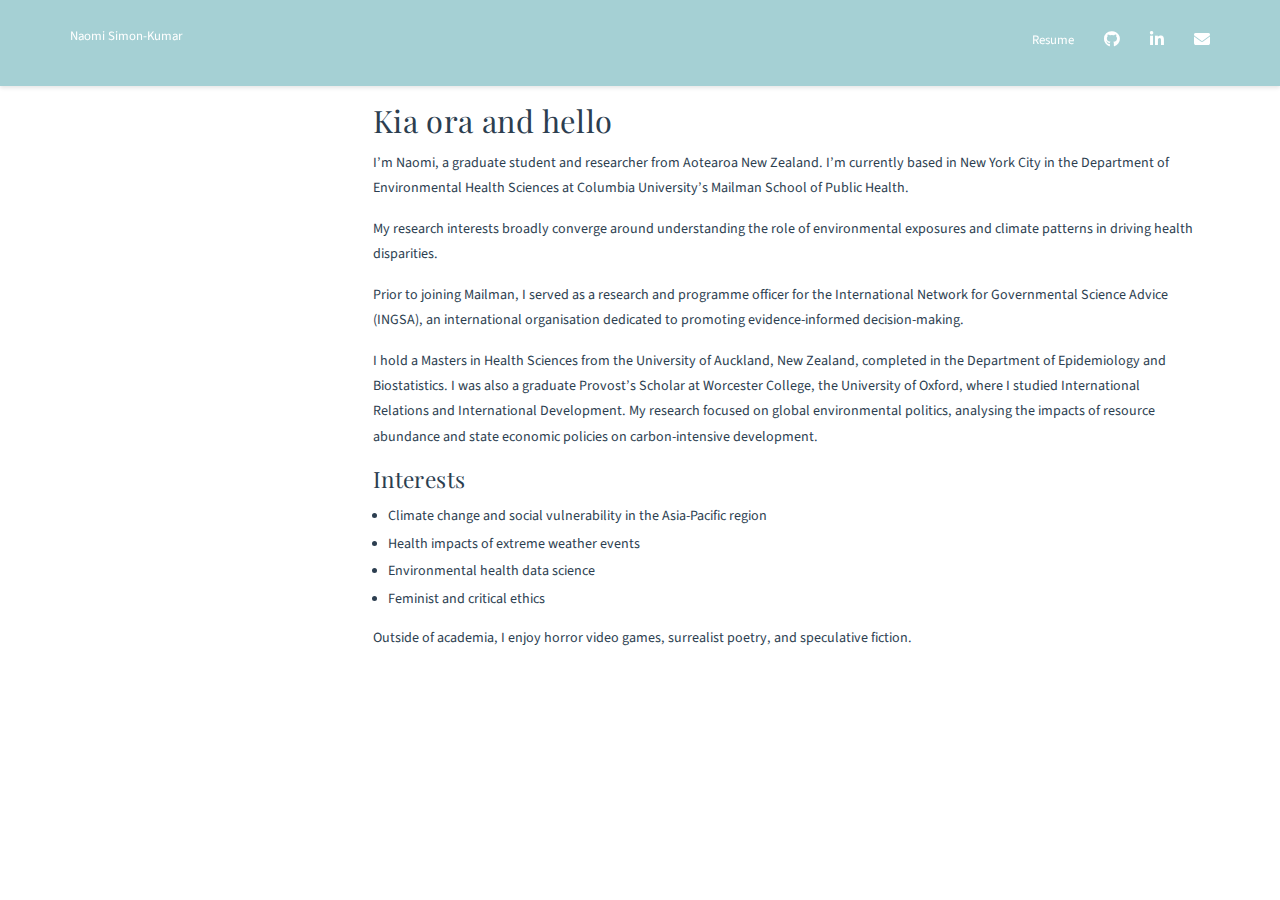
<file: index.html>
<!DOCTYPE html>

<html>

<head>

<meta charset="utf-8" />
<meta name="generator" content="pandoc" />
<meta http-equiv="X-UA-Compatible" content="IE=EDGE" />




<title>index.knit</title>

<script src="site_libs/header-attrs-2.28/header-attrs.js"></script>
<script src="site_libs/jquery-3.6.0/jquery-3.6.0.min.js"></script>
<meta name="viewport" content="width=device-width, initial-scale=1" />
<link href="site_libs/bootstrap-3.3.5/css/flatly.min.css" rel="stylesheet" />
<script src="site_libs/bootstrap-3.3.5/js/bootstrap.min.js"></script>
<script src="site_libs/bootstrap-3.3.5/shim/html5shiv.min.js"></script>
<script src="site_libs/bootstrap-3.3.5/shim/respond.min.js"></script>
<style>h1 {font-size: 34px;}
       h1.title {font-size: 38px;}
       h2 {font-size: 30px;}
       h3 {font-size: 24px;}
       h4 {font-size: 18px;}
       h5 {font-size: 16px;}
       h6 {font-size: 12px;}
       code {color: inherit; background-color: rgba(0, 0, 0, 0.04);}
       pre:not([class]) { background-color: white }</style>
<script src="site_libs/jqueryui-1.13.2/jquery-ui.min.js"></script>
<link href="site_libs/tocify-1.9.1/jquery.tocify.css" rel="stylesheet" />
<script src="site_libs/tocify-1.9.1/jquery.tocify.js"></script>
<script src="site_libs/navigation-1.1/tabsets.js"></script>
<link href="site_libs/highlightjs-9.12.0/default.css" rel="stylesheet" />
<script src="site_libs/highlightjs-9.12.0/highlight.js"></script>
<link href="site_libs/font-awesome-6.4.2/css/all.min.css" rel="stylesheet" />
<link href="site_libs/font-awesome-6.4.2/css/v4-shims.min.css" rel="stylesheet" />

<style type="text/css">
  code{white-space: pre-wrap;}
  span.smallcaps{font-variant: small-caps;}
  span.underline{text-decoration: underline;}
  div.column{display: inline-block; vertical-align: top; width: 50%;}
  div.hanging-indent{margin-left: 1.5em; text-indent: -1.5em;}
  ul.task-list{list-style: none;}
    </style>

<style type="text/css">code{white-space: pre;}</style>
<script type="text/javascript">
if (window.hljs) {
  hljs.configure({languages: []});
  hljs.initHighlightingOnLoad();
  if (document.readyState && document.readyState === "complete") {
    window.setTimeout(function() { hljs.initHighlighting(); }, 0);
  }
}
</script>






<link rel="stylesheet" href="styles.css" type="text/css" />



<style type = "text/css">
.main-container {
  max-width: 940px;
  margin-left: auto;
  margin-right: auto;
}
img {
  max-width:100%;
}
.tabbed-pane {
  padding-top: 12px;
}
.html-widget {
  margin-bottom: 20px;
}
button.code-folding-btn:focus {
  outline: none;
}
summary {
  display: list-item;
}
details > summary > p:only-child {
  display: inline;
}
pre code {
  padding: 0;
}
</style>


<style type="text/css">
.dropdown-submenu {
  position: relative;
}
.dropdown-submenu>.dropdown-menu {
  top: 0;
  left: 100%;
  margin-top: -6px;
  margin-left: -1px;
  border-radius: 0 6px 6px 6px;
}
.dropdown-submenu:hover>.dropdown-menu {
  display: block;
}
.dropdown-submenu>a:after {
  display: block;
  content: " ";
  float: right;
  width: 0;
  height: 0;
  border-color: transparent;
  border-style: solid;
  border-width: 5px 0 5px 5px;
  border-left-color: #cccccc;
  margin-top: 5px;
  margin-right: -10px;
}
.dropdown-submenu:hover>a:after {
  border-left-color: #adb5bd;
}
.dropdown-submenu.pull-left {
  float: none;
}
.dropdown-submenu.pull-left>.dropdown-menu {
  left: -100%;
  margin-left: 10px;
  border-radius: 6px 0 6px 6px;
}
</style>

<script type="text/javascript">
// manage active state of menu based on current page
$(document).ready(function () {
  // active menu anchor
  href = window.location.pathname
  href = href.substr(href.lastIndexOf('/') + 1)
  if (href === "")
    href = "index.html";
  var menuAnchor = $('a[href="' + href + '"]');

  // mark the anchor link active (and if it's in a dropdown, also mark that active)
  var dropdown = menuAnchor.closest('li.dropdown');
  if (window.bootstrap) { // Bootstrap 4+
    menuAnchor.addClass('active');
    dropdown.find('> .dropdown-toggle').addClass('active');
  } else { // Bootstrap 3
    menuAnchor.parent().addClass('active');
    dropdown.addClass('active');
  }

  // Navbar adjustments
  var navHeight = $(".navbar").first().height() + 15;
  var style = document.createElement('style');
  var pt = "padding-top: " + navHeight + "px; ";
  var mt = "margin-top: -" + navHeight + "px; ";
  var css = "";
  // offset scroll position for anchor links (for fixed navbar)
  for (var i = 1; i <= 6; i++) {
    css += ".section h" + i + "{ " + pt + mt + "}\n";
  }
  style.innerHTML = "body {" + pt + "padding-bottom: 40px; }\n" + css;
  document.head.appendChild(style);
});
</script>

<!-- tabsets -->

<style type="text/css">
.tabset-dropdown > .nav-tabs {
  display: inline-table;
  max-height: 500px;
  min-height: 44px;
  overflow-y: auto;
  border: 1px solid #ddd;
  border-radius: 4px;
}

.tabset-dropdown > .nav-tabs > li.active:before, .tabset-dropdown > .nav-tabs.nav-tabs-open:before {
  content: "\e259";
  font-family: 'Glyphicons Halflings';
  display: inline-block;
  padding: 10px;
  border-right: 1px solid #ddd;
}

.tabset-dropdown > .nav-tabs.nav-tabs-open > li.active:before {
  content: "\e258";
  font-family: 'Glyphicons Halflings';
  border: none;
}

.tabset-dropdown > .nav-tabs > li.active {
  display: block;
}

.tabset-dropdown > .nav-tabs > li > a,
.tabset-dropdown > .nav-tabs > li > a:focus,
.tabset-dropdown > .nav-tabs > li > a:hover {
  border: none;
  display: inline-block;
  border-radius: 4px;
  background-color: transparent;
}

.tabset-dropdown > .nav-tabs.nav-tabs-open > li {
  display: block;
  float: none;
}

.tabset-dropdown > .nav-tabs > li {
  display: none;
}
</style>

<!-- code folding -->



<style type="text/css">

#TOC {
  margin: 25px 0px 20px 0px;
}
@media (max-width: 768px) {
#TOC {
  position: relative;
  width: 100%;
}
}

@media print {
.toc-content {
  /* see https://github.com/w3c/csswg-drafts/issues/4434 */
  float: right;
}
}

.toc-content {
  padding-left: 30px;
  padding-right: 40px;
}

div.main-container {
  max-width: 1200px;
}

div.tocify {
  width: 20%;
  max-width: 260px;
  max-height: 85%;
}

@media (min-width: 768px) and (max-width: 991px) {
  div.tocify {
    width: 25%;
  }
}

@media (max-width: 767px) {
  div.tocify {
    width: 100%;
    max-width: none;
  }
}

.tocify ul, .tocify li {
  line-height: 20px;
}

.tocify-subheader .tocify-item {
  font-size: 0.90em;
}

.tocify .list-group-item {
  border-radius: 0px;
}


</style>



</head>

<body>


<div class="container-fluid main-container">


<!-- setup 3col/9col grid for toc_float and main content  -->
<div class="row">
<div class="col-xs-12 col-sm-4 col-md-3">
<div id="TOC" class="tocify">
</div>
</div>

<div class="toc-content col-xs-12 col-sm-8 col-md-9">




<div class="navbar navbar-default  navbar-fixed-top" role="navigation">
  <div class="container">
    <div class="navbar-header">
      <button type="button" class="navbar-toggle collapsed" data-toggle="collapse" data-bs-toggle="collapse" data-target="#navbar" data-bs-target="#navbar">
        <span class="icon-bar"></span>
        <span class="icon-bar"></span>
        <span class="icon-bar"></span>
      </button>
      <a class="navbar-brand" href="index.html">Naomi Simon-Kumar</a>
    </div>
    <div id="navbar" class="navbar-collapse collapse">
      <ul class="nav navbar-nav">
        
      </ul>
      <ul class="nav navbar-nav navbar-right">
        <li>
  <a href="resume.html">Resume</a>
</li>
<li>
  <a href="http://github.com/naomi-sk">
    <span class="fa fa-github fa-lg"></span>
     
  </a>
</li>
<li>
  <a href="https://linkedin.com/in/naomisimonkumar">
    <span class="fa fa-linkedin fa-lg"></span>
     
  </a>
</li>
<li>
  <a href="mailto:naomi.simonkumar@outlook.com">
    <span class="fa fa-envelope fa-lg"></span>
     
  </a>
</li>
      </ul>
    </div><!--/.nav-collapse -->
  </div><!--/.container -->
</div><!--/.navbar -->

<div id="header">




</div>


<div id="kia-ora-and-hello" class="section level1">
<h1>Kia ora and hello</h1>
<p>I’m Naomi, a graduate student and researcher from Aotearoa New
Zealand. I’m currently based in New York City in the Department of
Environmental Health Sciences at Columbia University’s Mailman School of
Public Health.</p>
<p>My research interests broadly converge around understanding the role
of environmental exposures and climate patterns in driving health
disparities.</p>
<p>Prior to joining Mailman, I served as a research and programme
officer for the International Network for Governmental Science Advice
(INGSA), an international organisation dedicated to promoting
evidence-informed decision-making.</p>
<p>I hold a Masters in Health Sciences from the University of Auckland,
New Zealand, completed in the Department of Epidemiology and
Biostatistics. I was also a graduate Provost’s Scholar at Worcester
College, the University of Oxford, where I studied International
Relations and International Development. My research focused on global
environmental politics, analysing the impacts of resource abundance and
state economic policies on carbon-intensive development.</p>
<div id="interests" class="section level2">
<h2>Interests</h2>
<ul>
<li>Climate change and social vulnerability in the Asia-Pacific
region</li>
<li>Health impacts of extreme weather events</li>
<li>Environmental health data science</li>
<li>Feminist and critical ethics</li>
</ul>
<p>Outside of academia, I enjoy horror video games, surrealist poetry,
and speculative fiction.</p>
</div>
</div>



</div>
</div>

</div>

<script>

// add bootstrap table styles to pandoc tables
function bootstrapStylePandocTables() {
  $('tr.odd').parent('tbody').parent('table').addClass('table table-condensed');
}
$(document).ready(function () {
  bootstrapStylePandocTables();
});


</script>

<!-- tabsets -->

<script>
$(document).ready(function () {
  window.buildTabsets("TOC");
});

$(document).ready(function () {
  $('.tabset-dropdown > .nav-tabs > li').click(function () {
    $(this).parent().toggleClass('nav-tabs-open');
  });
});
</script>

<!-- code folding -->

<script>
$(document).ready(function ()  {

    // temporarily add toc-ignore selector to headers for the consistency with Pandoc
    $('.unlisted.unnumbered').addClass('toc-ignore')

    // move toc-ignore selectors from section div to header
    $('div.section.toc-ignore')
        .removeClass('toc-ignore')
        .children('h1,h2,h3,h4,h5').addClass('toc-ignore');

    // establish options
    var options = {
      selectors: "h1,h2,h3",
      theme: "bootstrap3",
      context: '.toc-content',
      hashGenerator: function (text) {
        return text.replace(/[.\\/?&!#<>]/g, '').replace(/\s/g, '_');
      },
      ignoreSelector: ".toc-ignore",
      scrollTo: 0
    };
    options.showAndHide = true;
    options.smoothScroll = true;

    // tocify
    var toc = $("#TOC").tocify(options).data("toc-tocify");
});
</script>

<!-- dynamically load mathjax for compatibility with self-contained -->
<script>
  (function () {
    var script = document.createElement("script");
    script.type = "text/javascript";
    script.src  = "https://mathjax.rstudio.com/latest/MathJax.js?config=TeX-AMS-MML_HTMLorMML";
    document.getElementsByTagName("head")[0].appendChild(script);
  })();
</script>

</body>
</html>
</file>
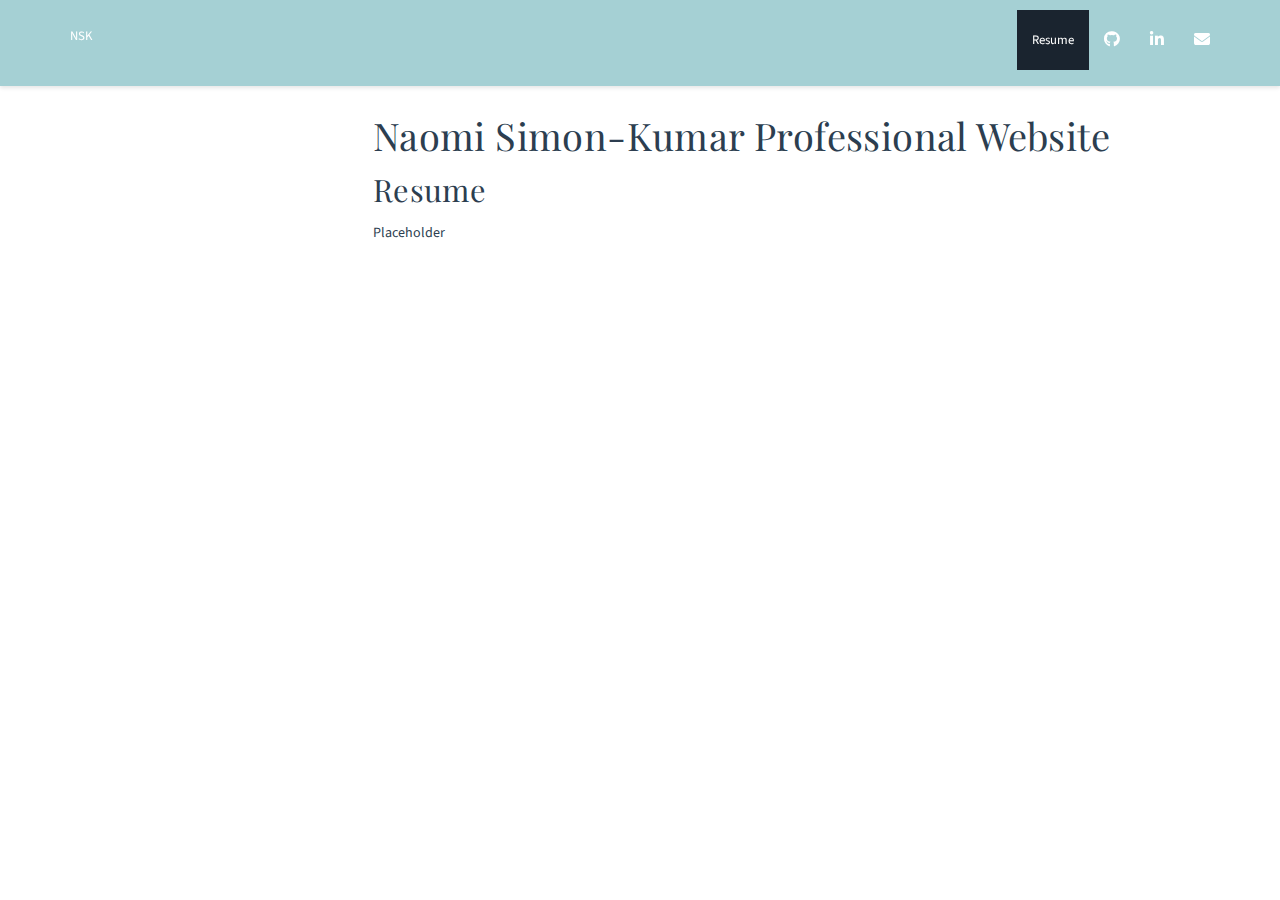
<file: about.html>
<!DOCTYPE html>

<html>

<head>

<meta charset="utf-8" />
<meta name="generator" content="pandoc" />
<meta http-equiv="X-UA-Compatible" content="IE=EDGE" />




<title>Naomi Simon-Kumar Professional Website</title>

<script src="site_libs/header-attrs-2.28/header-attrs.js"></script>
<script src="site_libs/jquery-3.6.0/jquery-3.6.0.min.js"></script>
<meta name="viewport" content="width=device-width, initial-scale=1" />
<link href="site_libs/bootstrap-3.3.5/css/flatly.min.css" rel="stylesheet" />
<script src="site_libs/bootstrap-3.3.5/js/bootstrap.min.js"></script>
<script src="site_libs/bootstrap-3.3.5/shim/html5shiv.min.js"></script>
<script src="site_libs/bootstrap-3.3.5/shim/respond.min.js"></script>
<style>h1 {font-size: 34px;}
       h1.title {font-size: 38px;}
       h2 {font-size: 30px;}
       h3 {font-size: 24px;}
       h4 {font-size: 18px;}
       h5 {font-size: 16px;}
       h6 {font-size: 12px;}
       code {color: inherit; background-color: rgba(0, 0, 0, 0.04);}
       pre:not([class]) { background-color: white }</style>
<script src="site_libs/jqueryui-1.13.2/jquery-ui.min.js"></script>
<link href="site_libs/tocify-1.9.1/jquery.tocify.css" rel="stylesheet" />
<script src="site_libs/tocify-1.9.1/jquery.tocify.js"></script>
<script src="site_libs/navigation-1.1/tabsets.js"></script>
<link href="site_libs/highlightjs-9.12.0/default.css" rel="stylesheet" />
<script src="site_libs/highlightjs-9.12.0/highlight.js"></script>
<link href="site_libs/font-awesome-6.4.2/css/all.min.css" rel="stylesheet" />
<link href="site_libs/font-awesome-6.4.2/css/v4-shims.min.css" rel="stylesheet" />

<style type="text/css">
  code{white-space: pre-wrap;}
  span.smallcaps{font-variant: small-caps;}
  span.underline{text-decoration: underline;}
  div.column{display: inline-block; vertical-align: top; width: 50%;}
  div.hanging-indent{margin-left: 1.5em; text-indent: -1.5em;}
  ul.task-list{list-style: none;}
    </style>

<style type="text/css">code{white-space: pre;}</style>
<script type="text/javascript">
if (window.hljs) {
  hljs.configure({languages: []});
  hljs.initHighlightingOnLoad();
  if (document.readyState && document.readyState === "complete") {
    window.setTimeout(function() { hljs.initHighlighting(); }, 0);
  }
}
</script>






<link rel="stylesheet" href="styles.css" type="text/css" />



<style type = "text/css">
.main-container {
  max-width: 940px;
  margin-left: auto;
  margin-right: auto;
}
img {
  max-width:100%;
}
.tabbed-pane {
  padding-top: 12px;
}
.html-widget {
  margin-bottom: 20px;
}
button.code-folding-btn:focus {
  outline: none;
}
summary {
  display: list-item;
}
details > summary > p:only-child {
  display: inline;
}
pre code {
  padding: 0;
}
</style>


<style type="text/css">
.dropdown-submenu {
  position: relative;
}
.dropdown-submenu>.dropdown-menu {
  top: 0;
  left: 100%;
  margin-top: -6px;
  margin-left: -1px;
  border-radius: 0 6px 6px 6px;
}
.dropdown-submenu:hover>.dropdown-menu {
  display: block;
}
.dropdown-submenu>a:after {
  display: block;
  content: " ";
  float: right;
  width: 0;
  height: 0;
  border-color: transparent;
  border-style: solid;
  border-width: 5px 0 5px 5px;
  border-left-color: #cccccc;
  margin-top: 5px;
  margin-right: -10px;
}
.dropdown-submenu:hover>a:after {
  border-left-color: #adb5bd;
}
.dropdown-submenu.pull-left {
  float: none;
}
.dropdown-submenu.pull-left>.dropdown-menu {
  left: -100%;
  margin-left: 10px;
  border-radius: 6px 0 6px 6px;
}
</style>

<script type="text/javascript">
// manage active state of menu based on current page
$(document).ready(function () {
  // active menu anchor
  href = window.location.pathname
  href = href.substr(href.lastIndexOf('/') + 1)
  if (href === "")
    href = "index.html";
  var menuAnchor = $('a[href="' + href + '"]');

  // mark the anchor link active (and if it's in a dropdown, also mark that active)
  var dropdown = menuAnchor.closest('li.dropdown');
  if (window.bootstrap) { // Bootstrap 4+
    menuAnchor.addClass('active');
    dropdown.find('> .dropdown-toggle').addClass('active');
  } else { // Bootstrap 3
    menuAnchor.parent().addClass('active');
    dropdown.addClass('active');
  }

  // Navbar adjustments
  var navHeight = $(".navbar").first().height() + 15;
  var style = document.createElement('style');
  var pt = "padding-top: " + navHeight + "px; ";
  var mt = "margin-top: -" + navHeight + "px; ";
  var css = "";
  // offset scroll position for anchor links (for fixed navbar)
  for (var i = 1; i <= 6; i++) {
    css += ".section h" + i + "{ " + pt + mt + "}\n";
  }
  style.innerHTML = "body {" + pt + "padding-bottom: 40px; }\n" + css;
  document.head.appendChild(style);
});
</script>

<!-- tabsets -->

<style type="text/css">
.tabset-dropdown > .nav-tabs {
  display: inline-table;
  max-height: 500px;
  min-height: 44px;
  overflow-y: auto;
  border: 1px solid #ddd;
  border-radius: 4px;
}

.tabset-dropdown > .nav-tabs > li.active:before, .tabset-dropdown > .nav-tabs.nav-tabs-open:before {
  content: "\e259";
  font-family: 'Glyphicons Halflings';
  display: inline-block;
  padding: 10px;
  border-right: 1px solid #ddd;
}

.tabset-dropdown > .nav-tabs.nav-tabs-open > li.active:before {
  content: "\e258";
  font-family: 'Glyphicons Halflings';
  border: none;
}

.tabset-dropdown > .nav-tabs > li.active {
  display: block;
}

.tabset-dropdown > .nav-tabs > li > a,
.tabset-dropdown > .nav-tabs > li > a:focus,
.tabset-dropdown > .nav-tabs > li > a:hover {
  border: none;
  display: inline-block;
  border-radius: 4px;
  background-color: transparent;
}

.tabset-dropdown > .nav-tabs.nav-tabs-open > li {
  display: block;
  float: none;
}

.tabset-dropdown > .nav-tabs > li {
  display: none;
}
</style>

<!-- code folding -->



<style type="text/css">

#TOC {
  margin: 25px 0px 20px 0px;
}
@media (max-width: 768px) {
#TOC {
  position: relative;
  width: 100%;
}
}

@media print {
.toc-content {
  /* see https://github.com/w3c/csswg-drafts/issues/4434 */
  float: right;
}
}

.toc-content {
  padding-left: 30px;
  padding-right: 40px;
}

div.main-container {
  max-width: 1200px;
}

div.tocify {
  width: 20%;
  max-width: 260px;
  max-height: 85%;
}

@media (min-width: 768px) and (max-width: 991px) {
  div.tocify {
    width: 25%;
  }
}

@media (max-width: 767px) {
  div.tocify {
    width: 100%;
    max-width: none;
  }
}

.tocify ul, .tocify li {
  line-height: 20px;
}

.tocify-subheader .tocify-item {
  font-size: 0.90em;
}

.tocify .list-group-item {
  border-radius: 0px;
}


</style>



</head>

<body>


<div class="container-fluid main-container">


<!-- setup 3col/9col grid for toc_float and main content  -->
<div class="row">
<div class="col-xs-12 col-sm-4 col-md-3">
<div id="TOC" class="tocify">
</div>
</div>

<div class="toc-content col-xs-12 col-sm-8 col-md-9">




<div class="navbar navbar-default  navbar-fixed-top" role="navigation">
  <div class="container">
    <div class="navbar-header">
      <button type="button" class="navbar-toggle collapsed" data-toggle="collapse" data-bs-toggle="collapse" data-target="#navbar" data-bs-target="#navbar">
        <span class="icon-bar"></span>
        <span class="icon-bar"></span>
        <span class="icon-bar"></span>
      </button>
      <a class="navbar-brand" href="index.html">NSK</a>
    </div>
    <div id="navbar" class="navbar-collapse collapse">
      <ul class="nav navbar-nav">
        
      </ul>
      <ul class="nav navbar-nav navbar-right">
        <li>
  <a href="about.html">Resume</a>
</li>
<li>
  <a href="http://github.com/naomi-sk">
    <span class="fa fa-github fa-lg"></span>
     
  </a>
</li>
<li>
  <a href="https://linkedin.com/in/naomisimonkumar">
    <span class="fa fa-linkedin fa-lg"></span>
     
  </a>
</li>
<li>
  <a href="mailto:naomi.simonkumar@outlook.com">
    <span class="fa fa-envelope fa-lg"></span>
     
  </a>
</li>
      </ul>
    </div><!--/.nav-collapse -->
  </div><!--/.container -->
</div><!--/.navbar -->

<div id="header">



<h1 class="title toc-ignore">Naomi Simon-Kumar Professional Website</h1>

</div>


<div id="resume" class="section level1">
<h1>Resume</h1>
<p>Placeholder</p>
</div>



</div>
</div>

</div>

<script>

// add bootstrap table styles to pandoc tables
function bootstrapStylePandocTables() {
  $('tr.odd').parent('tbody').parent('table').addClass('table table-condensed');
}
$(document).ready(function () {
  bootstrapStylePandocTables();
});


</script>

<!-- tabsets -->

<script>
$(document).ready(function () {
  window.buildTabsets("TOC");
});

$(document).ready(function () {
  $('.tabset-dropdown > .nav-tabs > li').click(function () {
    $(this).parent().toggleClass('nav-tabs-open');
  });
});
</script>

<!-- code folding -->

<script>
$(document).ready(function ()  {

    // temporarily add toc-ignore selector to headers for the consistency with Pandoc
    $('.unlisted.unnumbered').addClass('toc-ignore')

    // move toc-ignore selectors from section div to header
    $('div.section.toc-ignore')
        .removeClass('toc-ignore')
        .children('h1,h2,h3,h4,h5').addClass('toc-ignore');

    // establish options
    var options = {
      selectors: "h1,h2,h3",
      theme: "bootstrap3",
      context: '.toc-content',
      hashGenerator: function (text) {
        return text.replace(/[.\\/?&!#<>]/g, '').replace(/\s/g, '_');
      },
      ignoreSelector: ".toc-ignore",
      scrollTo: 0
    };
    options.showAndHide = true;
    options.smoothScroll = true;

    // tocify
    var toc = $("#TOC").tocify(options).data("toc-tocify");
});
</script>

<!-- dynamically load mathjax for compatibility with self-contained -->
<script>
  (function () {
    var script = document.createElement("script");
    script.type = "text/javascript";
    script.src  = "https://mathjax.rstudio.com/latest/MathJax.js?config=TeX-AMS-MML_HTMLorMML";
    document.getElementsByTagName("head")[0].appendChild(script);
  })();
</script>

</body>
</html>
</file>
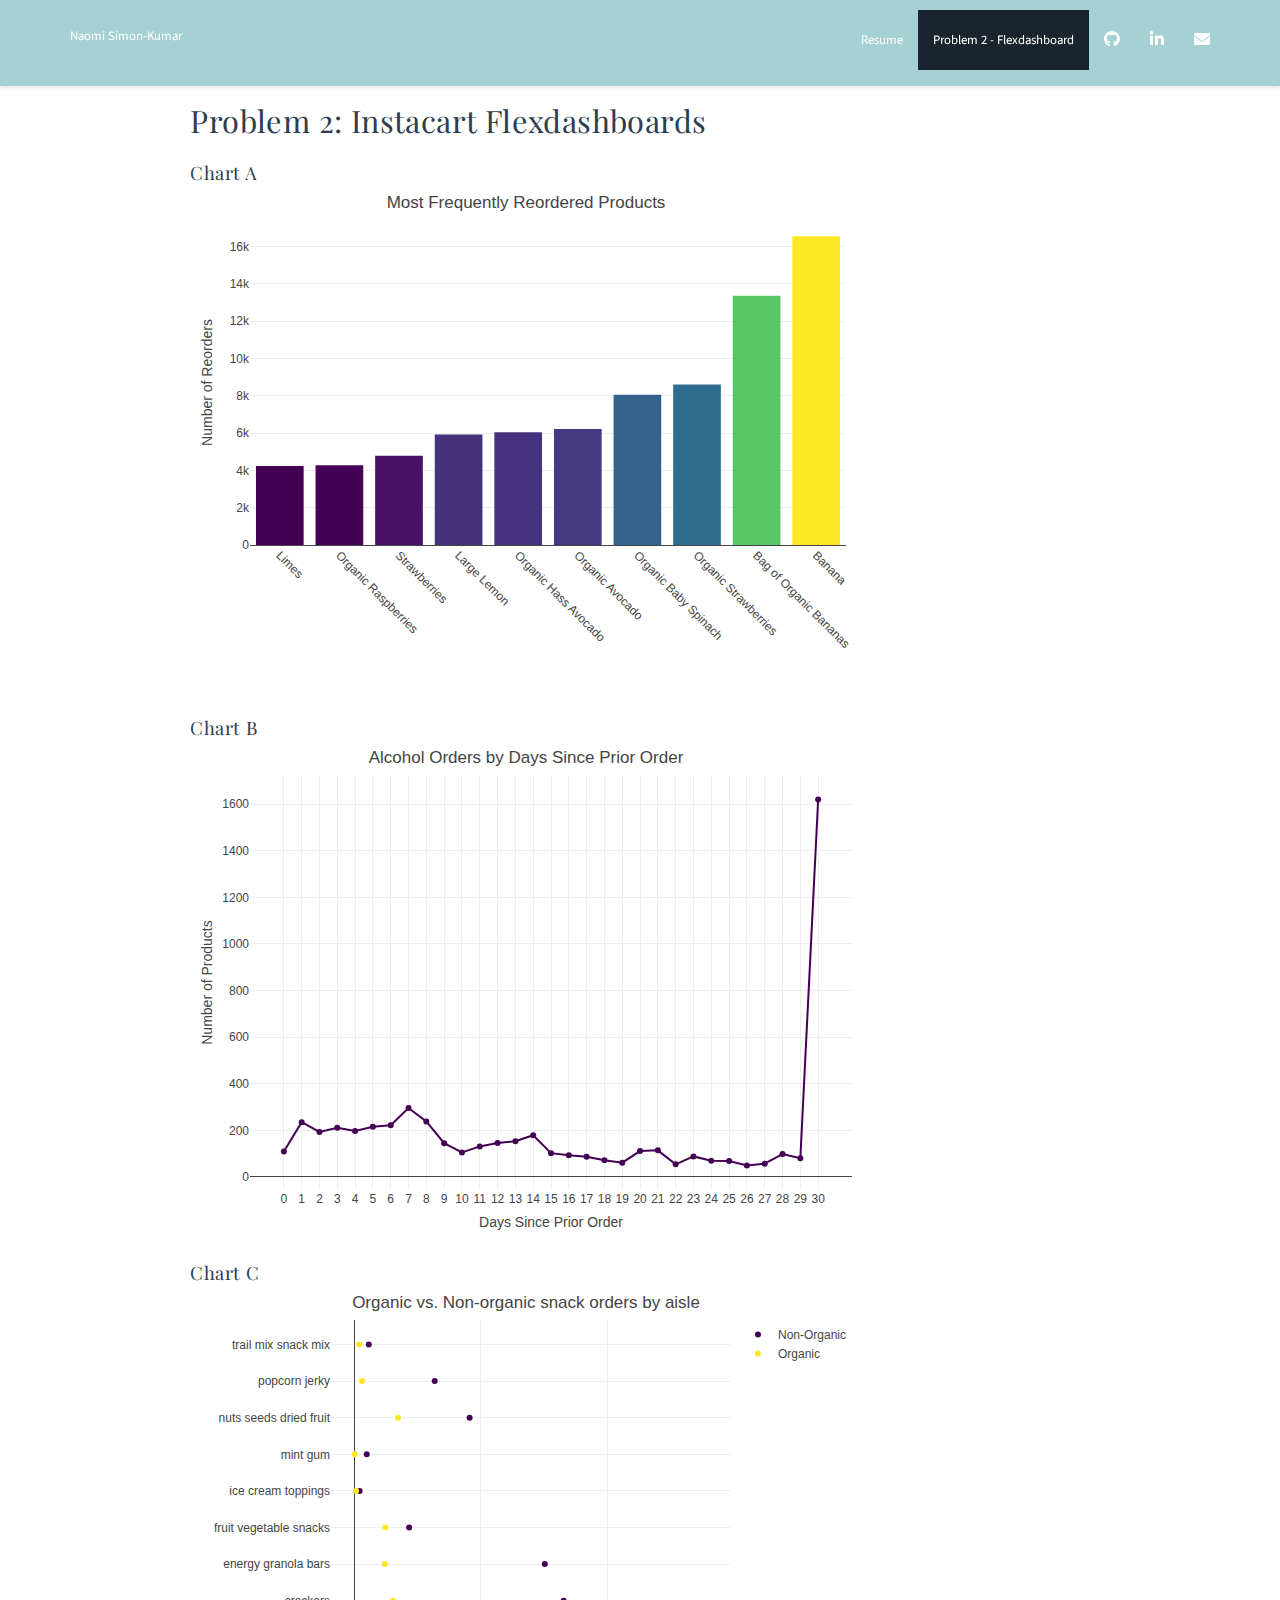
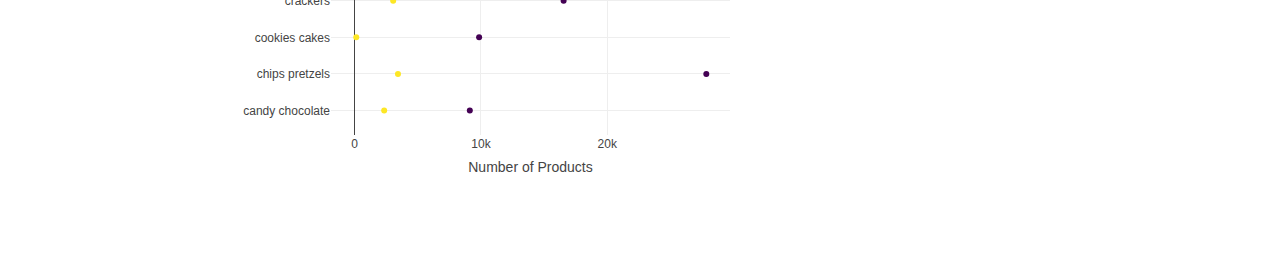
<file: problem2_flexdashboard.html>
<!DOCTYPE html>

<html>

<head>

<meta charset="utf-8" />
<meta name="generator" content="pandoc" />
<meta http-equiv="X-UA-Compatible" content="IE=EDGE" />




<title>problem2_flexdashboard.knit</title>

<script src="site_libs/header-attrs-2.28/header-attrs.js"></script>
<script src="site_libs/jquery-3.6.0/jquery-3.6.0.min.js"></script>
<meta name="viewport" content="width=device-width, initial-scale=1" />
<link href="site_libs/bootstrap-3.3.5/css/flatly.min.css" rel="stylesheet" />
<script src="site_libs/bootstrap-3.3.5/js/bootstrap.min.js"></script>
<script src="site_libs/bootstrap-3.3.5/shim/html5shiv.min.js"></script>
<script src="site_libs/bootstrap-3.3.5/shim/respond.min.js"></script>
<style>h1 {font-size: 34px;}
       h1.title {font-size: 38px;}
       h2 {font-size: 30px;}
       h3 {font-size: 24px;}
       h4 {font-size: 18px;}
       h5 {font-size: 16px;}
       h6 {font-size: 12px;}
       code {color: inherit; background-color: rgba(0, 0, 0, 0.04);}
       pre:not([class]) { background-color: white }</style>
<script src="site_libs/navigation-1.1/tabsets.js"></script>
<link href="site_libs/highlightjs-9.12.0/default.css" rel="stylesheet" />
<script src="site_libs/highlightjs-9.12.0/highlight.js"></script>
<link href="site_libs/pagedtable-1.1/css/pagedtable.css" rel="stylesheet" />
<script src="site_libs/pagedtable-1.1/js/pagedtable.js"></script>
<link href="site_libs/htmltools-fill-0.5.8.1/fill.css" rel="stylesheet" />
<script src="site_libs/htmlwidgets-1.6.4/htmlwidgets.js"></script>
<script src="site_libs/plotly-binding-4.10.4/plotly.js"></script>
<script src="site_libs/typedarray-0.1/typedarray.min.js"></script>
<link href="site_libs/crosstalk-1.2.1/css/crosstalk.min.css" rel="stylesheet" />
<script src="site_libs/crosstalk-1.2.1/js/crosstalk.min.js"></script>
<link href="site_libs/plotly-htmlwidgets-css-2.11.1/plotly-htmlwidgets.css" rel="stylesheet" />
<script src="site_libs/plotly-main-2.11.1/plotly-latest.min.js"></script>
<link href="site_libs/font-awesome-6.4.2/css/all.min.css" rel="stylesheet" />
<link href="site_libs/font-awesome-6.4.2/css/v4-shims.min.css" rel="stylesheet" />

<style type="text/css">
  code{white-space: pre-wrap;}
  span.smallcaps{font-variant: small-caps;}
  span.underline{text-decoration: underline;}
  div.column{display: inline-block; vertical-align: top; width: 50%;}
  div.hanging-indent{margin-left: 1.5em; text-indent: -1.5em;}
  ul.task-list{list-style: none;}
    </style>

<style type="text/css">code{white-space: pre;}</style>
<script type="text/javascript">
if (window.hljs) {
  hljs.configure({languages: []});
  hljs.initHighlightingOnLoad();
  if (document.readyState && document.readyState === "complete") {
    window.setTimeout(function() { hljs.initHighlighting(); }, 0);
  }
}
</script>






<link rel="stylesheet" href="styles.css" type="text/css" />



<style type = "text/css">
.main-container {
  max-width: 940px;
  margin-left: auto;
  margin-right: auto;
}
img {
  max-width:100%;
}
.tabbed-pane {
  padding-top: 12px;
}
.html-widget {
  margin-bottom: 20px;
}
button.code-folding-btn:focus {
  outline: none;
}
summary {
  display: list-item;
}
details > summary > p:only-child {
  display: inline;
}
pre code {
  padding: 0;
}
</style>


<style type="text/css">
.dropdown-submenu {
  position: relative;
}
.dropdown-submenu>.dropdown-menu {
  top: 0;
  left: 100%;
  margin-top: -6px;
  margin-left: -1px;
  border-radius: 0 6px 6px 6px;
}
.dropdown-submenu:hover>.dropdown-menu {
  display: block;
}
.dropdown-submenu>a:after {
  display: block;
  content: " ";
  float: right;
  width: 0;
  height: 0;
  border-color: transparent;
  border-style: solid;
  border-width: 5px 0 5px 5px;
  border-left-color: #cccccc;
  margin-top: 5px;
  margin-right: -10px;
}
.dropdown-submenu:hover>a:after {
  border-left-color: #adb5bd;
}
.dropdown-submenu.pull-left {
  float: none;
}
.dropdown-submenu.pull-left>.dropdown-menu {
  left: -100%;
  margin-left: 10px;
  border-radius: 6px 0 6px 6px;
}
</style>

<script type="text/javascript">
// manage active state of menu based on current page
$(document).ready(function () {
  // active menu anchor
  href = window.location.pathname
  href = href.substr(href.lastIndexOf('/') + 1)
  if (href === "")
    href = "index.html";
  var menuAnchor = $('a[href="' + href + '"]');

  // mark the anchor link active (and if it's in a dropdown, also mark that active)
  var dropdown = menuAnchor.closest('li.dropdown');
  if (window.bootstrap) { // Bootstrap 4+
    menuAnchor.addClass('active');
    dropdown.find('> .dropdown-toggle').addClass('active');
  } else { // Bootstrap 3
    menuAnchor.parent().addClass('active');
    dropdown.addClass('active');
  }

  // Navbar adjustments
  var navHeight = $(".navbar").first().height() + 15;
  var style = document.createElement('style');
  var pt = "padding-top: " + navHeight + "px; ";
  var mt = "margin-top: -" + navHeight + "px; ";
  var css = "";
  // offset scroll position for anchor links (for fixed navbar)
  for (var i = 1; i <= 6; i++) {
    css += ".section h" + i + "{ " + pt + mt + "}\n";
  }
  style.innerHTML = "body {" + pt + "padding-bottom: 40px; }\n" + css;
  document.head.appendChild(style);
});
</script>

<!-- tabsets -->

<style type="text/css">
.tabset-dropdown > .nav-tabs {
  display: inline-table;
  max-height: 500px;
  min-height: 44px;
  overflow-y: auto;
  border: 1px solid #ddd;
  border-radius: 4px;
}

.tabset-dropdown > .nav-tabs > li.active:before, .tabset-dropdown > .nav-tabs.nav-tabs-open:before {
  content: "\e259";
  font-family: 'Glyphicons Halflings';
  display: inline-block;
  padding: 10px;
  border-right: 1px solid #ddd;
}

.tabset-dropdown > .nav-tabs.nav-tabs-open > li.active:before {
  content: "\e258";
  font-family: 'Glyphicons Halflings';
  border: none;
}

.tabset-dropdown > .nav-tabs > li.active {
  display: block;
}

.tabset-dropdown > .nav-tabs > li > a,
.tabset-dropdown > .nav-tabs > li > a:focus,
.tabset-dropdown > .nav-tabs > li > a:hover {
  border: none;
  display: inline-block;
  border-radius: 4px;
  background-color: transparent;
}

.tabset-dropdown > .nav-tabs.nav-tabs-open > li {
  display: block;
  float: none;
}

.tabset-dropdown > .nav-tabs > li {
  display: none;
}
</style>

<!-- code folding -->




</head>

<body>


<div class="container-fluid main-container">




<div class="navbar navbar-default  navbar-fixed-top" role="navigation">
  <div class="container">
    <div class="navbar-header">
      <button type="button" class="navbar-toggle collapsed" data-toggle="collapse" data-bs-toggle="collapse" data-target="#navbar" data-bs-target="#navbar">
        <span class="icon-bar"></span>
        <span class="icon-bar"></span>
        <span class="icon-bar"></span>
      </button>
      <a class="navbar-brand" href="index.html">Naomi Simon-Kumar</a>
    </div>
    <div id="navbar" class="navbar-collapse collapse">
      <ul class="nav navbar-nav">
        
      </ul>
      <ul class="nav navbar-nav navbar-right">
        <li>
  <a href="resume.html">Resume</a>
</li>
<li>
  <a href="problem2_flexdashboard.html">Problem 2 - Flexdashboard</a>
</li>
<li>
  <a href="http://github.com/naomi-sk">
    <span class="fa fa-github fa-lg"></span>
     
  </a>
</li>
<li>
  <a href="https://linkedin.com/in/naomisimonkumar">
    <span class="fa fa-linkedin fa-lg"></span>
     
  </a>
</li>
<li>
  <a href="mailto:naomi.simonkumar@outlook.com">
    <span class="fa fa-envelope fa-lg"></span>
     
  </a>
</li>
      </ul>
    </div><!--/.nav-collapse -->
  </div><!--/.container -->
</div><!--/.navbar -->

<div id="header">




</div>


<div id="problem-2-instacart-flexdashboards" class="section level1">
<h1>Problem 2: Instacart Flexdashboards</h1>
<div id="section" class="section level2" data-width="650">
<h2></h2>
<div id="chart-a" class="section level3">
<h3>Chart A</h3>
<div class="plotly html-widget html-fill-item" id="htmlwidget-2fb3e45804b396b5824d" style="width:672px;height:480px;"></div>
<script type="application/json" data-for="htmlwidget-2fb3e45804b396b5824d">{"x":{"visdat":{"81d450651e89":["function () ","plotlyVisDat"]},"cur_data":"81d450651e89","attrs":{"81d450651e89":{"x":{},"y":{},"marker":{"color":{},"colorscale":"Viridis"},"alpha_stroke":1,"sizes":[10,100],"spans":[1,20],"type":"bar"}},"layout":{"margin":{"b":100,"l":60,"t":25,"r":10},"title":"Most Frequently Reordered Products","xaxis":{"domain":[0,1],"automargin":true,"title":"","tickangle":45,"type":"category","categoryorder":"array","categoryarray":["Limes","Organic Raspberries","Strawberries","Large Lemon","Organic Hass Avocado","Organic Avocado","Organic Baby Spinach","Organic Strawberries","Bag of Organic Bananas","Banana"]},"yaxis":{"domain":[0,1],"automargin":true,"title":"Number of Reorders"},"hovermode":"closest","showlegend":false},"source":"A","config":{"modeBarButtonsToAdd":["hoverclosest","hovercompare"],"showSendToCloud":false},"data":[{"x":["Banana","Bag of Organic Bananas","Organic Strawberries","Organic Baby Spinach","Organic Avocado","Organic Hass Avocado","Large Lemon","Strawberries","Organic Raspberries","Limes"],"y":[16557,13362,8603,8055,6226,6042,5923,4786,4279,4234],"marker":{"color":[16557,13362,8603,8055,6226,6042,5923,4786,4279,4234],"colorscale":"Viridis","line":{"color":"rgba(31,119,180,1)"}},"type":"bar","error_y":{"color":"rgba(31,119,180,1)"},"error_x":{"color":"rgba(31,119,180,1)"},"xaxis":"x","yaxis":"y","frame":null}],"highlight":{"on":"plotly_click","persistent":false,"dynamic":false,"selectize":false,"opacityDim":0.20000000000000001,"selected":{"opacity":1},"debounce":0},"shinyEvents":["plotly_hover","plotly_click","plotly_selected","plotly_relayout","plotly_brushed","plotly_brushing","plotly_clickannotation","plotly_doubleclick","plotly_deselect","plotly_afterplot","plotly_sunburstclick"],"base_url":"https://plot.ly"},"evals":[],"jsHooks":[]}</script>
</div>
</div>
<div id="section-1" class="section level2" data-width="350">
<h2></h2>
<div id="chart-b" class="section level3">
<h3>Chart B</h3>
<div class="plotly html-widget html-fill-item" id="htmlwidget-c8fa3a11a660e277ecec" style="width:672px;height:480px;"></div>
<script type="application/json" data-for="htmlwidget-c8fa3a11a660e277ecec">{"x":{"visdat":{"81d45d67c0":["function () ","plotlyVisDat"]},"cur_data":"81d45d67c0","attrs":{"81d45d67c0":{"x":{},"y":{},"mode":"lines+markers","marker":{"color":"#440154FF"},"line":{"color":"#440154FF"},"alpha_stroke":1,"sizes":[10,100],"spans":[1,20],"type":"scatter"}},"layout":{"margin":{"b":40,"l":60,"t":25,"r":10},"title":"Alcohol Orders by Days Since Prior Order","xaxis":{"domain":[0,1],"automargin":true,"title":"Days Since Prior Order","tickmode":"linear","dtick":1,"categoryorder":"array","categoryarray":[0,1,2,3,4,5,6,7,8,9,10,11,12,13,14,15,16,17,18,19,20,21,22,23,24,25,26,27,28,29,30],"type":"category"},"yaxis":{"domain":[0,1],"automargin":true,"title":"Number of Products"},"showlegend":false,"hovermode":"closest"},"source":"A","config":{"modeBarButtonsToAdd":["hoverclosest","hovercompare"],"showSendToCloud":false},"data":[{"x":["0","1","2","3","4","5","6","7","8","9","10","11","12","13","14","15","16","17","18","19","20","21","22","23","24","25","26","27","28","29","30"],"y":[109,235,193,211,197,215,222,296,238,145,105,131,146,153,179,102,93,87,72,61,111,114,54,88,69,68,49,57,98,80,1620],"mode":"lines+markers","marker":{"color":"#440154FF","line":{"color":"rgba(31,119,180,1)"}},"line":{"color":"#440154FF"},"type":"scatter","error_y":{"color":"rgba(31,119,180,1)"},"error_x":{"color":"rgba(31,119,180,1)"},"xaxis":"x","yaxis":"y","frame":null}],"highlight":{"on":"plotly_click","persistent":false,"dynamic":false,"selectize":false,"opacityDim":0.20000000000000001,"selected":{"opacity":1},"debounce":0},"shinyEvents":["plotly_hover","plotly_click","plotly_selected","plotly_relayout","plotly_brushed","plotly_brushing","plotly_clickannotation","plotly_doubleclick","plotly_deselect","plotly_afterplot","plotly_sunburstclick"],"base_url":"https://plot.ly"},"evals":[],"jsHooks":[]}</script>
</div>
<div id="chart-c" class="section level3">
<h3>Chart C</h3>
<div class="plotly html-widget html-fill-item" id="htmlwidget-10d19f6fb09a01886222" style="width:672px;height:480px;"></div>
<script type="application/json" data-for="htmlwidget-10d19f6fb09a01886222">{"x":{"visdat":{"81d4175b1bbd":["function () ","plotlyVisDat"]},"cur_data":"81d4175b1bbd","attrs":{"81d4175b1bbd":{"x":{},"y":{},"mode":"markers","hoverinfo":"text","text":{},"color":{},"colors":"viridis","alpha_stroke":1,"sizes":[10,100],"spans":[1,20],"type":"scatter"}},"layout":{"margin":{"b":40,"l":60,"t":25,"r":10},"title":"Organic vs. Non-organic snack orders by aisle","xaxis":{"domain":[0,1],"automargin":true,"title":"Number of Products"},"yaxis":{"domain":[0,1],"automargin":true,"title":"","type":"category","categoryorder":"array","categoryarray":["candy chocolate","chips pretzels","cookies cakes","crackers","energy granola bars","fruit vegetable snacks","ice cream toppings","mint gum","nuts seeds dried fruit","popcorn jerky","trail mix snack mix"]},"showlegend":true,"hovermode":"closest"},"source":"A","config":{"modeBarButtonsToAdd":["hoverclosest","hovercompare"],"showSendToCloud":false},"data":[{"x":[27840,16543,15057,9853,9117,9100,6335,4312,1116,959,391],"y":["chips pretzels","crackers","energy granola bars","cookies cakes","candy chocolate","nuts seeds dried fruit","popcorn jerky","fruit vegetable snacks","trail mix snack mix","mint gum","ice cream toppings"],"mode":"markers","hoverinfo":["text","text","text","text","text","text","text","text","text","text","text"],"text":["Aisle: chips pretzels <br>Type: Non-Organic <br>Number of Products: 27840","Aisle: crackers <br>Type: Non-Organic <br>Number of Products: 16543","Aisle: energy granola bars <br>Type: Non-Organic <br>Number of Products: 15057","Aisle: cookies cakes <br>Type: Non-Organic <br>Number of Products: 9853","Aisle: candy chocolate <br>Type: Non-Organic <br>Number of Products: 9117","Aisle: nuts seeds dried fruit <br>Type: Non-Organic <br>Number of Products: 9100","Aisle: popcorn jerky <br>Type: Non-Organic <br>Number of Products: 6335","Aisle: fruit vegetable snacks <br>Type: Non-Organic <br>Number of Products: 4312","Aisle: trail mix snack mix <br>Type: Non-Organic <br>Number of Products: 1116","Aisle: mint gum <br>Type: Non-Organic <br>Number of Products: 959","Aisle: ice cream toppings <br>Type: Non-Organic <br>Number of Products: 391"],"type":"scatter","name":"Non-Organic","marker":{"color":"rgba(68,1,84,1)","line":{"color":"rgba(68,1,84,1)"}},"textfont":{"color":"rgba(68,1,84,1)"},"error_y":{"color":"rgba(68,1,84,1)"},"error_x":{"color":"rgba(68,1,84,1)"},"line":{"color":"rgba(68,1,84,1)"},"xaxis":"x","yaxis":"y","frame":null},{"x":[3432,3429,3049,2429,2392,2336,582,347,127,113,3],"y":["nuts seeds dried fruit","chips pretzels","crackers","fruit vegetable snacks","energy granola bars","candy chocolate","popcorn jerky","trail mix snack mix","cookies cakes","ice cream toppings","mint gum"],"mode":"markers","hoverinfo":["text","text","text","text","text","text","text","text","text","text","text"],"text":["Aisle: nuts seeds dried fruit <br>Type: Organic <br>Number of Products: 3432","Aisle: chips pretzels <br>Type: Organic <br>Number of Products: 3429","Aisle: crackers <br>Type: Organic <br>Number of Products: 3049","Aisle: fruit vegetable snacks <br>Type: Organic <br>Number of Products: 2429","Aisle: energy granola bars <br>Type: Organic <br>Number of Products: 2392","Aisle: candy chocolate <br>Type: Organic <br>Number of Products: 2336","Aisle: popcorn jerky <br>Type: Organic <br>Number of Products: 582","Aisle: trail mix snack mix <br>Type: Organic <br>Number of Products: 347","Aisle: cookies cakes <br>Type: Organic <br>Number of Products: 127","Aisle: ice cream toppings <br>Type: Organic <br>Number of Products: 113","Aisle: mint gum <br>Type: Organic <br>Number of Products: 3"],"type":"scatter","name":"Organic","marker":{"color":"rgba(253,231,37,1)","line":{"color":"rgba(253,231,37,1)"}},"textfont":{"color":"rgba(253,231,37,1)"},"error_y":{"color":"rgba(253,231,37,1)"},"error_x":{"color":"rgba(253,231,37,1)"},"line":{"color":"rgba(253,231,37,1)"},"xaxis":"x","yaxis":"y","frame":null}],"highlight":{"on":"plotly_click","persistent":false,"dynamic":false,"selectize":false,"opacityDim":0.20000000000000001,"selected":{"opacity":1},"debounce":0},"shinyEvents":["plotly_hover","plotly_click","plotly_selected","plotly_relayout","plotly_brushed","plotly_brushing","plotly_clickannotation","plotly_doubleclick","plotly_deselect","plotly_afterplot","plotly_sunburstclick"],"base_url":"https://plot.ly"},"evals":[],"jsHooks":[]}</script>
</div>
</div>
</div>




</div>

<script>

// add bootstrap table styles to pandoc tables
function bootstrapStylePandocTables() {
  $('tr.odd').parent('tbody').parent('table').addClass('table table-condensed');
}
$(document).ready(function () {
  bootstrapStylePandocTables();
});


</script>

<!-- tabsets -->

<script>
$(document).ready(function () {
  window.buildTabsets("TOC");
});

$(document).ready(function () {
  $('.tabset-dropdown > .nav-tabs > li').click(function () {
    $(this).parent().toggleClass('nav-tabs-open');
  });
});
</script>

<!-- code folding -->


<!-- dynamically load mathjax for compatibility with self-contained -->
<script>
  (function () {
    var script = document.createElement("script");
    script.type = "text/javascript";
    script.src  = "https://mathjax.rstudio.com/latest/MathJax.js?config=TeX-AMS-MML_HTMLorMML";
    document.getElementsByTagName("head")[0].appendChild(script);
  })();
</script>

</body>
</html>
</file>
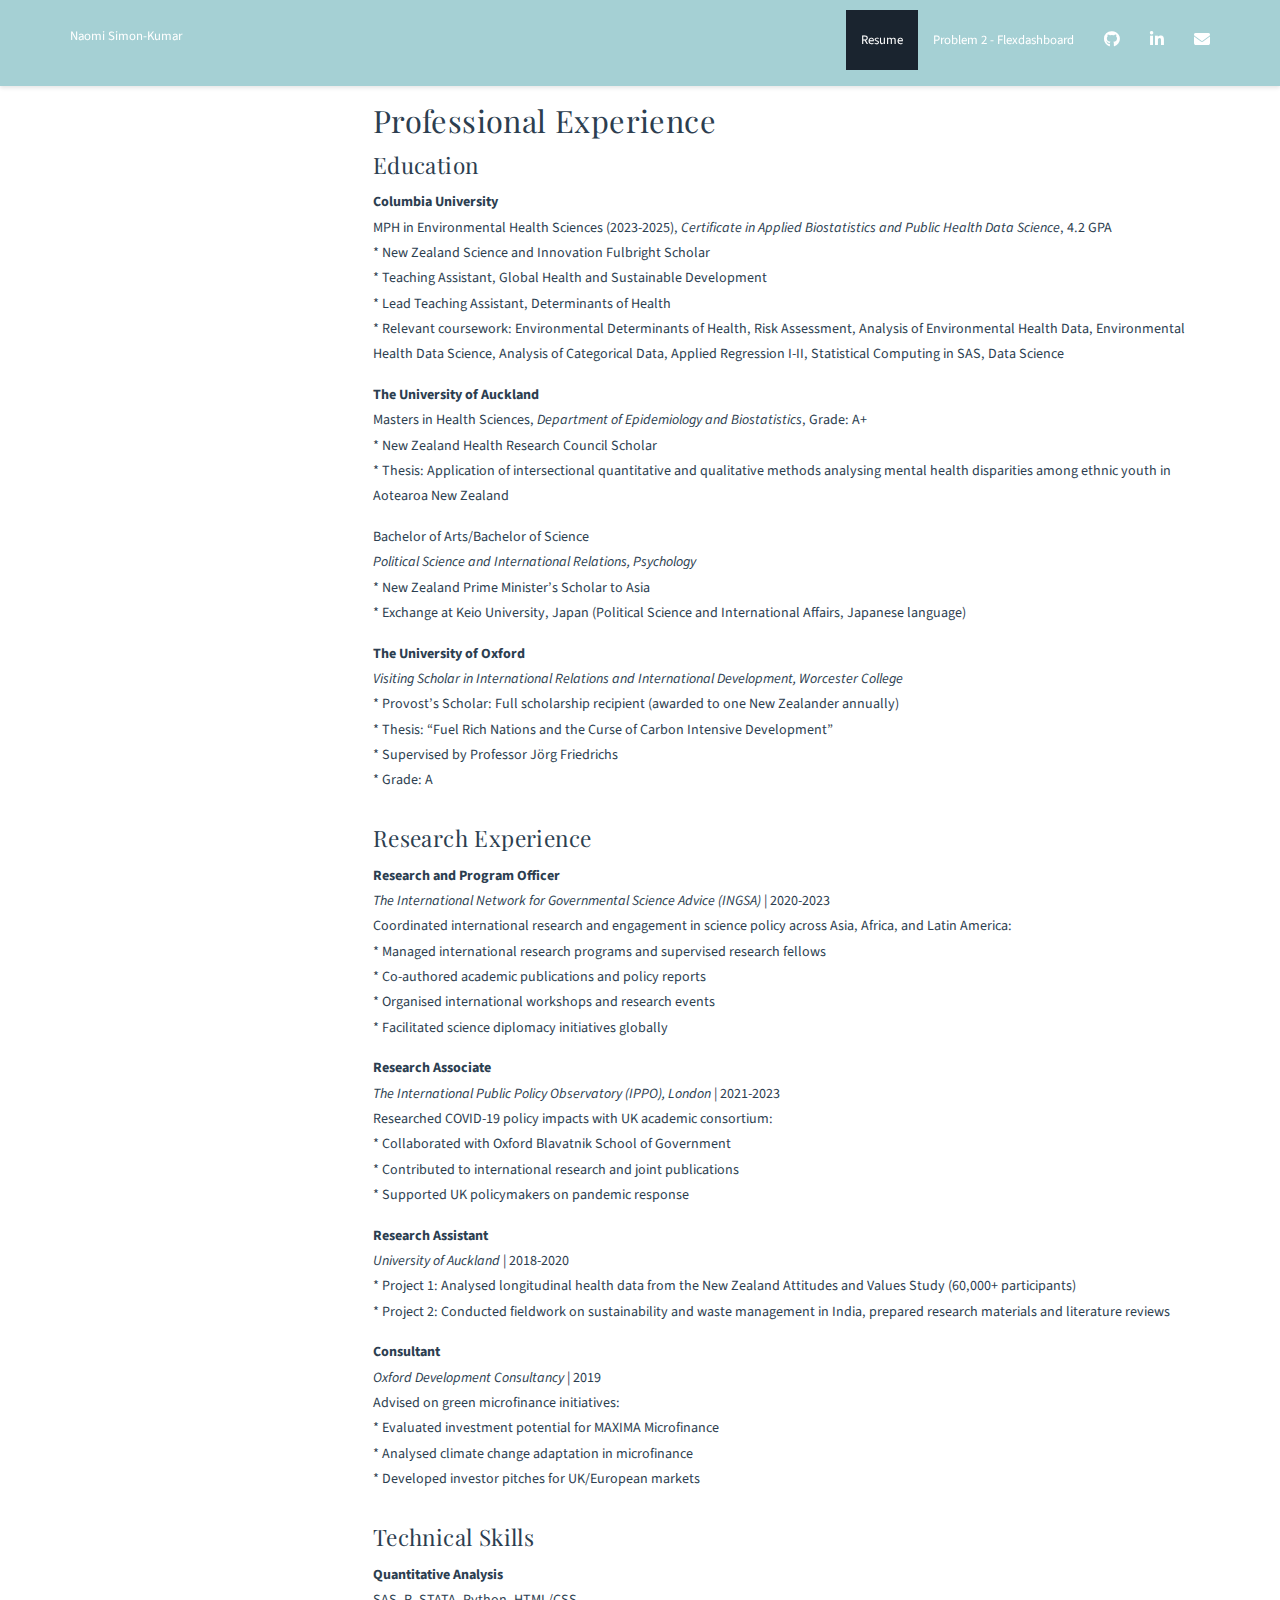
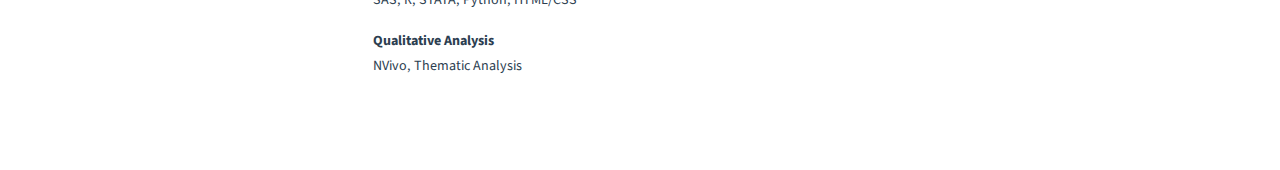
<file: resume.html>
<!DOCTYPE html>

<html>

<head>

<meta charset="utf-8" />
<meta name="generator" content="pandoc" />
<meta http-equiv="X-UA-Compatible" content="IE=EDGE" />




<title>resume.knit</title>

<script src="site_libs/header-attrs-2.28/header-attrs.js"></script>
<script src="site_libs/jquery-3.6.0/jquery-3.6.0.min.js"></script>
<meta name="viewport" content="width=device-width, initial-scale=1" />
<link href="site_libs/bootstrap-3.3.5/css/flatly.min.css" rel="stylesheet" />
<script src="site_libs/bootstrap-3.3.5/js/bootstrap.min.js"></script>
<script src="site_libs/bootstrap-3.3.5/shim/html5shiv.min.js"></script>
<script src="site_libs/bootstrap-3.3.5/shim/respond.min.js"></script>
<style>h1 {font-size: 34px;}
       h1.title {font-size: 38px;}
       h2 {font-size: 30px;}
       h3 {font-size: 24px;}
       h4 {font-size: 18px;}
       h5 {font-size: 16px;}
       h6 {font-size: 12px;}
       code {color: inherit; background-color: rgba(0, 0, 0, 0.04);}
       pre:not([class]) { background-color: white }</style>
<script src="site_libs/jqueryui-1.13.2/jquery-ui.min.js"></script>
<link href="site_libs/tocify-1.9.1/jquery.tocify.css" rel="stylesheet" />
<script src="site_libs/tocify-1.9.1/jquery.tocify.js"></script>
<script src="site_libs/navigation-1.1/tabsets.js"></script>
<link href="site_libs/highlightjs-9.12.0/default.css" rel="stylesheet" />
<script src="site_libs/highlightjs-9.12.0/highlight.js"></script>
<link href="site_libs/font-awesome-6.4.2/css/all.min.css" rel="stylesheet" />
<link href="site_libs/font-awesome-6.4.2/css/v4-shims.min.css" rel="stylesheet" />

<style type="text/css">
  code{white-space: pre-wrap;}
  span.smallcaps{font-variant: small-caps;}
  span.underline{text-decoration: underline;}
  div.column{display: inline-block; vertical-align: top; width: 50%;}
  div.hanging-indent{margin-left: 1.5em; text-indent: -1.5em;}
  ul.task-list{list-style: none;}
    </style>

<style type="text/css">code{white-space: pre;}</style>
<script type="text/javascript">
if (window.hljs) {
  hljs.configure({languages: []});
  hljs.initHighlightingOnLoad();
  if (document.readyState && document.readyState === "complete") {
    window.setTimeout(function() { hljs.initHighlighting(); }, 0);
  }
}
</script>






<link rel="stylesheet" href="styles.css" type="text/css" />



<style type = "text/css">
.main-container {
  max-width: 940px;
  margin-left: auto;
  margin-right: auto;
}
img {
  max-width:100%;
}
.tabbed-pane {
  padding-top: 12px;
}
.html-widget {
  margin-bottom: 20px;
}
button.code-folding-btn:focus {
  outline: none;
}
summary {
  display: list-item;
}
details > summary > p:only-child {
  display: inline;
}
pre code {
  padding: 0;
}
</style>


<style type="text/css">
.dropdown-submenu {
  position: relative;
}
.dropdown-submenu>.dropdown-menu {
  top: 0;
  left: 100%;
  margin-top: -6px;
  margin-left: -1px;
  border-radius: 0 6px 6px 6px;
}
.dropdown-submenu:hover>.dropdown-menu {
  display: block;
}
.dropdown-submenu>a:after {
  display: block;
  content: " ";
  float: right;
  width: 0;
  height: 0;
  border-color: transparent;
  border-style: solid;
  border-width: 5px 0 5px 5px;
  border-left-color: #cccccc;
  margin-top: 5px;
  margin-right: -10px;
}
.dropdown-submenu:hover>a:after {
  border-left-color: #adb5bd;
}
.dropdown-submenu.pull-left {
  float: none;
}
.dropdown-submenu.pull-left>.dropdown-menu {
  left: -100%;
  margin-left: 10px;
  border-radius: 6px 0 6px 6px;
}
</style>

<script type="text/javascript">
// manage active state of menu based on current page
$(document).ready(function () {
  // active menu anchor
  href = window.location.pathname
  href = href.substr(href.lastIndexOf('/') + 1)
  if (href === "")
    href = "index.html";
  var menuAnchor = $('a[href="' + href + '"]');

  // mark the anchor link active (and if it's in a dropdown, also mark that active)
  var dropdown = menuAnchor.closest('li.dropdown');
  if (window.bootstrap) { // Bootstrap 4+
    menuAnchor.addClass('active');
    dropdown.find('> .dropdown-toggle').addClass('active');
  } else { // Bootstrap 3
    menuAnchor.parent().addClass('active');
    dropdown.addClass('active');
  }

  // Navbar adjustments
  var navHeight = $(".navbar").first().height() + 15;
  var style = document.createElement('style');
  var pt = "padding-top: " + navHeight + "px; ";
  var mt = "margin-top: -" + navHeight + "px; ";
  var css = "";
  // offset scroll position for anchor links (for fixed navbar)
  for (var i = 1; i <= 6; i++) {
    css += ".section h" + i + "{ " + pt + mt + "}\n";
  }
  style.innerHTML = "body {" + pt + "padding-bottom: 40px; }\n" + css;
  document.head.appendChild(style);
});
</script>

<!-- tabsets -->

<style type="text/css">
.tabset-dropdown > .nav-tabs {
  display: inline-table;
  max-height: 500px;
  min-height: 44px;
  overflow-y: auto;
  border: 1px solid #ddd;
  border-radius: 4px;
}

.tabset-dropdown > .nav-tabs > li.active:before, .tabset-dropdown > .nav-tabs.nav-tabs-open:before {
  content: "\e259";
  font-family: 'Glyphicons Halflings';
  display: inline-block;
  padding: 10px;
  border-right: 1px solid #ddd;
}

.tabset-dropdown > .nav-tabs.nav-tabs-open > li.active:before {
  content: "\e258";
  font-family: 'Glyphicons Halflings';
  border: none;
}

.tabset-dropdown > .nav-tabs > li.active {
  display: block;
}

.tabset-dropdown > .nav-tabs > li > a,
.tabset-dropdown > .nav-tabs > li > a:focus,
.tabset-dropdown > .nav-tabs > li > a:hover {
  border: none;
  display: inline-block;
  border-radius: 4px;
  background-color: transparent;
}

.tabset-dropdown > .nav-tabs.nav-tabs-open > li {
  display: block;
  float: none;
}

.tabset-dropdown > .nav-tabs > li {
  display: none;
}
</style>

<!-- code folding -->



<style type="text/css">

#TOC {
  margin: 25px 0px 20px 0px;
}
@media (max-width: 768px) {
#TOC {
  position: relative;
  width: 100%;
}
}

@media print {
.toc-content {
  /* see https://github.com/w3c/csswg-drafts/issues/4434 */
  float: right;
}
}

.toc-content {
  padding-left: 30px;
  padding-right: 40px;
}

div.main-container {
  max-width: 1200px;
}

div.tocify {
  width: 20%;
  max-width: 260px;
  max-height: 85%;
}

@media (min-width: 768px) and (max-width: 991px) {
  div.tocify {
    width: 25%;
  }
}

@media (max-width: 767px) {
  div.tocify {
    width: 100%;
    max-width: none;
  }
}

.tocify ul, .tocify li {
  line-height: 20px;
}

.tocify-subheader .tocify-item {
  font-size: 0.90em;
}

.tocify .list-group-item {
  border-radius: 0px;
}


</style>



</head>

<body>


<div class="container-fluid main-container">


<!-- setup 3col/9col grid for toc_float and main content  -->
<div class="row">
<div class="col-xs-12 col-sm-4 col-md-3">
<div id="TOC" class="tocify">
</div>
</div>

<div class="toc-content col-xs-12 col-sm-8 col-md-9">




<div class="navbar navbar-default  navbar-fixed-top" role="navigation">
  <div class="container">
    <div class="navbar-header">
      <button type="button" class="navbar-toggle collapsed" data-toggle="collapse" data-bs-toggle="collapse" data-target="#navbar" data-bs-target="#navbar">
        <span class="icon-bar"></span>
        <span class="icon-bar"></span>
        <span class="icon-bar"></span>
      </button>
      <a class="navbar-brand" href="index.html">Naomi Simon-Kumar</a>
    </div>
    <div id="navbar" class="navbar-collapse collapse">
      <ul class="nav navbar-nav">
        
      </ul>
      <ul class="nav navbar-nav navbar-right">
        <li>
  <a href="resume.html">Resume</a>
</li>
<li>
  <a href="problem2_flexdashboard.html">Problem 2 - Flexdashboard</a>
</li>
<li>
  <a href="http://github.com/naomi-sk">
    <span class="fa fa-github fa-lg"></span>
     
  </a>
</li>
<li>
  <a href="https://linkedin.com/in/naomisimonkumar">
    <span class="fa fa-linkedin fa-lg"></span>
     
  </a>
</li>
<li>
  <a href="mailto:naomi.simonkumar@outlook.com">
    <span class="fa fa-envelope fa-lg"></span>
     
  </a>
</li>
      </ul>
    </div><!--/.nav-collapse -->
  </div><!--/.container -->
</div><!--/.navbar -->

<div id="header">




</div>


<div id="professional-experience" class="section level1">
<h1>Professional Experience</h1>
<div id="education" class="section level2">
<h2>Education</h2>
<p><strong>Columbia University</strong><br />
MPH in Environmental Health Sciences (2023-2025), <em>Certificate in
Applied Biostatistics and Public Health Data Science</em>, 4.2 GPA<br> *
New Zealand Science and Innovation Fulbright Scholar<br> * Teaching
Assistant, Global Health and Sustainable Development<br> * Lead Teaching
Assistant, Determinants of Health<br> * Relevant coursework:
Environmental Determinants of Health, Risk Assessment, Analysis of
Environmental Health Data, Environmental Health Data Science, Analysis
of Categorical Data, Applied Regression I-II, Statistical Computing in
SAS, Data Science<br></p>
<p><strong>The University of Auckland</strong> <br> Masters in Health
Sciences, <em>Department of Epidemiology and Biostatistics</em>, Grade:
A+ <br> * New Zealand Health Research Council Scholar<br> * Thesis:
Application of intersectional quantitative and qualitative methods
analysing mental health disparities among ethnic youth in Aotearoa New
Zealand <br></p>
<p>Bachelor of Arts/Bachelor of Science <br> <em>Political Science and
International Relations, Psychology</em><br />
* New Zealand Prime Minister’s Scholar to Asia<br> * Exchange at Keio
University, Japan (Political Science and International Affairs, Japanese
language)<br></p>
<p><strong>The University of Oxford</strong> <br> <em>Visiting Scholar
in International Relations and International Development, Worcester
College</em><br />
* Provost’s Scholar: Full scholarship recipient (awarded to one New
Zealander annually)<br> * Thesis: “Fuel Rich Nations and the Curse of
Carbon Intensive Development”<br> * Supervised by Professor Jörg
Friedrichs<br> * Grade: A<br></p>
</div>
<div id="research-experience" class="section level2">
<h2>Research Experience</h2>
<p><strong>Research and Program Officer</strong><br />
<em>The International Network for Governmental Science Advice
(INGSA)</em> | 2020-2023<br> Coordinated international research and
engagement in science policy across Asia, Africa, and Latin America:<br>
* Managed international research programs and supervised research
fellows<br> * Co-authored academic publications and policy reports <br>
* Organised international workshops and research events <br> *
Facilitated science diplomacy initiatives globally <br></p>
<p><strong>Research Associate</strong><br />
<em>The International Public Policy Observatory (IPPO), London</em> |
2021-2023<br> Researched COVID-19 policy impacts with UK academic
consortium:<br> * Collaborated with Oxford Blavatnik School of
Government<br> * Contributed to international research and joint
publications<br> * Supported UK policymakers on pandemic
response<br></p>
<p><strong>Research Assistant</strong><br />
<em>University of Auckland</em> | 2018-2020<br />
* Project 1: Analysed longitudinal health data from the New Zealand
Attitudes and Values Study (60,000+ participants)<br> * Project 2:
Conducted fieldwork on sustainability and waste management in India,
prepared research materials and literature reviews<br></p>
<p><strong>Consultant</strong><br />
<em>Oxford Development Consultancy</em> | 2019<br />
Advised on green microfinance initiatives:<br> * Evaluated investment
potential for MAXIMA Microfinance<br> * Analysed climate change
adaptation in microfinance<br> * Developed investor pitches for
UK/European markets<br></p>
</div>
<div id="technical-skills" class="section level2">
<h2>Technical Skills</h2>
<p><strong>Quantitative Analysis</strong><br />
SAS, R, STATA, Python, HTML/CSS<br></p>
<p><strong>Qualitative Analysis</strong><br />
NVivo, Thematic Analysis</p>
</div>
</div>



</div>
</div>

</div>

<script>

// add bootstrap table styles to pandoc tables
function bootstrapStylePandocTables() {
  $('tr.odd').parent('tbody').parent('table').addClass('table table-condensed');
}
$(document).ready(function () {
  bootstrapStylePandocTables();
});


</script>

<!-- tabsets -->

<script>
$(document).ready(function () {
  window.buildTabsets("TOC");
});

$(document).ready(function () {
  $('.tabset-dropdown > .nav-tabs > li').click(function () {
    $(this).parent().toggleClass('nav-tabs-open');
  });
});
</script>

<!-- code folding -->

<script>
$(document).ready(function ()  {

    // temporarily add toc-ignore selector to headers for the consistency with Pandoc
    $('.unlisted.unnumbered').addClass('toc-ignore')

    // move toc-ignore selectors from section div to header
    $('div.section.toc-ignore')
        .removeClass('toc-ignore')
        .children('h1,h2,h3,h4,h5').addClass('toc-ignore');

    // establish options
    var options = {
      selectors: "h1,h2,h3",
      theme: "bootstrap3",
      context: '.toc-content',
      hashGenerator: function (text) {
        return text.replace(/[.\\/?&!#<>]/g, '').replace(/\s/g, '_');
      },
      ignoreSelector: ".toc-ignore",
      scrollTo: 0
    };
    options.showAndHide = true;
    options.smoothScroll = true;

    // tocify
    var toc = $("#TOC").tocify(options).data("toc-tocify");
});
</script>

<!-- dynamically load mathjax for compatibility with self-contained -->
<script>
  (function () {
    var script = document.createElement("script");
    script.type = "text/javascript";
    script.src  = "https://mathjax.rstudio.com/latest/MathJax.js?config=TeX-AMS-MML_HTMLorMML";
    document.getElementsByTagName("head")[0].appendChild(script);
  })();
</script>

</body>
</html>
</file>
<file: site_libs/highlightjs-9.12.0/default.css>
.hljs-literal {
  color: #990073;
}

.hljs-number {
  color: #099;
}

.hljs-comment {
  color: #998;
  font-style: italic;
}

.hljs-keyword {
  color: #900;
  font-weight: bold;
}

.hljs-string {
  color: #d14;
}
</file>
<file: styles.css>
/* Import Fonts */
@import url('https://fonts.googleapis.com/css2?family=Playfair+Display:wght@400;600&display=swap');
@import url('https://fonts.googleapis.com/css2?family=Source+Sans+Pro:wght@300;400;600&display=swap');

/* Base Font Size - Reduced to 80% of original */
html {
    font-size: 12.8px; /* 16px * 0.8 = 12.8px */
    -webkit-text-size-adjust: 100%;
}

/* Modern, Clean Design */
body {
    font-family: "Source Sans Pro", -apple-system, BlinkMacSystemFont, "Segoe UI", Roboto, sans-serif;
    line-height: 1.6;
    color: #2c3e50;
    background-color: #ffffff;
    font-size: 1rem;
}

/* Navigation */
.navbar {
    background-color: #a5d0d4 !important;
    border: none;
    box-shadow: 0 2px 4px rgba(0,0,0,0.1);
    padding: 0.8rem 1rem;
}

.navbar-inverse .navbar-brand,
.navbar-inverse .navbar-nav > li > a {
    color: #ffffff !important;
    font-weight: 400;
    font-family: "Playfair Display", serif;
    letter-spacing: 0.03125rem;
    background-color: rgba(255, 255, 255, 0.1);
    font-size: 1rem;
}

/* Headers */
h1, h2, h3 {
    font-family: "Playfair Display", Georgia, serif;
    color: #2c3e50;
    margin-top: 1.6rem;
    margin-bottom: 0.8rem;
    letter-spacing: 0.03125rem;
    font-weight: 400;
    line-height: 1.3;
}

h1 {
    font-size: 2.4rem;
    border-bottom: none;
    margin-top: 0.8rem;
}

h2 {
    font-size: 1.76rem;
}

h3 {
    font-size: 1.44rem;
}

/* Content Layout */
.main-container {
    max-width: 60rem;
    margin: 0 auto;
    padding: 1.6rem;
}

/* Links */
a {
    color: #3498db;
    text-decoration: none;
    transition: color 0.2s ease;
}

a:hover {
    color: #2980b9;
    text-decoration: none;
}

/* Remove Table of Contents Float */
#TOC {
    display: none;
}

/* Custom Classes */
.section {
    margin-bottom: 2.4rem;
}

/* Code Blocks */
pre {
    background-color: #f8f9fa;
    border: 1px solid #e9ecef;
    border-radius: 0.25rem;
    font-family: "Source Code Pro", monospace;
    font-size: 1rem;
    padding: 0.8rem;
}

/* Paragraphs */
p {
    font-size: 1.1rem;
    line-height: 1.8;
    margin-bottom: 1.2rem;
}

/* List Styling */
ul, ol {
    padding-left: 1.2rem;
    margin-bottom: 1.2rem;
    font-size: 1.1rem;
}

li {
    margin-bottom: 0.4rem;
}

/* Block Quotes */
blockquote {
    border-left: 0.15rem solid #3498db;
    padding-left: 0.8rem;
    margin: 1.2rem 0;
    font-style: italic;
    color: #34495e;
    font-size: 1.1rem;
}

/* Tables */
table {
    width: 100%;
    margin-bottom: 1.6rem;
    border-collapse: collapse;
    font-size: 1rem;
}

th, td {
    padding: 0.6rem;
    border-bottom: 0.0625rem solid #ecf0f1;
}

th {
    font-family: "Playfair Display", serif;
    font-weight: 400;
    letter-spacing: 0.03125rem;
}

/* Ensure consistent font sizing across all elements */
.navbar-brand {
    font-size: 1rem;
}

.navbar-nav > li > a {
    font-size: 1rem;
}
</file>
<file: site_libs/pagedtable-1.1/css/pagedtable.css>
.pagedtable {
  overflow: auto;
  padding-left: 8px;
  padding-right: 8px;
}

.pagedtable-wrapper {
  border: 1px solid #ccc;
  border-radius: 4px;
  margin-bottom: 10px;
}

.pagedtable table {
  width: 100%;
  max-width: 100%;
  margin: 0;
}

.pagedtable th {
  padding: 0 5px 0 5px;
  border: none;
  border-bottom: 2px solid #dddddd;

  min-width: 45px;
}

.pagedtable-empty th {
  display: none;
}

.pagedtable td {
  padding: 0 4px 0 4px;
}

.pagedtable .even {
  background-color: rgba(140, 140, 140, 0.1);
}

.pagedtable-padding-col {
  display: none;
}

.pagedtable a {
  -webkit-touch-callout: none;
  -webkit-user-select: none;
  -khtml-user-select: none;
  -moz-user-select: none;
  -ms-user-select: none;
  user-select: none;
}

.pagedtable-index-nav {
  cursor: pointer;
  padding: 0 5px 0 5px;
  float: right;
  border: 0;
}

.pagedtable-index-nav-disabled {
  cursor: default;
  text-decoration: none;
  color: #999;
}

a.pagedtable-index-nav-disabled:hover {
  text-decoration: none;
  color: #999;
}

.pagedtable-indexes {
  cursor: pointer;
  float: right;
  border: 0;
}

.pagedtable-index-current {
  cursor: default;
  text-decoration: none;
  font-weight: bold;
  color: #333;
  border: 0;
}

a.pagedtable-index-current:hover {
  text-decoration: none;
  font-weight: bold;
  color: #333;
}

.pagedtable-index {
  width: 30px;
  display: inline-block;
  text-align: center;
  border: 0;
}

.pagedtable-index-separator-left {
  display: inline-block;
  color: #333;
  font-size: 9px;
  padding: 0 0 0 0;
  cursor: default;
}

.pagedtable-index-separator-right {
  display: inline-block;
  color: #333;
  font-size: 9px;
  padding: 0 4px 0 0;
  cursor: default;
}

.pagedtable-footer {
  padding-top: 4px;
  padding-bottom: 5px;
}

.pagedtable-not-empty .pagedtable-footer {
  border-top: 2px solid #dddddd;
}

.pagedtable-info {
  overflow: hidden;
  color: #999;
  white-space: nowrap;
  text-overflow: ellipsis;
}

.pagedtable-header-name {
  overflow: hidden;
  text-overflow: ellipsis;
}

.pagedtable-header-type {
  color: #999;
  font-weight: 400;
}

.pagedtable-na-cell {
  font-style: italic;
  opacity: 0.3;
}
</file>
<file: site_libs/htmltools-fill-0.5.8.1/fill.css>
@layer htmltools {
  .html-fill-container {
    display: flex;
    flex-direction: column;
    /* Prevent the container from expanding vertically or horizontally beyond its
    parent's constraints. */
    min-height: 0;
    min-width: 0;
  }
  .html-fill-container > .html-fill-item {
    /* Fill items can grow and shrink freely within
    available vertical space in fillable container */
    flex: 1 1 auto;
    min-height: 0;
    min-width: 0;
  }
  .html-fill-container > :not(.html-fill-item) {
    /* Prevent shrinking or growing of non-fill items */
    flex: 0 0 auto;
  }
}
</file>
<file: site_libs/plotly-htmlwidgets-css-2.11.1/plotly-htmlwidgets.css>
/*
just here so that plotly works
correctly with ioslides.
see https://github.com/ropensci/plotly/issues/463
*/

slide:not(.current) .plotly.html-widget{
  display: none;
}
</file>
<file: site_libs/bootstrap-3.3.5/css/flatly.min.css>
@font-face {
  font-family: 'Lato';
  font-style: normal;
  font-weight: 400;
  src: url(fonts/Lato.ttf) format('truetype');
}
@font-face {
  font-family: 'Lato';
  font-style: normal;
  font-weight: 700;
  src: url(fonts/LatoBold.ttf) format('truetype');
}
@font-face {
  font-family: 'Lato';
  font-style: italic;
  font-weight: 400;
  src: url(fonts/LatoItalic.ttf) format('truetype');
}

/*!
 * bootswatch v3.3.6
 * Homepage: http://bootswatch.com
 * Copyright 2012-2015 Thomas Park
 * Licensed under MIT
 * Based on Bootstrap
*//*!
 * Bootstrap v3.3.6 (http://getbootstrap.com)
 * Copyright 2011-2015 Twitter, Inc.
 * Licensed under MIT (https://github.com/twbs/bootstrap/blob/master/LICENSE)
 *//*! normalize.css v3.0.3 | MIT License | github.com/necolas/normalize.css */html{font-family:sans-serif;-ms-text-size-adjust:100%;-webkit-text-size-adjust:100%}body{margin:0}article,aside,details,figcaption,figure,footer,header,hgroup,main,menu,nav,section,summary{display:block}audio,canvas,progress,video{display:inline-block;vertical-align:baseline}audio:not([controls]){display:none;height:0}[hidden],template{display:none}a{background-color:transparent}a:active,a:hover{outline:0}abbr[title]{border-bottom:1px dotted}b,strong{font-weight:bold}dfn{font-style:italic}h1{font-size:2em;margin:0.67em 0}mark{background:#ff0;color:#000}small{font-size:80%}sub,sup{font-size:75%;line-height:0;position:relative;vertical-align:baseline}sup{top:-0.5em}sub{bottom:-0.25em}img{border:0}svg:not(:root){overflow:hidden}figure{margin:1em 40px}hr{-webkit-box-sizing:content-box;-moz-box-sizing:content-box;box-sizing:content-box;height:0}pre{overflow:auto}code,kbd,pre,samp{font-family:monospace, monospace;font-size:1em}button,input,optgroup,select,textarea{color:inherit;font:inherit;margin:0}button{overflow:visible}button,select{text-transform:none}button,html input[type="button"],input[type="reset"],input[type="submit"]{-webkit-appearance:button;cursor:pointer}button[disabled],html input[disabled]{cursor:default}button::-moz-focus-inner,input::-moz-focus-inner{border:0;padding:0}input{line-height:normal}input[type="checkbox"],input[type="radio"]{-webkit-box-sizing:border-box;-moz-box-sizing:border-box;box-sizing:border-box;padding:0}input[type="number"]::-webkit-inner-spin-button,input[type="number"]::-webkit-outer-spin-button{height:auto}input[type="search"]{-webkit-appearance:textfield;-webkit-box-sizing:content-box;-moz-box-sizing:content-box;box-sizing:content-box}input[type="search"]::-webkit-search-cancel-button,input[type="search"]::-webkit-search-decoration{-webkit-appearance:none}fieldset{border:1px solid #c0c0c0;margin:0 2px;padding:0.35em 0.625em 0.75em}legend{border:0;padding:0}textarea{overflow:auto}optgroup{font-weight:bold}table{border-collapse:collapse;border-spacing:0}td,th{padding:0}/*! Source: https://github.com/h5bp/html5-boilerplate/blob/master/src/css/main.css */@media print{*,*:before,*:after{background:transparent !important;color:#000 !important;-webkit-box-shadow:none !important;box-shadow:none !important;text-shadow:none !important}a,a:visited{text-decoration:underline}a[href]:after{content:" (" attr(href) ")"}abbr[title]:after{content:" (" attr(title) ")"}a[href^="#"]:after,a[href^="javascript:"]:after{content:""}pre,blockquote{border:1px solid #999;page-break-inside:avoid}thead{display:table-header-group}tr,img{page-break-inside:avoid}img{max-width:100% !important}p,h2,h3{orphans:3;widows:3}h2,h3{page-break-after:avoid}.navbar{display:none}.btn>.caret,.dropup>.btn>.caret{border-top-color:#000 !important}.label{border:1px solid #000}.table{border-collapse:collapse !important}.table td,.table th{background-color:#fff !important}.table-bordered th,.table-bordered td{border:1px solid #ddd !important}}@font-face{font-family:'Glyphicons Halflings';src:url('../fonts/glyphicons-halflings-regular.eot');src:url('../fonts/glyphicons-halflings-regular.eot?#iefix') format('embedded-opentype'),url('../fonts/glyphicons-halflings-regular.woff') format('woff'),url('../fonts/glyphicons-halflings-regular.ttf') format('truetype'),url('../fonts/glyphicons-halflings-regular.svg#glyphicons_halflingsregular') format('svg')}.glyphicon{position:relative;top:1px;display:inline-block;font-family:'Glyphicons Halflings';font-style:normal;font-weight:normal;line-height:1;-webkit-font-smoothing:antialiased;-moz-osx-font-smoothing:grayscale}.glyphicon-asterisk:before{content:"\002a"}.glyphicon-plus:before{content:"\002b"}.glyphicon-euro:before,.glyphicon-eur:before{content:"\20ac"}.glyphicon-minus:before{content:"\2212"}.glyphicon-cloud:before{content:"\2601"}.glyphicon-envelope:before{content:"\2709"}.glyphicon-pencil:before{content:"\270f"}.glyphicon-glass:before{content:"\e001"}.glyphicon-music:before{content:"\e002"}.glyphicon-search:before{content:"\e003"}.glyphicon-heart:before{content:"\e005"}.glyphicon-star:before{content:"\e006"}.glyphicon-star-empty:before{content:"\e007"}.glyphicon-user:before{content:"\e008"}.glyphicon-film:before{content:"\e009"}.glyphicon-th-large:before{content:"\e010"}.glyphicon-th:before{content:"\e011"}.glyphicon-th-list:before{content:"\e012"}.glyphicon-ok:before{content:"\e013"}.glyphicon-remove:before{content:"\e014"}.glyphicon-zoom-in:before{content:"\e015"}.glyphicon-zoom-out:before{content:"\e016"}.glyphicon-off:before{content:"\e017"}.glyphicon-signal:before{content:"\e018"}.glyphicon-cog:before{content:"\e019"}.glyphicon-trash:before{content:"\e020"}.glyphicon-home:before{content:"\e021"}.glyphicon-file:before{content:"\e022"}.glyphicon-time:before{content:"\e023"}.glyphicon-road:before{content:"\e024"}.glyphicon-download-alt:before{content:"\e025"}.glyphicon-download:before{content:"\e026"}.glyphicon-upload:before{content:"\e027"}.glyphicon-inbox:before{content:"\e028"}.glyphicon-play-circle:before{content:"\e029"}.glyphicon-repeat:before{content:"\e030"}.glyphicon-refresh:before{content:"\e031"}.glyphicon-list-alt:before{content:"\e032"}.glyphicon-lock:before{content:"\e033"}.glyphicon-flag:before{content:"\e034"}.glyphicon-headphones:before{content:"\e035"}.glyphicon-volume-off:before{content:"\e036"}.glyphicon-volume-down:before{content:"\e037"}.glyphicon-volume-up:before{content:"\e038"}.glyphicon-qrcode:before{content:"\e039"}.glyphicon-barcode:before{content:"\e040"}.glyphicon-tag:before{content:"\e041"}.glyphicon-tags:before{content:"\e042"}.glyphicon-book:before{content:"\e043"}.glyphicon-bookmark:before{content:"\e044"}.glyphicon-print:before{content:"\e045"}.glyphicon-camera:before{content:"\e046"}.glyphicon-font:before{content:"\e047"}.glyphicon-bold:before{content:"\e048"}.glyphicon-italic:before{content:"\e049"}.glyphicon-text-height:before{content:"\e050"}.glyphicon-text-width:before{content:"\e051"}.glyphicon-align-left:before{content:"\e052"}.glyphicon-align-center:before{content:"\e053"}.glyphicon-align-right:before{content:"\e054"}.glyphicon-align-justify:before{content:"\e055"}.glyphicon-list:before{content:"\e056"}.glyphicon-indent-left:before{content:"\e057"}.glyphicon-indent-right:before{content:"\e058"}.glyphicon-facetime-video:before{content:"\e059"}.glyphicon-picture:before{content:"\e060"}.glyphicon-map-marker:before{content:"\e062"}.glyphicon-adjust:before{content:"\e063"}.glyphicon-tint:before{content:"\e064"}.glyphicon-edit:before{content:"\e065"}.glyphicon-share:before{content:"\e066"}.glyphicon-check:before{content:"\e067"}.glyphicon-move:before{content:"\e068"}.glyphicon-step-backward:before{content:"\e069"}.glyphicon-fast-backward:before{content:"\e070"}.glyphicon-backward:before{content:"\e071"}.glyphicon-play:before{content:"\e072"}.glyphicon-pause:before{content:"\e073"}.glyphicon-stop:before{content:"\e074"}.glyphicon-forward:before{content:"\e075"}.glyphicon-fast-forward:before{content:"\e076"}.glyphicon-step-forward:before{content:"\e077"}.glyphicon-eject:before{content:"\e078"}.glyphicon-chevron-left:before{content:"\e079"}.glyphicon-chevron-right:before{content:"\e080"}.glyphicon-plus-sign:before{content:"\e081"}.glyphicon-minus-sign:before{content:"\e082"}.glyphicon-remove-sign:before{content:"\e083"}.glyphicon-ok-sign:before{content:"\e084"}.glyphicon-question-sign:before{content:"\e085"}.glyphicon-info-sign:before{content:"\e086"}.glyphicon-screenshot:before{content:"\e087"}.glyphicon-remove-circle:before{content:"\e088"}.glyphicon-ok-circle:before{content:"\e089"}.glyphicon-ban-circle:before{content:"\e090"}.glyphicon-arrow-left:before{content:"\e091"}.glyphicon-arrow-right:before{content:"\e092"}.glyphicon-arrow-up:before{content:"\e093"}.glyphicon-arrow-down:before{content:"\e094"}.glyphicon-share-alt:before{content:"\e095"}.glyphicon-resize-full:before{content:"\e096"}.glyphicon-resize-small:before{content:"\e097"}.glyphicon-exclamation-sign:before{content:"\e101"}.glyphicon-gift:before{content:"\e102"}.glyphicon-leaf:before{content:"\e103"}.glyphicon-fire:before{content:"\e104"}.glyphicon-eye-open:before{content:"\e105"}.glyphicon-eye-close:before{content:"\e106"}.glyphicon-warning-sign:before{content:"\e107"}.glyphicon-plane:before{content:"\e108"}.glyphicon-calendar:before{content:"\e109"}.glyphicon-random:before{content:"\e110"}.glyphicon-comment:before{content:"\e111"}.glyphicon-magnet:before{content:"\e112"}.glyphicon-chevron-up:before{content:"\e113"}.glyphicon-chevron-down:before{content:"\e114"}.glyphicon-retweet:before{content:"\e115"}.glyphicon-shopping-cart:before{content:"\e116"}.glyphicon-folder-close:before{content:"\e117"}.glyphicon-folder-open:before{content:"\e118"}.glyphicon-resize-vertical:before{content:"\e119"}.glyphicon-resize-horizontal:before{content:"\e120"}.glyphicon-hdd:before{content:"\e121"}.glyphicon-bullhorn:before{content:"\e122"}.glyphicon-bell:before{content:"\e123"}.glyphicon-certificate:before{content:"\e124"}.glyphicon-thumbs-up:before{content:"\e125"}.glyphicon-thumbs-down:before{content:"\e126"}.glyphicon-hand-right:before{content:"\e127"}.glyphicon-hand-left:before{content:"\e128"}.glyphicon-hand-up:before{content:"\e129"}.glyphicon-hand-down:before{content:"\e130"}.glyphicon-circle-arrow-right:before{content:"\e131"}.glyphicon-circle-arrow-left:before{content:"\e132"}.glyphicon-circle-arrow-up:before{content:"\e133"}.glyphicon-circle-arrow-down:before{content:"\e134"}.glyphicon-globe:before{content:"\e135"}.glyphicon-wrench:before{content:"\e136"}.glyphicon-tasks:before{content:"\e137"}.glyphicon-filter:before{content:"\e138"}.glyphicon-briefcase:before{content:"\e139"}.glyphicon-fullscreen:before{content:"\e140"}.glyphicon-dashboard:before{content:"\e141"}.glyphicon-paperclip:before{content:"\e142"}.glyphicon-heart-empty:before{content:"\e143"}.glyphicon-link:before{content:"\e144"}.glyphicon-phone:before{content:"\e145"}.glyphicon-pushpin:before{content:"\e146"}.glyphicon-usd:before{content:"\e148"}.glyphicon-gbp:before{content:"\e149"}.glyphicon-sort:before{content:"\e150"}.glyphicon-sort-by-alphabet:before{content:"\e151"}.glyphicon-sort-by-alphabet-alt:before{content:"\e152"}.glyphicon-sort-by-order:before{content:"\e153"}.glyphicon-sort-by-order-alt:before{content:"\e154"}.glyphicon-sort-by-attributes:before{content:"\e155"}.glyphicon-sort-by-attributes-alt:before{content:"\e156"}.glyphicon-unchecked:before{content:"\e157"}.glyphicon-expand:before{content:"\e158"}.glyphicon-collapse-down:before{content:"\e159"}.glyphicon-collapse-up:before{content:"\e160"}.glyphicon-log-in:before{content:"\e161"}.glyphicon-flash:before{content:"\e162"}.glyphicon-log-out:before{content:"\e163"}.glyphicon-new-window:before{content:"\e164"}.glyphicon-record:before{content:"\e165"}.glyphicon-save:before{content:"\e166"}.glyphicon-open:before{content:"\e167"}.glyphicon-saved:before{content:"\e168"}.glyphicon-import:before{content:"\e169"}.glyphicon-export:before{content:"\e170"}.glyphicon-send:before{content:"\e171"}.glyphicon-floppy-disk:before{content:"\e172"}.glyphicon-floppy-saved:before{content:"\e173"}.glyphicon-floppy-remove:before{content:"\e174"}.glyphicon-floppy-save:before{content:"\e175"}.glyphicon-floppy-open:before{content:"\e176"}.glyphicon-credit-card:before{content:"\e177"}.glyphicon-transfer:before{content:"\e178"}.glyphicon-cutlery:before{content:"\e179"}.glyphicon-header:before{content:"\e180"}.glyphicon-compressed:before{content:"\e181"}.glyphicon-earphone:before{content:"\e182"}.glyphicon-phone-alt:before{content:"\e183"}.glyphicon-tower:before{content:"\e184"}.glyphicon-stats:before{content:"\e185"}.glyphicon-sd-video:before{content:"\e186"}.glyphicon-hd-video:before{content:"\e187"}.glyphicon-subtitles:before{content:"\e188"}.glyphicon-sound-stereo:before{content:"\e189"}.glyphicon-sound-dolby:before{content:"\e190"}.glyphicon-sound-5-1:before{content:"\e191"}.glyphicon-sound-6-1:before{content:"\e192"}.glyphicon-sound-7-1:before{content:"\e193"}.glyphicon-copyright-mark:before{content:"\e194"}.glyphicon-registration-mark:before{content:"\e195"}.glyphicon-cloud-download:before{content:"\e197"}.glyphicon-cloud-upload:before{content:"\e198"}.glyphicon-tree-conifer:before{content:"\e199"}.glyphicon-tree-deciduous:before{content:"\e200"}.glyphicon-cd:before{content:"\e201"}.glyphicon-save-file:before{content:"\e202"}.glyphicon-open-file:before{content:"\e203"}.glyphicon-level-up:before{content:"\e204"}.glyphicon-copy:before{content:"\e205"}.glyphicon-paste:before{content:"\e206"}.glyphicon-alert:before{content:"\e209"}.glyphicon-equalizer:before{content:"\e210"}.glyphicon-king:before{content:"\e211"}.glyphicon-queen:before{content:"\e212"}.glyphicon-pawn:before{content:"\e213"}.glyphicon-bishop:before{content:"\e214"}.glyphicon-knight:before{content:"\e215"}.glyphicon-baby-formula:before{content:"\e216"}.glyphicon-tent:before{content:"\26fa"}.glyphicon-blackboard:before{content:"\e218"}.glyphicon-bed:before{content:"\e219"}.glyphicon-apple:before{content:"\f8ff"}.glyphicon-erase:before{content:"\e221"}.glyphicon-hourglass:before{content:"\231b"}.glyphicon-lamp:before{content:"\e223"}.glyphicon-duplicate:before{content:"\e224"}.glyphicon-piggy-bank:before{content:"\e225"}.glyphicon-scissors:before{content:"\e226"}.glyphicon-bitcoin:before{content:"\e227"}.glyphicon-btc:before{content:"\e227"}.glyphicon-xbt:before{content:"\e227"}.glyphicon-yen:before{content:"\00a5"}.glyphicon-jpy:before{content:"\00a5"}.glyphicon-ruble:before{content:"\20bd"}.glyphicon-rub:before{content:"\20bd"}.glyphicon-scale:before{content:"\e230"}.glyphicon-ice-lolly:before{content:"\e231"}.glyphicon-ice-lolly-tasted:before{content:"\e232"}.glyphicon-education:before{content:"\e233"}.glyphicon-option-horizontal:before{content:"\e234"}.glyphicon-option-vertical:before{content:"\e235"}.glyphicon-menu-hamburger:before{content:"\e236"}.glyphicon-modal-window:before{content:"\e237"}.glyphicon-oil:before{content:"\e238"}.glyphicon-grain:before{content:"\e239"}.glyphicon-sunglasses:before{content:"\e240"}.glyphicon-text-size:before{content:"\e241"}.glyphicon-text-color:before{content:"\e242"}.glyphicon-text-background:before{content:"\e243"}.glyphicon-object-align-top:before{content:"\e244"}.glyphicon-object-align-bottom:before{content:"\e245"}.glyphicon-object-align-horizontal:before{content:"\e246"}.glyphicon-object-align-left:before{content:"\e247"}.glyphicon-object-align-vertical:before{content:"\e248"}.glyphicon-object-align-right:before{content:"\e249"}.glyphicon-triangle-right:before{content:"\e250"}.glyphicon-triangle-left:before{content:"\e251"}.glyphicon-triangle-bottom:before{content:"\e252"}.glyphicon-triangle-top:before{content:"\e253"}.glyphicon-console:before{content:"\e254"}.glyphicon-superscript:before{content:"\e255"}.glyphicon-subscript:before{content:"\e256"}.glyphicon-menu-left:before{content:"\e257"}.glyphicon-menu-right:before{content:"\e258"}.glyphicon-menu-down:before{content:"\e259"}.glyphicon-menu-up:before{content:"\e260"}*{-webkit-box-sizing:border-box;-moz-box-sizing:border-box;box-sizing:border-box}*:before,*:after{-webkit-box-sizing:border-box;-moz-box-sizing:border-box;box-sizing:border-box}html{font-size:10px;-webkit-tap-highlight-color:rgba(0,0,0,0)}body{font-family:"Lato","Helvetica Neue",Helvetica,Arial,sans-serif;font-size:15px;line-height:1.42857143;color:#2c3e50;background-color:#ffffff}input,button,select,textarea{font-family:inherit;font-size:inherit;line-height:inherit}a{color:#18bc9c;text-decoration:none}a:hover,a:focus{color:#18bc9c;text-decoration:underline}a:focus{outline:thin dotted;outline:5px auto -webkit-focus-ring-color;outline-offset:-2px}figure{margin:0}img{vertical-align:middle}.img-responsive,.thumbnail>img,.thumbnail a>img,.carousel-inner>.item>img,.carousel-inner>.item>a>img{display:block;max-width:100%;height:auto}.img-rounded{border-radius:6px}.img-thumbnail{padding:4px;line-height:1.42857143;background-color:#ffffff;border:1px solid #ecf0f1;border-radius:4px;-webkit-transition:all .2s ease-in-out;-o-transition:all .2s ease-in-out;transition:all .2s ease-in-out;display:inline-block;max-width:100%;height:auto}.img-circle{border-radius:50%}hr{margin-top:21px;margin-bottom:21px;border:0;border-top:1px solid #ecf0f1}.sr-only{position:absolute;width:1px;height:1px;margin:-1px;padding:0;overflow:hidden;clip:rect(0, 0, 0, 0);border:0}.sr-only-focusable:active,.sr-only-focusable:focus{position:static;width:auto;height:auto;margin:0;overflow:visible;clip:auto}[role="button"]{cursor:pointer}h1,h2,h3,h4,h5,h6,.h1,.h2,.h3,.h4,.h5,.h6{font-family:"Lato","Helvetica Neue",Helvetica,Arial,sans-serif;font-weight:400;line-height:1.1;color:inherit}h1 small,h2 small,h3 small,h4 small,h5 small,h6 small,.h1 small,.h2 small,.h3 small,.h4 small,.h5 small,.h6 small,h1 .small,h2 .small,h3 .small,h4 .small,h5 .small,h6 .small,.h1 .small,.h2 .small,.h3 .small,.h4 .small,.h5 .small,.h6 .small{font-weight:normal;line-height:1;color:#b4bcc2}h1,.h1,h2,.h2,h3,.h3{margin-top:21px;margin-bottom:10.5px}h1 small,.h1 small,h2 small,.h2 small,h3 small,.h3 small,h1 .small,.h1 .small,h2 .small,.h2 .small,h3 .small,.h3 .small{font-size:65%}h4,.h4,h5,.h5,h6,.h6{margin-top:10.5px;margin-bottom:10.5px}h4 small,.h4 small,h5 small,.h5 small,h6 small,.h6 small,h4 .small,.h4 .small,h5 .small,.h5 .small,h6 .small,.h6 .small{font-size:75%}h1,.h1{font-size:39px}h2,.h2{font-size:32px}h3,.h3{font-size:26px}h4,.h4{font-size:19px}h5,.h5{font-size:15px}h6,.h6{font-size:13px}p{margin:0 0 10.5px}.lead{margin-bottom:21px;font-size:17px;font-weight:300;line-height:1.4}@media (min-width:768px){.lead{font-size:22.5px}}small,.small{font-size:86%}mark,.mark{background-color:#f39c12;padding:.2em}.text-left{text-align:left}.text-right{text-align:right}.text-center{text-align:center}.text-justify{text-align:justify}.text-nowrap{white-space:nowrap}.text-lowercase{text-transform:lowercase}.text-uppercase{text-transform:uppercase}.text-capitalize{text-transform:capitalize}.text-muted{color:#b4bcc2}.text-primary{color:#2c3e50}a.text-primary:hover,a.text-primary:focus{color:#1a242f}.text-success{color:#ffffff}a.text-success:hover,a.text-success:focus{color:#e6e6e6}.text-info{color:#ffffff}a.text-info:hover,a.text-info:focus{color:#e6e6e6}.text-warning{color:#ffffff}a.text-warning:hover,a.text-warning:focus{color:#e6e6e6}.text-danger{color:#ffffff}a.text-danger:hover,a.text-danger:focus{color:#e6e6e6}.bg-primary{color:#fff;background-color:#2c3e50}a.bg-primary:hover,a.bg-primary:focus{background-color:#1a242f}.bg-success{background-color:#18bc9c}a.bg-success:hover,a.bg-success:focus{background-color:#128f76}.bg-info{background-color:#3498db}a.bg-info:hover,a.bg-info:focus{background-color:#217dbb}.bg-warning{background-color:#f39c12}a.bg-warning:hover,a.bg-warning:focus{background-color:#c87f0a}.bg-danger{background-color:#e74c3c}a.bg-danger:hover,a.bg-danger:focus{background-color:#d62c1a}.page-header{padding-bottom:9.5px;margin:42px 0 21px;border-bottom:1px solid transparent}ul,ol{margin-top:0;margin-bottom:10.5px}ul ul,ol ul,ul ol,ol ol{margin-bottom:0}.list-unstyled{padding-left:0;list-style:none}.list-inline{padding-left:0;list-style:none;margin-left:-5px}.list-inline>li{display:inline-block;padding-left:5px;padding-right:5px}dl{margin-top:0;margin-bottom:21px}dt,dd{line-height:1.42857143}dt{font-weight:bold}dd{margin-left:0}@media (min-width:768px){.dl-horizontal dt{float:left;width:160px;clear:left;text-align:right;overflow:hidden;text-overflow:ellipsis;white-space:nowrap}.dl-horizontal dd{margin-left:180px}}abbr[title],abbr[data-original-title]{cursor:help;border-bottom:1px dotted #b4bcc2}.initialism{font-size:90%;text-transform:uppercase}blockquote{padding:10.5px 21px;margin:0 0 21px;font-size:18.75px;border-left:5px solid #ecf0f1}blockquote p:last-child,blockquote ul:last-child,blockquote ol:last-child{margin-bottom:0}blockquote footer,blockquote small,blockquote .small{display:block;font-size:80%;line-height:1.42857143;color:#b4bcc2}blockquote footer:before,blockquote small:before,blockquote .small:before{content:'\2014 \00A0'}.blockquote-reverse,blockquote.pull-right{padding-right:15px;padding-left:0;border-right:5px solid #ecf0f1;border-left:0;text-align:right}.blockquote-reverse footer:before,blockquote.pull-right footer:before,.blockquote-reverse small:before,blockquote.pull-right small:before,.blockquote-reverse .small:before,blockquote.pull-right .small:before{content:''}.blockquote-reverse footer:after,blockquote.pull-right footer:after,.blockquote-reverse small:after,blockquote.pull-right small:after,.blockquote-reverse .small:after,blockquote.pull-right .small:after{content:'\00A0 \2014'}address{margin-bottom:21px;font-style:normal;line-height:1.42857143}code,kbd,pre,samp{font-family:monospace}code{padding:2px 4px;font-size:90%;color:#c7254e;background-color:#f9f2f4;border-radius:4px}kbd{padding:2px 4px;font-size:90%;color:#ffffff;background-color:#333333;border-radius:3px;-webkit-box-shadow:inset 0 -1px 0 rgba(0,0,0,0.25);box-shadow:inset 0 -1px 0 rgba(0,0,0,0.25)}kbd kbd{padding:0;font-size:100%;font-weight:bold;-webkit-box-shadow:none;box-shadow:none}pre{display:block;padding:10px;margin:0 0 10.5px;font-size:14px;line-height:1.42857143;word-break:break-all;word-wrap:break-word;color:#7b8a8b;background-color:#ecf0f1;border:1px solid #cccccc;border-radius:4px}pre code{padding:0;font-size:inherit;color:inherit;white-space:pre-wrap;background-color:transparent;border-radius:0}.pre-scrollable{max-height:340px;overflow-y:scroll}.container{margin-right:auto;margin-left:auto;padding-left:15px;padding-right:15px}@media (min-width:768px){.container{width:750px}}@media (min-width:992px){.container{width:970px}}@media (min-width:1200px){.container{width:1170px}}.container-fluid{margin-right:auto;margin-left:auto;padding-left:15px;padding-right:15px}.row{margin-left:-15px;margin-right:-15px}.col-xs-1,.col-sm-1,.col-md-1,.col-lg-1,.col-xs-2,.col-sm-2,.col-md-2,.col-lg-2,.col-xs-3,.col-sm-3,.col-md-3,.col-lg-3,.col-xs-4,.col-sm-4,.col-md-4,.col-lg-4,.col-xs-5,.col-sm-5,.col-md-5,.col-lg-5,.col-xs-6,.col-sm-6,.col-md-6,.col-lg-6,.col-xs-7,.col-sm-7,.col-md-7,.col-lg-7,.col-xs-8,.col-sm-8,.col-md-8,.col-lg-8,.col-xs-9,.col-sm-9,.col-md-9,.col-lg-9,.col-xs-10,.col-sm-10,.col-md-10,.col-lg-10,.col-xs-11,.col-sm-11,.col-md-11,.col-lg-11,.col-xs-12,.col-sm-12,.col-md-12,.col-lg-12{position:relative;min-height:1px;padding-left:15px;padding-right:15px}.col-xs-1,.col-xs-2,.col-xs-3,.col-xs-4,.col-xs-5,.col-xs-6,.col-xs-7,.col-xs-8,.col-xs-9,.col-xs-10,.col-xs-11,.col-xs-12{float:left}.col-xs-12{width:100%}.col-xs-11{width:91.66666667%}.col-xs-10{width:83.33333333%}.col-xs-9{width:75%}.col-xs-8{width:66.66666667%}.col-xs-7{width:58.33333333%}.col-xs-6{width:50%}.col-xs-5{width:41.66666667%}.col-xs-4{width:33.33333333%}.col-xs-3{width:25%}.col-xs-2{width:16.66666667%}.col-xs-1{width:8.33333333%}.col-xs-pull-12{right:100%}.col-xs-pull-11{right:91.66666667%}.col-xs-pull-10{right:83.33333333%}.col-xs-pull-9{right:75%}.col-xs-pull-8{right:66.66666667%}.col-xs-pull-7{right:58.33333333%}.col-xs-pull-6{right:50%}.col-xs-pull-5{right:41.66666667%}.col-xs-pull-4{right:33.33333333%}.col-xs-pull-3{right:25%}.col-xs-pull-2{right:16.66666667%}.col-xs-pull-1{right:8.33333333%}.col-xs-pull-0{right:auto}.col-xs-push-12{left:100%}.col-xs-push-11{left:91.66666667%}.col-xs-push-10{left:83.33333333%}.col-xs-push-9{left:75%}.col-xs-push-8{left:66.66666667%}.col-xs-push-7{left:58.33333333%}.col-xs-push-6{left:50%}.col-xs-push-5{left:41.66666667%}.col-xs-push-4{left:33.33333333%}.col-xs-push-3{left:25%}.col-xs-push-2{left:16.66666667%}.col-xs-push-1{left:8.33333333%}.col-xs-push-0{left:auto}.col-xs-offset-12{margin-left:100%}.col-xs-offset-11{margin-left:91.66666667%}.col-xs-offset-10{margin-left:83.33333333%}.col-xs-offset-9{margin-left:75%}.col-xs-offset-8{margin-left:66.66666667%}.col-xs-offset-7{margin-left:58.33333333%}.col-xs-offset-6{margin-left:50%}.col-xs-offset-5{margin-left:41.66666667%}.col-xs-offset-4{margin-left:33.33333333%}.col-xs-offset-3{margin-left:25%}.col-xs-offset-2{margin-left:16.66666667%}.col-xs-offset-1{margin-left:8.33333333%}.col-xs-offset-0{margin-left:0%}@media (min-width:768px){.col-sm-1,.col-sm-2,.col-sm-3,.col-sm-4,.col-sm-5,.col-sm-6,.col-sm-7,.col-sm-8,.col-sm-9,.col-sm-10,.col-sm-11,.col-sm-12{float:left}.col-sm-12{width:100%}.col-sm-11{width:91.66666667%}.col-sm-10{width:83.33333333%}.col-sm-9{width:75%}.col-sm-8{width:66.66666667%}.col-sm-7{width:58.33333333%}.col-sm-6{width:50%}.col-sm-5{width:41.66666667%}.col-sm-4{width:33.33333333%}.col-sm-3{width:25%}.col-sm-2{width:16.66666667%}.col-sm-1{width:8.33333333%}.col-sm-pull-12{right:100%}.col-sm-pull-11{right:91.66666667%}.col-sm-pull-10{right:83.33333333%}.col-sm-pull-9{right:75%}.col-sm-pull-8{right:66.66666667%}.col-sm-pull-7{right:58.33333333%}.col-sm-pull-6{right:50%}.col-sm-pull-5{right:41.66666667%}.col-sm-pull-4{right:33.33333333%}.col-sm-pull-3{right:25%}.col-sm-pull-2{right:16.66666667%}.col-sm-pull-1{right:8.33333333%}.col-sm-pull-0{right:auto}.col-sm-push-12{left:100%}.col-sm-push-11{left:91.66666667%}.col-sm-push-10{left:83.33333333%}.col-sm-push-9{left:75%}.col-sm-push-8{left:66.66666667%}.col-sm-push-7{left:58.33333333%}.col-sm-push-6{left:50%}.col-sm-push-5{left:41.66666667%}.col-sm-push-4{left:33.33333333%}.col-sm-push-3{left:25%}.col-sm-push-2{left:16.66666667%}.col-sm-push-1{left:8.33333333%}.col-sm-push-0{left:auto}.col-sm-offset-12{margin-left:100%}.col-sm-offset-11{margin-left:91.66666667%}.col-sm-offset-10{margin-left:83.33333333%}.col-sm-offset-9{margin-left:75%}.col-sm-offset-8{margin-left:66.66666667%}.col-sm-offset-7{margin-left:58.33333333%}.col-sm-offset-6{margin-left:50%}.col-sm-offset-5{margin-left:41.66666667%}.col-sm-offset-4{margin-left:33.33333333%}.col-sm-offset-3{margin-left:25%}.col-sm-offset-2{margin-left:16.66666667%}.col-sm-offset-1{margin-left:8.33333333%}.col-sm-offset-0{margin-left:0%}}@media (min-width:992px){.col-md-1,.col-md-2,.col-md-3,.col-md-4,.col-md-5,.col-md-6,.col-md-7,.col-md-8,.col-md-9,.col-md-10,.col-md-11,.col-md-12{float:left}.col-md-12{width:100%}.col-md-11{width:91.66666667%}.col-md-10{width:83.33333333%}.col-md-9{width:75%}.col-md-8{width:66.66666667%}.col-md-7{width:58.33333333%}.col-md-6{width:50%}.col-md-5{width:41.66666667%}.col-md-4{width:33.33333333%}.col-md-3{width:25%}.col-md-2{width:16.66666667%}.col-md-1{width:8.33333333%}.col-md-pull-12{right:100%}.col-md-pull-11{right:91.66666667%}.col-md-pull-10{right:83.33333333%}.col-md-pull-9{right:75%}.col-md-pull-8{right:66.66666667%}.col-md-pull-7{right:58.33333333%}.col-md-pull-6{right:50%}.col-md-pull-5{right:41.66666667%}.col-md-pull-4{right:33.33333333%}.col-md-pull-3{right:25%}.col-md-pull-2{right:16.66666667%}.col-md-pull-1{right:8.33333333%}.col-md-pull-0{right:auto}.col-md-push-12{left:100%}.col-md-push-11{left:91.66666667%}.col-md-push-10{left:83.33333333%}.col-md-push-9{left:75%}.col-md-push-8{left:66.66666667%}.col-md-push-7{left:58.33333333%}.col-md-push-6{left:50%}.col-md-push-5{left:41.66666667%}.col-md-push-4{left:33.33333333%}.col-md-push-3{left:25%}.col-md-push-2{left:16.66666667%}.col-md-push-1{left:8.33333333%}.col-md-push-0{left:auto}.col-md-offset-12{margin-left:100%}.col-md-offset-11{margin-left:91.66666667%}.col-md-offset-10{margin-left:83.33333333%}.col-md-offset-9{margin-left:75%}.col-md-offset-8{margin-left:66.66666667%}.col-md-offset-7{margin-left:58.33333333%}.col-md-offset-6{margin-left:50%}.col-md-offset-5{margin-left:41.66666667%}.col-md-offset-4{margin-left:33.33333333%}.col-md-offset-3{margin-left:25%}.col-md-offset-2{margin-left:16.66666667%}.col-md-offset-1{margin-left:8.33333333%}.col-md-offset-0{margin-left:0%}}@media (min-width:1200px){.col-lg-1,.col-lg-2,.col-lg-3,.col-lg-4,.col-lg-5,.col-lg-6,.col-lg-7,.col-lg-8,.col-lg-9,.col-lg-10,.col-lg-11,.col-lg-12{float:left}.col-lg-12{width:100%}.col-lg-11{width:91.66666667%}.col-lg-10{width:83.33333333%}.col-lg-9{width:75%}.col-lg-8{width:66.66666667%}.col-lg-7{width:58.33333333%}.col-lg-6{width:50%}.col-lg-5{width:41.66666667%}.col-lg-4{width:33.33333333%}.col-lg-3{width:25%}.col-lg-2{width:16.66666667%}.col-lg-1{width:8.33333333%}.col-lg-pull-12{right:100%}.col-lg-pull-11{right:91.66666667%}.col-lg-pull-10{right:83.33333333%}.col-lg-pull-9{right:75%}.col-lg-pull-8{right:66.66666667%}.col-lg-pull-7{right:58.33333333%}.col-lg-pull-6{right:50%}.col-lg-pull-5{right:41.66666667%}.col-lg-pull-4{right:33.33333333%}.col-lg-pull-3{right:25%}.col-lg-pull-2{right:16.66666667%}.col-lg-pull-1{right:8.33333333%}.col-lg-pull-0{right:auto}.col-lg-push-12{left:100%}.col-lg-push-11{left:91.66666667%}.col-lg-push-10{left:83.33333333%}.col-lg-push-9{left:75%}.col-lg-push-8{left:66.66666667%}.col-lg-push-7{left:58.33333333%}.col-lg-push-6{left:50%}.col-lg-push-5{left:41.66666667%}.col-lg-push-4{left:33.33333333%}.col-lg-push-3{left:25%}.col-lg-push-2{left:16.66666667%}.col-lg-push-1{left:8.33333333%}.col-lg-push-0{left:auto}.col-lg-offset-12{margin-left:100%}.col-lg-offset-11{margin-left:91.66666667%}.col-lg-offset-10{margin-left:83.33333333%}.col-lg-offset-9{margin-left:75%}.col-lg-offset-8{margin-left:66.66666667%}.col-lg-offset-7{margin-left:58.33333333%}.col-lg-offset-6{margin-left:50%}.col-lg-offset-5{margin-left:41.66666667%}.col-lg-offset-4{margin-left:33.33333333%}.col-lg-offset-3{margin-left:25%}.col-lg-offset-2{margin-left:16.66666667%}.col-lg-offset-1{margin-left:8.33333333%}.col-lg-offset-0{margin-left:0%}}table{background-color:transparent}caption{padding-top:8px;padding-bottom:8px;color:#b4bcc2;text-align:left}th{}.table{width:100%;max-width:100%;margin-bottom:21px}.table>thead>tr>th,.table>tbody>tr>th,.table>tfoot>tr>th,.table>thead>tr>td,.table>tbody>tr>td,.table>tfoot>tr>td{padding:8px;line-height:1.42857143;vertical-align:top;border-top:1px solid #ecf0f1}.table>thead>tr>th{vertical-align:bottom;border-bottom:2px solid #ecf0f1}.table>caption+thead>tr:first-child>th,.table>colgroup+thead>tr:first-child>th,.table>thead:first-child>tr:first-child>th,.table>caption+thead>tr:first-child>td,.table>colgroup+thead>tr:first-child>td,.table>thead:first-child>tr:first-child>td{border-top:0}.table>tbody+tbody{border-top:2px solid #ecf0f1}.table .table{background-color:#ffffff}.table-condensed>thead>tr>th,.table-condensed>tbody>tr>th,.table-condensed>tfoot>tr>th,.table-condensed>thead>tr>td,.table-condensed>tbody>tr>td,.table-condensed>tfoot>tr>td{padding:5px}.table-bordered{border:1px solid #ecf0f1}.table-bordered>thead>tr>th,.table-bordered>tbody>tr>th,.table-bordered>tfoot>tr>th,.table-bordered>thead>tr>td,.table-bordered>tbody>tr>td,.table-bordered>tfoot>tr>td{border:1px solid #ecf0f1}.table-bordered>thead>tr>th,.table-bordered>thead>tr>td{border-bottom-width:2px}.table-striped>tbody>tr:nth-of-type(odd){background-color:#f9f9f9}.table-hover>tbody>tr:hover{background-color:#ecf0f1}table col[class*="col-"]{position:static;float:none;display:table-column}table td[class*="col-"],table th[class*="col-"]{position:static;float:none;display:table-cell}.table>thead>tr>td.active,.table>tbody>tr>td.active,.table>tfoot>tr>td.active,.table>thead>tr>th.active,.table>tbody>tr>th.active,.table>tfoot>tr>th.active,.table>thead>tr.active>td,.table>tbody>tr.active>td,.table>tfoot>tr.active>td,.table>thead>tr.active>th,.table>tbody>tr.active>th,.table>tfoot>tr.active>th{background-color:#ecf0f1}.table-hover>tbody>tr>td.active:hover,.table-hover>tbody>tr>th.active:hover,.table-hover>tbody>tr.active:hover>td,.table-hover>tbody>tr:hover>.active,.table-hover>tbody>tr.active:hover>th{background-color:#dde4e6}.table>thead>tr>td.success,.table>tbody>tr>td.success,.table>tfoot>tr>td.success,.table>thead>tr>th.success,.table>tbody>tr>th.success,.table>tfoot>tr>th.success,.table>thead>tr.success>td,.table>tbody>tr.success>td,.table>tfoot>tr.success>td,.table>thead>tr.success>th,.table>tbody>tr.success>th,.table>tfoot>tr.success>th{background-color:#18bc9c}.table-hover>tbody>tr>td.success:hover,.table-hover>tbody>tr>th.success:hover,.table-hover>tbody>tr.success:hover>td,.table-hover>tbody>tr:hover>.success,.table-hover>tbody>tr.success:hover>th{background-color:#15a589}.table>thead>tr>td.info,.table>tbody>tr>td.info,.table>tfoot>tr>td.info,.table>thead>tr>th.info,.table>tbody>tr>th.info,.table>tfoot>tr>th.info,.table>thead>tr.info>td,.table>tbody>tr.info>td,.table>tfoot>tr.info>td,.table>thead>tr.info>th,.table>tbody>tr.info>th,.table>tfoot>tr.info>th{background-color:#3498db}.table-hover>tbody>tr>td.info:hover,.table-hover>tbody>tr>th.info:hover,.table-hover>tbody>tr.info:hover>td,.table-hover>tbody>tr:hover>.info,.table-hover>tbody>tr.info:hover>th{background-color:#258cd1}.table>thead>tr>td.warning,.table>tbody>tr>td.warning,.table>tfoot>tr>td.warning,.table>thead>tr>th.warning,.table>tbody>tr>th.warning,.table>tfoot>tr>th.warning,.table>thead>tr.warning>td,.table>tbody>tr.warning>td,.table>tfoot>tr.warning>td,.table>thead>tr.warning>th,.table>tbody>tr.warning>th,.table>tfoot>tr.warning>th{background-color:#f39c12}.table-hover>tbody>tr>td.warning:hover,.table-hover>tbody>tr>th.warning:hover,.table-hover>tbody>tr.warning:hover>td,.table-hover>tbody>tr:hover>.warning,.table-hover>tbody>tr.warning:hover>th{background-color:#e08e0b}.table>thead>tr>td.danger,.table>tbody>tr>td.danger,.table>tfoot>tr>td.danger,.table>thead>tr>th.danger,.table>tbody>tr>th.danger,.table>tfoot>tr>th.danger,.table>thead>tr.danger>td,.table>tbody>tr.danger>td,.table>tfoot>tr.danger>td,.table>thead>tr.danger>th,.table>tbody>tr.danger>th,.table>tfoot>tr.danger>th{background-color:#e74c3c}.table-hover>tbody>tr>td.danger:hover,.table-hover>tbody>tr>th.danger:hover,.table-hover>tbody>tr.danger:hover>td,.table-hover>tbody>tr:hover>.danger,.table-hover>tbody>tr.danger:hover>th{background-color:#e43725}.table-responsive{overflow-x:auto;min-height:0.01%}@media screen and (max-width:767px){.table-responsive{width:100%;margin-bottom:15.75px;overflow-y:hidden;-ms-overflow-style:-ms-autohiding-scrollbar;border:1px solid #ecf0f1}.table-responsive>.table{margin-bottom:0}.table-responsive>.table>thead>tr>th,.table-responsive>.table>tbody>tr>th,.table-responsive>.table>tfoot>tr>th,.table-responsive>.table>thead>tr>td,.table-responsive>.table>tbody>tr>td,.table-responsive>.table>tfoot>tr>td{white-space:nowrap}.table-responsive>.table-bordered{border:0}.table-responsive>.table-bordered>thead>tr>th:first-child,.table-responsive>.table-bordered>tbody>tr>th:first-child,.table-responsive>.table-bordered>tfoot>tr>th:first-child,.table-responsive>.table-bordered>thead>tr>td:first-child,.table-responsive>.table-bordered>tbody>tr>td:first-child,.table-responsive>.table-bordered>tfoot>tr>td:first-child{border-left:0}.table-responsive>.table-bordered>thead>tr>th:last-child,.table-responsive>.table-bordered>tbody>tr>th:last-child,.table-responsive>.table-bordered>tfoot>tr>th:last-child,.table-responsive>.table-bordered>thead>tr>td:last-child,.table-responsive>.table-bordered>tbody>tr>td:last-child,.table-responsive>.table-bordered>tfoot>tr>td:last-child{border-right:0}.table-responsive>.table-bordered>tbody>tr:last-child>th,.table-responsive>.table-bordered>tfoot>tr:last-child>th,.table-responsive>.table-bordered>tbody>tr:last-child>td,.table-responsive>.table-bordered>tfoot>tr:last-child>td{border-bottom:0}}fieldset{padding:0;margin:0;border:0;min-width:0}legend{display:block;width:100%;padding:0;margin-bottom:21px;font-size:22.5px;line-height:inherit;color:#2c3e50;border:0;border-bottom:1px solid transparent}label{display:inline-block;max-width:100%;margin-bottom:5px;font-weight:bold}input[type="search"]{-webkit-box-sizing:border-box;-moz-box-sizing:border-box;box-sizing:border-box}input[type="radio"],input[type="checkbox"]{margin:4px 0 0;margin-top:1px \9;line-height:normal}input[type="file"]{display:block}input[type="range"]{display:block;width:100%}select[multiple],select[size]{height:auto}input[type="file"]:focus,input[type="radio"]:focus,input[type="checkbox"]:focus{outline:thin dotted;outline:5px auto -webkit-focus-ring-color;outline-offset:-2px}output{display:block;padding-top:11px;font-size:15px;line-height:1.42857143;color:#2c3e50}.form-control{display:block;width:100%;height:45px;padding:10px 15px;font-size:15px;line-height:1.42857143;color:#2c3e50;background-color:#ffffff;background-image:none;border:1px solid #dce4ec;border-radius:4px;-webkit-box-shadow:inset 0 1px 1px rgba(0,0,0,0.075);box-shadow:inset 0 1px 1px rgba(0,0,0,0.075);-webkit-transition:border-color ease-in-out .15s,-webkit-box-shadow ease-in-out .15s;-o-transition:border-color ease-in-out .15s,box-shadow ease-in-out .15s;transition:border-color ease-in-out .15s,box-shadow ease-in-out .15s}.form-control:focus{border-color:#2c3e50;outline:0;-webkit-box-shadow:inset 0 1px 1px rgba(0,0,0,0.075),0 0 8px rgba(44,62,80,0.6);box-shadow:inset 0 1px 1px rgba(0,0,0,0.075),0 0 8px rgba(44,62,80,0.6)}.form-control::-moz-placeholder{color:#acb6c0;opacity:1}.form-control:-ms-input-placeholder{color:#acb6c0}.form-control::-webkit-input-placeholder{color:#acb6c0}.form-control::-ms-expand{border:0;background-color:transparent}.form-control[disabled],.form-control[readonly],fieldset[disabled] .form-control{background-color:#ecf0f1;opacity:1}.form-control[disabled],fieldset[disabled] .form-control{cursor:not-allowed}textarea.form-control{height:auto}input[type="search"]{-webkit-appearance:none}@media screen and (-webkit-min-device-pixel-ratio:0){input[type="date"].form-control,input[type="time"].form-control,input[type="datetime-local"].form-control,input[type="month"].form-control{line-height:45px}input[type="date"].input-sm,input[type="time"].input-sm,input[type="datetime-local"].input-sm,input[type="month"].input-sm,.input-group-sm input[type="date"],.input-group-sm input[type="time"],.input-group-sm input[type="datetime-local"],.input-group-sm input[type="month"]{line-height:35px}input[type="date"].input-lg,input[type="time"].input-lg,input[type="datetime-local"].input-lg,input[type="month"].input-lg,.input-group-lg input[type="date"],.input-group-lg input[type="time"],.input-group-lg input[type="datetime-local"],.input-group-lg input[type="month"]{line-height:66px}}.form-group{margin-bottom:15px}.radio,.checkbox{position:relative;display:block;margin-top:10px;margin-bottom:10px}.radio label,.checkbox label{min-height:21px;padding-left:20px;margin-bottom:0;font-weight:normal;cursor:pointer}.radio input[type="radio"],.radio-inline input[type="radio"],.checkbox input[type="checkbox"],.checkbox-inline input[type="checkbox"]{position:absolute;margin-left:-20px;margin-top:4px \9}.radio+.radio,.checkbox+.checkbox{margin-top:-5px}.radio-inline,.checkbox-inline{position:relative;display:inline-block;padding-left:20px;margin-bottom:0;vertical-align:middle;font-weight:normal;cursor:pointer}.radio-inline+.radio-inline,.checkbox-inline+.checkbox-inline{margin-top:0;margin-left:10px}input[type="radio"][disabled],input[type="checkbox"][disabled],input[type="radio"].disabled,input[type="checkbox"].disabled,fieldset[disabled] input[type="radio"],fieldset[disabled] input[type="checkbox"]{cursor:not-allowed}.radio-inline.disabled,.checkbox-inline.disabled,fieldset[disabled] .radio-inline,fieldset[disabled] .checkbox-inline{cursor:not-allowed}.radio.disabled label,.checkbox.disabled label,fieldset[disabled] .radio label,fieldset[disabled] .checkbox label{cursor:not-allowed}.form-control-static{padding-top:11px;padding-bottom:11px;margin-bottom:0;min-height:36px}.form-control-static.input-lg,.form-control-static.input-sm{padding-left:0;padding-right:0}.input-sm{height:35px;padding:6px 9px;font-size:13px;line-height:1.5;border-radius:3px}select.input-sm{height:35px;line-height:35px}textarea.input-sm,select[multiple].input-sm{height:auto}.form-group-sm .form-control{height:35px;padding:6px 9px;font-size:13px;line-height:1.5;border-radius:3px}.form-group-sm select.form-control{height:35px;line-height:35px}.form-group-sm textarea.form-control,.form-group-sm select[multiple].form-control{height:auto}.form-group-sm .form-control-static{height:35px;min-height:34px;padding:7px 9px;font-size:13px;line-height:1.5}.input-lg{height:66px;padding:18px 27px;font-size:19px;line-height:1.3333333;border-radius:6px}select.input-lg{height:66px;line-height:66px}textarea.input-lg,select[multiple].input-lg{height:auto}.form-group-lg .form-control{height:66px;padding:18px 27px;font-size:19px;line-height:1.3333333;border-radius:6px}.form-group-lg select.form-control{height:66px;line-height:66px}.form-group-lg textarea.form-control,.form-group-lg select[multiple].form-control{height:auto}.form-group-lg .form-control-static{height:66px;min-height:40px;padding:19px 27px;font-size:19px;line-height:1.3333333}.has-feedback{position:relative}.has-feedback .form-control{padding-right:56.25px}.form-control-feedback{position:absolute;top:0;right:0;z-index:2;display:block;width:45px;height:45px;line-height:45px;text-align:center;pointer-events:none}.input-lg+.form-control-feedback,.input-group-lg+.form-control-feedback,.form-group-lg .form-control+.form-control-feedback{width:66px;height:66px;line-height:66px}.input-sm+.form-control-feedback,.input-group-sm+.form-control-feedback,.form-group-sm .form-control+.form-control-feedback{width:35px;height:35px;line-height:35px}.has-success .help-block,.has-success .control-label,.has-success .radio,.has-success .checkbox,.has-success .radio-inline,.has-success .checkbox-inline,.has-success.radio label,.has-success.checkbox label,.has-success.radio-inline label,.has-success.checkbox-inline label{color:#ffffff}.has-success .form-control{border-color:#ffffff;-webkit-box-shadow:inset 0 1px 1px rgba(0,0,0,0.075);box-shadow:inset 0 1px 1px rgba(0,0,0,0.075)}.has-success .form-control:focus{border-color:#e6e6e6;-webkit-box-shadow:inset 0 1px 1px rgba(0,0,0,0.075),0 0 6px #fff;box-shadow:inset 0 1px 1px rgba(0,0,0,0.075),0 0 6px #fff}.has-success .input-group-addon{color:#ffffff;border-color:#ffffff;background-color:#18bc9c}.has-success .form-control-feedback{color:#ffffff}.has-warning .help-block,.has-warning .control-label,.has-warning .radio,.has-warning .checkbox,.has-warning .radio-inline,.has-warning .checkbox-inline,.has-warning.radio label,.has-warning.checkbox label,.has-warning.radio-inline label,.has-warning.checkbox-inline label{color:#ffffff}.has-warning .form-control{border-color:#ffffff;-webkit-box-shadow:inset 0 1px 1px rgba(0,0,0,0.075);box-shadow:inset 0 1px 1px rgba(0,0,0,0.075)}.has-warning .form-control:focus{border-color:#e6e6e6;-webkit-box-shadow:inset 0 1px 1px rgba(0,0,0,0.075),0 0 6px #fff;box-shadow:inset 0 1px 1px rgba(0,0,0,0.075),0 0 6px #fff}.has-warning .input-group-addon{color:#ffffff;border-color:#ffffff;background-color:#f39c12}.has-warning .form-control-feedback{color:#ffffff}.has-error .help-block,.has-error .control-label,.has-error .radio,.has-error .checkbox,.has-error .radio-inline,.has-error .checkbox-inline,.has-error.radio label,.has-error.checkbox label,.has-error.radio-inline label,.has-error.checkbox-inline label{color:#ffffff}.has-error .form-control{border-color:#ffffff;-webkit-box-shadow:inset 0 1px 1px rgba(0,0,0,0.075);box-shadow:inset 0 1px 1px rgba(0,0,0,0.075)}.has-error .form-control:focus{border-color:#e6e6e6;-webkit-box-shadow:inset 0 1px 1px rgba(0,0,0,0.075),0 0 6px #fff;box-shadow:inset 0 1px 1px rgba(0,0,0,0.075),0 0 6px #fff}.has-error .input-group-addon{color:#ffffff;border-color:#ffffff;background-color:#e74c3c}.has-error .form-control-feedback{color:#ffffff}.has-feedback label~.form-control-feedback{top:26px}.has-feedback label.sr-only~.form-control-feedback{top:0}.help-block{display:block;margin-top:5px;margin-bottom:10px;color:#597ea2}@media (min-width:768px){.form-inline .form-group{display:inline-block;margin-bottom:0;vertical-align:middle}.form-inline .form-control{display:inline-block;width:auto;vertical-align:middle}.form-inline .form-control-static{display:inline-block}.form-inline .input-group{display:inline-table;vertical-align:middle}.form-inline .input-group .input-group-addon,.form-inline .input-group .input-group-btn,.form-inline .input-group .form-control{width:auto}.form-inline .input-group>.form-control{width:100%}.form-inline .control-label{margin-bottom:0;vertical-align:middle}.form-inline .radio,.form-inline .checkbox{display:inline-block;margin-top:0;margin-bottom:0;vertical-align:middle}.form-inline .radio label,.form-inline .checkbox label{padding-left:0}.form-inline .radio input[type="radio"],.form-inline .checkbox input[type="checkbox"]{position:relative;margin-left:0}.form-inline .has-feedback .form-control-feedback{top:0}}.form-horizontal .radio,.form-horizontal .checkbox,.form-horizontal .radio-inline,.form-horizontal .checkbox-inline{margin-top:0;margin-bottom:0;padding-top:11px}.form-horizontal .radio,.form-horizontal .checkbox{min-height:32px}.form-horizontal .form-group{margin-left:-15px;margin-right:-15px}@media (min-width:768px){.form-horizontal .control-label{text-align:right;margin-bottom:0;padding-top:11px}}.form-horizontal .has-feedback .form-control-feedback{right:15px}@media (min-width:768px){.form-horizontal .form-group-lg .control-label{padding-top:19px;font-size:19px}}@media (min-width:768px){.form-horizontal .form-group-sm .control-label{padding-top:7px;font-size:13px}}.btn{display:inline-block;margin-bottom:0;font-weight:normal;text-align:center;vertical-align:middle;-ms-touch-action:manipulation;touch-action:manipulation;cursor:pointer;background-image:none;border:1px solid transparent;white-space:nowrap;padding:10px 15px;font-size:15px;line-height:1.42857143;border-radius:4px;-webkit-user-select:none;-moz-user-select:none;-ms-user-select:none;user-select:none}.btn:focus,.btn:active:focus,.btn.active:focus,.btn.focus,.btn:active.focus,.btn.active.focus{outline:thin dotted;outline:5px auto -webkit-focus-ring-color;outline-offset:-2px}.btn:hover,.btn:focus,.btn.focus{color:#ffffff;text-decoration:none}.btn:active,.btn.active{outline:0;background-image:none;-webkit-box-shadow:inset 0 3px 5px rgba(0,0,0,0.125);box-shadow:inset 0 3px 5px rgba(0,0,0,0.125)}.btn.disabled,.btn[disabled],fieldset[disabled] .btn{cursor:not-allowed;opacity:0.65;filter:alpha(opacity=65);-webkit-box-shadow:none;box-shadow:none}a.btn.disabled,fieldset[disabled] a.btn{pointer-events:none}.btn-default{color:#ffffff;background-color:#95a5a6;border-color:#95a5a6}.btn-default:focus,.btn-default.focus{color:#ffffff;background-color:#798d8f;border-color:#566566}.btn-default:hover{color:#ffffff;background-color:#798d8f;border-color:#74898a}.btn-default:active,.btn-default.active,.open>.dropdown-toggle.btn-default{color:#ffffff;background-color:#798d8f;border-color:#74898a}.btn-default:active:hover,.btn-default.active:hover,.open>.dropdown-toggle.btn-default:hover,.btn-default:active:focus,.btn-default.active:focus,.open>.dropdown-toggle.btn-default:focus,.btn-default:active.focus,.btn-default.active.focus,.open>.dropdown-toggle.btn-default.focus{color:#ffffff;background-color:#687b7c;border-color:#566566}.btn-default:active,.btn-default.active,.open>.dropdown-toggle.btn-default{background-image:none}.btn-default.disabled:hover,.btn-default[disabled]:hover,fieldset[disabled] .btn-default:hover,.btn-default.disabled:focus,.btn-default[disabled]:focus,fieldset[disabled] .btn-default:focus,.btn-default.disabled.focus,.btn-default[disabled].focus,fieldset[disabled] .btn-default.focus{background-color:#95a5a6;border-color:#95a5a6}.btn-default .badge{color:#95a5a6;background-color:#ffffff}.btn-primary{color:#ffffff;background-color:#2c3e50;border-color:#2c3e50}.btn-primary:focus,.btn-primary.focus{color:#ffffff;background-color:#1a242f;border-color:#000000}.btn-primary:hover{color:#ffffff;background-color:#1a242f;border-color:#161f29}.btn-primary:active,.btn-primary.active,.open>.dropdown-toggle.btn-primary{color:#ffffff;background-color:#1a242f;border-color:#161f29}.btn-primary:active:hover,.btn-primary.active:hover,.open>.dropdown-toggle.btn-primary:hover,.btn-primary:active:focus,.btn-primary.active:focus,.open>.dropdown-toggle.btn-primary:focus,.btn-primary:active.focus,.btn-primary.active.focus,.open>.dropdown-toggle.btn-primary.focus{color:#ffffff;background-color:#0d1318;border-color:#000000}.btn-primary:active,.btn-primary.active,.open>.dropdown-toggle.btn-primary{background-image:none}.btn-primary.disabled:hover,.btn-primary[disabled]:hover,fieldset[disabled] .btn-primary:hover,.btn-primary.disabled:focus,.btn-primary[disabled]:focus,fieldset[disabled] .btn-primary:focus,.btn-primary.disabled.focus,.btn-primary[disabled].focus,fieldset[disabled] .btn-primary.focus{background-color:#2c3e50;border-color:#2c3e50}.btn-primary .badge{color:#2c3e50;background-color:#ffffff}.btn-success{color:#ffffff;background-color:#18bc9c;border-color:#18bc9c}.btn-success:focus,.btn-success.focus{color:#ffffff;background-color:#128f76;border-color:#0a4b3e}.btn-success:hover{color:#ffffff;background-color:#128f76;border-color:#11866f}.btn-success:active,.btn-success.active,.open>.dropdown-toggle.btn-success{color:#ffffff;background-color:#128f76;border-color:#11866f}.btn-success:active:hover,.btn-success.active:hover,.open>.dropdown-toggle.btn-success:hover,.btn-success:active:focus,.btn-success.active:focus,.open>.dropdown-toggle.btn-success:focus,.btn-success:active.focus,.btn-success.active.focus,.open>.dropdown-toggle.btn-success.focus{color:#ffffff;background-color:#0e6f5c;border-color:#0a4b3e}.btn-success:active,.btn-success.active,.open>.dropdown-toggle.btn-success{background-image:none}.btn-success.disabled:hover,.btn-success[disabled]:hover,fieldset[disabled] .btn-success:hover,.btn-success.disabled:focus,.btn-success[disabled]:focus,fieldset[disabled] .btn-success:focus,.btn-success.disabled.focus,.btn-success[disabled].focus,fieldset[disabled] .btn-success.focus{background-color:#18bc9c;border-color:#18bc9c}.btn-success .badge{color:#18bc9c;background-color:#ffffff}.btn-info{color:#ffffff;background-color:#3498db;border-color:#3498db}.btn-info:focus,.btn-info.focus{color:#ffffff;background-color:#217dbb;border-color:#16527a}.btn-info:hover{color:#ffffff;background-color:#217dbb;border-color:#2077b2}.btn-info:active,.btn-info.active,.open>.dropdown-toggle.btn-info{color:#ffffff;background-color:#217dbb;border-color:#2077b2}.btn-info:active:hover,.btn-info.active:hover,.open>.dropdown-toggle.btn-info:hover,.btn-info:active:focus,.btn-info.active:focus,.open>.dropdown-toggle.btn-info:focus,.btn-info:active.focus,.btn-info.active.focus,.open>.dropdown-toggle.btn-info.focus{color:#ffffff;background-color:#1c699d;border-color:#16527a}.btn-info:active,.btn-info.active,.open>.dropdown-toggle.btn-info{background-image:none}.btn-info.disabled:hover,.btn-info[disabled]:hover,fieldset[disabled] .btn-info:hover,.btn-info.disabled:focus,.btn-info[disabled]:focus,fieldset[disabled] .btn-info:focus,.btn-info.disabled.focus,.btn-info[disabled].focus,fieldset[disabled] .btn-info.focus{background-color:#3498db;border-color:#3498db}.btn-info .badge{color:#3498db;background-color:#ffffff}.btn-warning{color:#ffffff;background-color:#f39c12;border-color:#f39c12}.btn-warning:focus,.btn-warning.focus{color:#ffffff;background-color:#c87f0a;border-color:#7f5006}.btn-warning:hover{color:#ffffff;background-color:#c87f0a;border-color:#be780a}.btn-warning:active,.btn-warning.active,.open>.dropdown-toggle.btn-warning{color:#ffffff;background-color:#c87f0a;border-color:#be780a}.btn-warning:active:hover,.btn-warning.active:hover,.open>.dropdown-toggle.btn-warning:hover,.btn-warning:active:focus,.btn-warning.active:focus,.open>.dropdown-toggle.btn-warning:focus,.btn-warning:active.focus,.btn-warning.active.focus,.open>.dropdown-toggle.btn-warning.focus{color:#ffffff;background-color:#a66908;border-color:#7f5006}.btn-warning:active,.btn-warning.active,.open>.dropdown-toggle.btn-warning{background-image:none}.btn-warning.disabled:hover,.btn-warning[disabled]:hover,fieldset[disabled] .btn-warning:hover,.btn-warning.disabled:focus,.btn-warning[disabled]:focus,fieldset[disabled] .btn-warning:focus,.btn-warning.disabled.focus,.btn-warning[disabled].focus,fieldset[disabled] .btn-warning.focus{background-color:#f39c12;border-color:#f39c12}.btn-warning .badge{color:#f39c12;background-color:#ffffff}.btn-danger{color:#ffffff;background-color:#e74c3c;border-color:#e74c3c}.btn-danger:focus,.btn-danger.focus{color:#ffffff;background-color:#d62c1a;border-color:#921e12}.btn-danger:hover{color:#ffffff;background-color:#d62c1a;border-color:#cd2a19}.btn-danger:active,.btn-danger.active,.open>.dropdown-toggle.btn-danger{color:#ffffff;background-color:#d62c1a;border-color:#cd2a19}.btn-danger:active:hover,.btn-danger.active:hover,.open>.dropdown-toggle.btn-danger:hover,.btn-danger:active:focus,.btn-danger.active:focus,.open>.dropdown-toggle.btn-danger:focus,.btn-danger:active.focus,.btn-danger.active.focus,.open>.dropdown-toggle.btn-danger.focus{color:#ffffff;background-color:#b62516;border-color:#921e12}.btn-danger:active,.btn-danger.active,.open>.dropdown-toggle.btn-danger{background-image:none}.btn-danger.disabled:hover,.btn-danger[disabled]:hover,fieldset[disabled] .btn-danger:hover,.btn-danger.disabled:focus,.btn-danger[disabled]:focus,fieldset[disabled] .btn-danger:focus,.btn-danger.disabled.focus,.btn-danger[disabled].focus,fieldset[disabled] .btn-danger.focus{background-color:#e74c3c;border-color:#e74c3c}.btn-danger .badge{color:#e74c3c;background-color:#ffffff}.btn-link{color:#18bc9c;font-weight:normal;border-radius:0}.btn-link,.btn-link:active,.btn-link.active,.btn-link[disabled],fieldset[disabled] .btn-link{background-color:transparent;-webkit-box-shadow:none;box-shadow:none}.btn-link,.btn-link:hover,.btn-link:focus,.btn-link:active{border-color:transparent}.btn-link:hover,.btn-link:focus{color:#18bc9c;text-decoration:underline;background-color:transparent}.btn-link[disabled]:hover,fieldset[disabled] .btn-link:hover,.btn-link[disabled]:focus,fieldset[disabled] .btn-link:focus{color:#b4bcc2;text-decoration:none}.btn-lg,.btn-group-lg>.btn{padding:18px 27px;font-size:19px;line-height:1.3333333;border-radius:6px}.btn-sm,.btn-group-sm>.btn{padding:6px 9px;font-size:13px;line-height:1.5;border-radius:3px}.btn-xs,.btn-group-xs>.btn{padding:1px 5px;font-size:13px;line-height:1.5;border-radius:3px}.btn-block{display:block;width:100%}.btn-block+.btn-block{margin-top:5px}input[type="submit"].btn-block,input[type="reset"].btn-block,input[type="button"].btn-block{width:100%}.fade{opacity:0;-webkit-transition:opacity 0.15s linear;-o-transition:opacity 0.15s linear;transition:opacity 0.15s linear}.fade.in{opacity:1}.collapse{display:none}.collapse.in{display:block}tr.collapse.in{display:table-row}tbody.collapse.in{display:table-row-group}.collapsing{position:relative;height:0;overflow:hidden;-webkit-transition-property:height, visibility;-o-transition-property:height, visibility;transition-property:height, visibility;-webkit-transition-duration:0.35s;-o-transition-duration:0.35s;transition-duration:0.35s;-webkit-transition-timing-function:ease;-o-transition-timing-function:ease;transition-timing-function:ease}.caret{display:inline-block;width:0;height:0;margin-left:2px;vertical-align:middle;border-top:4px dashed;border-top:4px solid \9;border-right:4px solid transparent;border-left:4px solid transparent}.dropup,.dropdown{position:relative}.dropdown-toggle:focus{outline:0}.dropdown-menu{position:absolute;top:100%;left:0;z-index:1000;display:none;float:left;min-width:160px;padding:5px 0;margin:2px 0 0;list-style:none;font-size:15px;text-align:left;background-color:#ffffff;border:1px solid #cccccc;border:1px solid rgba(0,0,0,0.15);border-radius:4px;-webkit-box-shadow:0 6px 12px rgba(0,0,0,0.175);box-shadow:0 6px 12px rgba(0,0,0,0.175);-webkit-background-clip:padding-box;background-clip:padding-box}.dropdown-menu.pull-right{right:0;left:auto}.dropdown-menu .divider{height:1px;margin:9.5px 0;overflow:hidden;background-color:#e5e5e5}.dropdown-menu>li>a{display:block;padding:3px 20px;clear:both;font-weight:normal;line-height:1.42857143;color:#7b8a8b;white-space:nowrap}.dropdown-menu>li>a:hover,.dropdown-menu>li>a:focus{text-decoration:none;color:#ffffff;background-color:#2c3e50}.dropdown-menu>.active>a,.dropdown-menu>.active>a:hover,.dropdown-menu>.active>a:focus{color:#ffffff;text-decoration:none;outline:0;background-color:#2c3e50}.dropdown-menu>.disabled>a,.dropdown-menu>.disabled>a:hover,.dropdown-menu>.disabled>a:focus{color:#b4bcc2}.dropdown-menu>.disabled>a:hover,.dropdown-menu>.disabled>a:focus{text-decoration:none;background-color:transparent;background-image:none;filter:progid:DXImageTransform.Microsoft.gradient(enabled=false);cursor:not-allowed}.open>.dropdown-menu{display:block}.open>a{outline:0}.dropdown-menu-right{left:auto;right:0}.dropdown-menu-left{left:0;right:auto}.dropdown-header{display:block;padding:3px 20px;font-size:13px;line-height:1.42857143;color:#b4bcc2;white-space:nowrap}.dropdown-backdrop{position:fixed;left:0;right:0;bottom:0;top:0;z-index:990}.pull-right>.dropdown-menu{right:0;left:auto}.dropup .caret,.navbar-fixed-bottom .dropdown .caret{border-top:0;border-bottom:4px dashed;border-bottom:4px solid \9;content:""}.dropup .dropdown-menu,.navbar-fixed-bottom .dropdown .dropdown-menu{top:auto;bottom:100%;margin-bottom:2px}@media (min-width:768px){.navbar-right .dropdown-menu{left:auto;right:0}.navbar-right .dropdown-menu-left{left:0;right:auto}}.btn-group,.btn-group-vertical{position:relative;display:inline-block;vertical-align:middle}.btn-group>.btn,.btn-group-vertical>.btn{position:relative;float:left}.btn-group>.btn:hover,.btn-group-vertical>.btn:hover,.btn-group>.btn:focus,.btn-group-vertical>.btn:focus,.btn-group>.btn:active,.btn-group-vertical>.btn:active,.btn-group>.btn.active,.btn-group-vertical>.btn.active{z-index:2}.btn-group .btn+.btn,.btn-group .btn+.btn-group,.btn-group .btn-group+.btn,.btn-group .btn-group+.btn-group{margin-left:-1px}.btn-toolbar{margin-left:-5px}.btn-toolbar .btn,.btn-toolbar .btn-group,.btn-toolbar .input-group{float:left}.btn-toolbar>.btn,.btn-toolbar>.btn-group,.btn-toolbar>.input-group{margin-left:5px}.btn-group>.btn:not(:first-child):not(:last-child):not(.dropdown-toggle){border-radius:0}.btn-group>.btn:first-child{margin-left:0}.btn-group>.btn:first-child:not(:last-child):not(.dropdown-toggle){border-bottom-right-radius:0;border-top-right-radius:0}.btn-group>.btn:last-child:not(:first-child),.btn-group>.dropdown-toggle:not(:first-child){border-bottom-left-radius:0;border-top-left-radius:0}.btn-group>.btn-group{float:left}.btn-group>.btn-group:not(:first-child):not(:last-child)>.btn{border-radius:0}.btn-group>.btn-group:first-child:not(:last-child)>.btn:last-child,.btn-group>.btn-group:first-child:not(:last-child)>.dropdown-toggle{border-bottom-right-radius:0;border-top-right-radius:0}.btn-group>.btn-group:last-child:not(:first-child)>.btn:first-child{border-bottom-left-radius:0;border-top-left-radius:0}.btn-group .dropdown-toggle:active,.btn-group.open .dropdown-toggle{outline:0}.btn-group>.btn+.dropdown-toggle{padding-left:8px;padding-right:8px}.btn-group>.btn-lg+.dropdown-toggle{padding-left:12px;padding-right:12px}.btn-group.open .dropdown-toggle{-webkit-box-shadow:inset 0 3px 5px rgba(0,0,0,0.125);box-shadow:inset 0 3px 5px rgba(0,0,0,0.125)}.btn-group.open .dropdown-toggle.btn-link{-webkit-box-shadow:none;box-shadow:none}.btn .caret{margin-left:0}.btn-lg .caret{border-width:5px 5px 0;border-bottom-width:0}.dropup .btn-lg .caret{border-width:0 5px 5px}.btn-group-vertical>.btn,.btn-group-vertical>.btn-group,.btn-group-vertical>.btn-group>.btn{display:block;float:none;width:100%;max-width:100%}.btn-group-vertical>.btn-group>.btn{float:none}.btn-group-vertical>.btn+.btn,.btn-group-vertical>.btn+.btn-group,.btn-group-vertical>.btn-group+.btn,.btn-group-vertical>.btn-group+.btn-group{margin-top:-1px;margin-left:0}.btn-group-vertical>.btn:not(:first-child):not(:last-child){border-radius:0}.btn-group-vertical>.btn:first-child:not(:last-child){border-top-right-radius:4px;border-top-left-radius:4px;border-bottom-right-radius:0;border-bottom-left-radius:0}.btn-group-vertical>.btn:last-child:not(:first-child){border-top-right-radius:0;border-top-left-radius:0;border-bottom-right-radius:4px;border-bottom-left-radius:4px}.btn-group-vertical>.btn-group:not(:first-child):not(:last-child)>.btn{border-radius:0}.btn-group-vertical>.btn-group:first-child:not(:last-child)>.btn:last-child,.btn-group-vertical>.btn-group:first-child:not(:last-child)>.dropdown-toggle{border-bottom-right-radius:0;border-bottom-left-radius:0}.btn-group-vertical>.btn-group:last-child:not(:first-child)>.btn:first-child{border-top-right-radius:0;border-top-left-radius:0}.btn-group-justified{display:table;width:100%;table-layout:fixed;border-collapse:separate}.btn-group-justified>.btn,.btn-group-justified>.btn-group{float:none;display:table-cell;width:1%}.btn-group-justified>.btn-group .btn{width:100%}.btn-group-justified>.btn-group .dropdown-menu{left:auto}[data-toggle="buttons"]>.btn input[type="radio"],[data-toggle="buttons"]>.btn-group>.btn input[type="radio"],[data-toggle="buttons"]>.btn input[type="checkbox"],[data-toggle="buttons"]>.btn-group>.btn input[type="checkbox"]{position:absolute;clip:rect(0, 0, 0, 0);pointer-events:none}.input-group{position:relative;display:table;border-collapse:separate}.input-group[class*="col-"]{float:none;padding-left:0;padding-right:0}.input-group .form-control{position:relative;z-index:2;float:left;width:100%;margin-bottom:0}.input-group .form-control:focus{z-index:3}.input-group-lg>.form-control,.input-group-lg>.input-group-addon,.input-group-lg>.input-group-btn>.btn{height:66px;padding:18px 27px;font-size:19px;line-height:1.3333333;border-radius:6px}select.input-group-lg>.form-control,select.input-group-lg>.input-group-addon,select.input-group-lg>.input-group-btn>.btn{height:66px;line-height:66px}textarea.input-group-lg>.form-control,textarea.input-group-lg>.input-group-addon,textarea.input-group-lg>.input-group-btn>.btn,select[multiple].input-group-lg>.form-control,select[multiple].input-group-lg>.input-group-addon,select[multiple].input-group-lg>.input-group-btn>.btn{height:auto}.input-group-sm>.form-control,.input-group-sm>.input-group-addon,.input-group-sm>.input-group-btn>.btn{height:35px;padding:6px 9px;font-size:13px;line-height:1.5;border-radius:3px}select.input-group-sm>.form-control,select.input-group-sm>.input-group-addon,select.input-group-sm>.input-group-btn>.btn{height:35px;line-height:35px}textarea.input-group-sm>.form-control,textarea.input-group-sm>.input-group-addon,textarea.input-group-sm>.input-group-btn>.btn,select[multiple].input-group-sm>.form-control,select[multiple].input-group-sm>.input-group-addon,select[multiple].input-group-sm>.input-group-btn>.btn{height:auto}.input-group-addon,.input-group-btn,.input-group .form-control{display:table-cell}.input-group-addon:not(:first-child):not(:last-child),.input-group-btn:not(:first-child):not(:last-child),.input-group .form-control:not(:first-child):not(:last-child){border-radius:0}.input-group-addon,.input-group-btn{width:1%;white-space:nowrap;vertical-align:middle}.input-group-addon{padding:10px 15px;font-size:15px;font-weight:normal;line-height:1;color:#2c3e50;text-align:center;background-color:#ecf0f1;border:1px solid #dce4ec;border-radius:4px}.input-group-addon.input-sm{padding:6px 9px;font-size:13px;border-radius:3px}.input-group-addon.input-lg{padding:18px 27px;font-size:19px;border-radius:6px}.input-group-addon input[type="radio"],.input-group-addon input[type="checkbox"]{margin-top:0}.input-group .form-control:first-child,.input-group-addon:first-child,.input-group-btn:first-child>.btn,.input-group-btn:first-child>.btn-group>.btn,.input-group-btn:first-child>.dropdown-toggle,.input-group-btn:last-child>.btn:not(:last-child):not(.dropdown-toggle),.input-group-btn:last-child>.btn-group:not(:last-child)>.btn{border-bottom-right-radius:0;border-top-right-radius:0}.input-group-addon:first-child{border-right:0}.input-group .form-control:last-child,.input-group-addon:last-child,.input-group-btn:last-child>.btn,.input-group-btn:last-child>.btn-group>.btn,.input-group-btn:last-child>.dropdown-toggle,.input-group-btn:first-child>.btn:not(:first-child),.input-group-btn:first-child>.btn-group:not(:first-child)>.btn{border-bottom-left-radius:0;border-top-left-radius:0}.input-group-addon:last-child{border-left:0}.input-group-btn{position:relative;font-size:0;white-space:nowrap}.input-group-btn>.btn{position:relative}.input-group-btn>.btn+.btn{margin-left:-1px}.input-group-btn>.btn:hover,.input-group-btn>.btn:focus,.input-group-btn>.btn:active{z-index:2}.input-group-btn:first-child>.btn,.input-group-btn:first-child>.btn-group{margin-right:-1px}.input-group-btn:last-child>.btn,.input-group-btn:last-child>.btn-group{z-index:2;margin-left:-1px}.nav{margin-bottom:0;padding-left:0;list-style:none}.nav>li{position:relative;display:block}.nav>li>a{position:relative;display:block;padding:10px 15px}.nav>li>a:hover,.nav>li>a:focus{text-decoration:none;background-color:#ecf0f1}.nav>li.disabled>a{color:#b4bcc2}.nav>li.disabled>a:hover,.nav>li.disabled>a:focus{color:#b4bcc2;text-decoration:none;background-color:transparent;cursor:not-allowed}.nav .open>a,.nav .open>a:hover,.nav .open>a:focus{background-color:#ecf0f1;border-color:#18bc9c}.nav .nav-divider{height:1px;margin:9.5px 0;overflow:hidden;background-color:#e5e5e5}.nav>li>a>img{max-width:none}.nav-tabs{border-bottom:1px solid #ecf0f1}.nav-tabs>li{float:left;margin-bottom:-1px}.nav-tabs>li>a{margin-right:2px;line-height:1.42857143;border:1px solid transparent;border-radius:4px 4px 0 0}.nav-tabs>li>a:hover{border-color:#ecf0f1 #ecf0f1 #ecf0f1}.nav-tabs>li.active>a,.nav-tabs>li.active>a:hover,.nav-tabs>li.active>a:focus{color:#2c3e50;background-color:#ffffff;border:1px solid #ecf0f1;border-bottom-color:transparent;cursor:default}.nav-tabs.nav-justified{width:100%;border-bottom:0}.nav-tabs.nav-justified>li{float:none}.nav-tabs.nav-justified>li>a{text-align:center;margin-bottom:5px}.nav-tabs.nav-justified>.dropdown .dropdown-menu{top:auto;left:auto}@media (min-width:768px){.nav-tabs.nav-justified>li{display:table-cell;width:1%}.nav-tabs.nav-justified>li>a{margin-bottom:0}}.nav-tabs.nav-justified>li>a{margin-right:0;border-radius:4px}.nav-tabs.nav-justified>.active>a,.nav-tabs.nav-justified>.active>a:hover,.nav-tabs.nav-justified>.active>a:focus{border:1px solid #ecf0f1}@media (min-width:768px){.nav-tabs.nav-justified>li>a{border-bottom:1px solid #ecf0f1;border-radius:4px 4px 0 0}.nav-tabs.nav-justified>.active>a,.nav-tabs.nav-justified>.active>a:hover,.nav-tabs.nav-justified>.active>a:focus{border-bottom-color:#ffffff}}.nav-pills>li{float:left}.nav-pills>li>a{border-radius:4px}.nav-pills>li+li{margin-left:2px}.nav-pills>li.active>a,.nav-pills>li.active>a:hover,.nav-pills>li.active>a:focus{color:#ffffff;background-color:#2c3e50}.nav-stacked>li{float:none}.nav-stacked>li+li{margin-top:2px;margin-left:0}.nav-justified{width:100%}.nav-justified>li{float:none}.nav-justified>li>a{text-align:center;margin-bottom:5px}.nav-justified>.dropdown .dropdown-menu{top:auto;left:auto}@media (min-width:768px){.nav-justified>li{display:table-cell;width:1%}.nav-justified>li>a{margin-bottom:0}}.nav-tabs-justified{border-bottom:0}.nav-tabs-justified>li>a{margin-right:0;border-radius:4px}.nav-tabs-justified>.active>a,.nav-tabs-justified>.active>a:hover,.nav-tabs-justified>.active>a:focus{border:1px solid #ecf0f1}@media (min-width:768px){.nav-tabs-justified>li>a{border-bottom:1px solid #ecf0f1;border-radius:4px 4px 0 0}.nav-tabs-justified>.active>a,.nav-tabs-justified>.active>a:hover,.nav-tabs-justified>.active>a:focus{border-bottom-color:#ffffff}}.tab-content>.tab-pane{display:none}.tab-content>.active{display:block}.nav-tabs .dropdown-menu{margin-top:-1px;border-top-right-radius:0;border-top-left-radius:0}.navbar{position:relative;min-height:60px;margin-bottom:21px;border:1px solid transparent}@media (min-width:768px){.navbar{border-radius:4px}}@media (min-width:768px){.navbar-header{float:left}}.navbar-collapse{overflow-x:visible;padding-right:15px;padding-left:15px;border-top:1px solid transparent;-webkit-box-shadow:inset 0 1px 0 rgba(255,255,255,0.1);box-shadow:inset 0 1px 0 rgba(255,255,255,0.1);-webkit-overflow-scrolling:touch}.navbar-collapse.in{overflow-y:auto}@media (min-width:768px){.navbar-collapse{width:auto;border-top:0;-webkit-box-shadow:none;box-shadow:none}.navbar-collapse.collapse{display:block !important;height:auto !important;padding-bottom:0;overflow:visible !important}.navbar-collapse.in{overflow-y:visible}.navbar-fixed-top .navbar-collapse,.navbar-static-top .navbar-collapse,.navbar-fixed-bottom .navbar-collapse{padding-left:0;padding-right:0}}.navbar-fixed-top .navbar-collapse,.navbar-fixed-bottom .navbar-collapse{max-height:340px}@media (max-device-width:480px) and (orientation:landscape){.navbar-fixed-top .navbar-collapse,.navbar-fixed-bottom .navbar-collapse{max-height:200px}}.container>.navbar-header,.container-fluid>.navbar-header,.container>.navbar-collapse,.container-fluid>.navbar-collapse{margin-right:-15px;margin-left:-15px}@media (min-width:768px){.container>.navbar-header,.container-fluid>.navbar-header,.container>.navbar-collapse,.container-fluid>.navbar-collapse{margin-right:0;margin-left:0}}.navbar-static-top{z-index:1000;border-width:0 0 1px}@media (min-width:768px){.navbar-static-top{border-radius:0}}.navbar-fixed-top,.navbar-fixed-bottom{position:fixed;right:0;left:0;z-index:1030}@media (min-width:768px){.navbar-fixed-top,.navbar-fixed-bottom{border-radius:0}}.navbar-fixed-top{top:0;border-width:0 0 1px}.navbar-fixed-bottom{bottom:0;margin-bottom:0;border-width:1px 0 0}.navbar-brand{float:left;padding:19.5px 15px;font-size:19px;line-height:21px;height:60px}.navbar-brand:hover,.navbar-brand:focus{text-decoration:none}.navbar-brand>img{display:block}@media (min-width:768px){.navbar>.container .navbar-brand,.navbar>.container-fluid .navbar-brand{margin-left:-15px}}.navbar-toggle{position:relative;float:right;margin-right:15px;padding:9px 10px;margin-top:13px;margin-bottom:13px;background-color:transparent;background-image:none;border:1px solid transparent;border-radius:4px}.navbar-toggle:focus{outline:0}.navbar-toggle .icon-bar{display:block;width:22px;height:2px;border-radius:1px}.navbar-toggle .icon-bar+.icon-bar{margin-top:4px}@media (min-width:768px){.navbar-toggle{display:none}}.navbar-nav{margin:9.75px -15px}.navbar-nav>li>a{padding-top:10px;padding-bottom:10px;line-height:21px}@media (max-width:767px){.navbar-nav .open .dropdown-menu{position:static;float:none;width:auto;margin-top:0;background-color:transparent;border:0;-webkit-box-shadow:none;box-shadow:none}.navbar-nav .open .dropdown-menu>li>a,.navbar-nav .open .dropdown-menu .dropdown-header{padding:5px 15px 5px 25px}.navbar-nav .open .dropdown-menu>li>a{line-height:21px}.navbar-nav .open .dropdown-menu>li>a:hover,.navbar-nav .open .dropdown-menu>li>a:focus{background-image:none}}@media (min-width:768px){.navbar-nav{float:left;margin:0}.navbar-nav>li{float:left}.navbar-nav>li>a{padding-top:19.5px;padding-bottom:19.5px}}.navbar-form{margin-left:-15px;margin-right:-15px;padding:10px 15px;border-top:1px solid transparent;border-bottom:1px solid transparent;-webkit-box-shadow:inset 0 1px 0 rgba(255,255,255,0.1),0 1px 0 rgba(255,255,255,0.1);box-shadow:inset 0 1px 0 rgba(255,255,255,0.1),0 1px 0 rgba(255,255,255,0.1);margin-top:7.5px;margin-bottom:7.5px}@media (min-width:768px){.navbar-form .form-group{display:inline-block;margin-bottom:0;vertical-align:middle}.navbar-form .form-control{display:inline-block;width:auto;vertical-align:middle}.navbar-form .form-control-static{display:inline-block}.navbar-form .input-group{display:inline-table;vertical-align:middle}.navbar-form .input-group .input-group-addon,.navbar-form .input-group .input-group-btn,.navbar-form .input-group .form-control{width:auto}.navbar-form .input-group>.form-control{width:100%}.navbar-form .control-label{margin-bottom:0;vertical-align:middle}.navbar-form .radio,.navbar-form .checkbox{display:inline-block;margin-top:0;margin-bottom:0;vertical-align:middle}.navbar-form .radio label,.navbar-form .checkbox label{padding-left:0}.navbar-form .radio input[type="radio"],.navbar-form .checkbox input[type="checkbox"]{position:relative;margin-left:0}.navbar-form .has-feedback .form-control-feedback{top:0}}@media (max-width:767px){.navbar-form .form-group{margin-bottom:5px}.navbar-form .form-group:last-child{margin-bottom:0}}@media (min-width:768px){.navbar-form{width:auto;border:0;margin-left:0;margin-right:0;padding-top:0;padding-bottom:0;-webkit-box-shadow:none;box-shadow:none}}.navbar-nav>li>.dropdown-menu{margin-top:0;border-top-right-radius:0;border-top-left-radius:0}.navbar-fixed-bottom .navbar-nav>li>.dropdown-menu{margin-bottom:0;border-top-right-radius:4px;border-top-left-radius:4px;border-bottom-right-radius:0;border-bottom-left-radius:0}.navbar-btn{margin-top:7.5px;margin-bottom:7.5px}.navbar-btn.btn-sm{margin-top:12.5px;margin-bottom:12.5px}.navbar-btn.btn-xs{margin-top:19px;margin-bottom:19px}.navbar-text{margin-top:19.5px;margin-bottom:19.5px}@media (min-width:768px){.navbar-text{float:left;margin-left:15px;margin-right:15px}}@media (min-width:768px){.navbar-left{float:left !important}.navbar-right{float:right !important;margin-right:-15px}.navbar-right~.navbar-right{margin-right:0}}.navbar-default{background-color:#2c3e50;border-color:transparent}.navbar-default .navbar-brand{color:#ffffff}.navbar-default .navbar-brand:hover,.navbar-default .navbar-brand:focus{color:#18bc9c;background-color:transparent}.navbar-default .navbar-text{color:#777777}.navbar-default .navbar-nav>li>a{color:#ffffff}.navbar-default .navbar-nav>li>a:hover,.navbar-default .navbar-nav>li>a:focus{color:#18bc9c;background-color:transparent}.navbar-default .navbar-nav>.active>a,.navbar-default .navbar-nav>.active>a:hover,.navbar-default .navbar-nav>.active>a:focus{color:#ffffff;background-color:#1a242f}.navbar-default .navbar-nav>.disabled>a,.navbar-default .navbar-nav>.disabled>a:hover,.navbar-default .navbar-nav>.disabled>a:focus{color:#cccccc;background-color:transparent}.navbar-default .navbar-toggle{border-color:#1a242f}.navbar-default .navbar-toggle:hover,.navbar-default .navbar-toggle:focus{background-color:#1a242f}.navbar-default .navbar-toggle .icon-bar{background-color:#ffffff}.navbar-default .navbar-collapse,.navbar-default .navbar-form{border-color:transparent}.navbar-default .navbar-nav>.open>a,.navbar-default .navbar-nav>.open>a:hover,.navbar-default .navbar-nav>.open>a:focus{background-color:#1a242f;color:#ffffff}@media (max-width:767px){.navbar-default .navbar-nav .open .dropdown-menu>li>a{color:#ffffff}.navbar-default .navbar-nav .open .dropdown-menu>li>a:hover,.navbar-default .navbar-nav .open .dropdown-menu>li>a:focus{color:#18bc9c;background-color:transparent}.navbar-default .navbar-nav .open .dropdown-menu>.active>a,.navbar-default .navbar-nav .open .dropdown-menu>.active>a:hover,.navbar-default .navbar-nav .open .dropdown-menu>.active>a:focus{color:#ffffff;background-color:#1a242f}.navbar-default .navbar-nav .open .dropdown-menu>.disabled>a,.navbar-default .navbar-nav .open .dropdown-menu>.disabled>a:hover,.navbar-default .navbar-nav .open .dropdown-menu>.disabled>a:focus{color:#cccccc;background-color:transparent}}.navbar-default .navbar-link{color:#ffffff}.navbar-default .navbar-link:hover{color:#18bc9c}.navbar-default .btn-link{color:#ffffff}.navbar-default .btn-link:hover,.navbar-default .btn-link:focus{color:#18bc9c}.navbar-default .btn-link[disabled]:hover,fieldset[disabled] .navbar-default .btn-link:hover,.navbar-default .btn-link[disabled]:focus,fieldset[disabled] .navbar-default .btn-link:focus{color:#cccccc}.navbar-inverse{background-color:#18bc9c;border-color:transparent}.navbar-inverse .navbar-brand{color:#ffffff}.navbar-inverse .navbar-brand:hover,.navbar-inverse .navbar-brand:focus{color:#2c3e50;background-color:transparent}.navbar-inverse .navbar-text{color:#ffffff}.navbar-inverse .navbar-nav>li>a{color:#ffffff}.navbar-inverse .navbar-nav>li>a:hover,.navbar-inverse .navbar-nav>li>a:focus{color:#2c3e50;background-color:transparent}.navbar-inverse .navbar-nav>.active>a,.navbar-inverse .navbar-nav>.active>a:hover,.navbar-inverse .navbar-nav>.active>a:focus{color:#ffffff;background-color:#15a589}.navbar-inverse .navbar-nav>.disabled>a,.navbar-inverse .navbar-nav>.disabled>a:hover,.navbar-inverse .navbar-nav>.disabled>a:focus{color:#cccccc;background-color:transparent}.navbar-inverse .navbar-toggle{border-color:#128f76}.navbar-inverse .navbar-toggle:hover,.navbar-inverse .navbar-toggle:focus{background-color:#128f76}.navbar-inverse .navbar-toggle .icon-bar{background-color:#ffffff}.navbar-inverse .navbar-collapse,.navbar-inverse .navbar-form{border-color:#149c82}.navbar-inverse .navbar-nav>.open>a,.navbar-inverse .navbar-nav>.open>a:hover,.navbar-inverse .navbar-nav>.open>a:focus{background-color:#15a589;color:#ffffff}@media (max-width:767px){.navbar-inverse .navbar-nav .open .dropdown-menu>.dropdown-header{border-color:transparent}.navbar-inverse .navbar-nav .open .dropdown-menu .divider{background-color:transparent}.navbar-inverse .navbar-nav .open .dropdown-menu>li>a{color:#ffffff}.navbar-inverse .navbar-nav .open .dropdown-menu>li>a:hover,.navbar-inverse .navbar-nav .open .dropdown-menu>li>a:focus{color:#2c3e50;background-color:transparent}.navbar-inverse .navbar-nav .open .dropdown-menu>.active>a,.navbar-inverse .navbar-nav .open .dropdown-menu>.active>a:hover,.navbar-inverse .navbar-nav .open .dropdown-menu>.active>a:focus{color:#ffffff;background-color:#15a589}.navbar-inverse .navbar-nav .open .dropdown-menu>.disabled>a,.navbar-inverse .navbar-nav .open .dropdown-menu>.disabled>a:hover,.navbar-inverse .navbar-nav .open .dropdown-menu>.disabled>a:focus{color:#cccccc;background-color:transparent}}.navbar-inverse .navbar-link{color:#ffffff}.navbar-inverse .navbar-link:hover{color:#2c3e50}.navbar-inverse .btn-link{color:#ffffff}.navbar-inverse .btn-link:hover,.navbar-inverse .btn-link:focus{color:#2c3e50}.navbar-inverse .btn-link[disabled]:hover,fieldset[disabled] .navbar-inverse .btn-link:hover,.navbar-inverse .btn-link[disabled]:focus,fieldset[disabled] .navbar-inverse .btn-link:focus{color:#cccccc}.breadcrumb{padding:8px 15px;margin-bottom:21px;list-style:none;background-color:#ecf0f1;border-radius:4px}.breadcrumb>li{display:inline-block}.breadcrumb>li+li:before{content:"/\00a0";padding:0 5px;color:#cccccc}.breadcrumb>.active{color:#95a5a6}.pagination{display:inline-block;padding-left:0;margin:21px 0;border-radius:4px}.pagination>li{display:inline}.pagination>li>a,.pagination>li>span{position:relative;float:left;padding:10px 15px;line-height:1.42857143;text-decoration:none;color:#ffffff;background-color:#18bc9c;border:1px solid transparent;margin-left:-1px}.pagination>li:first-child>a,.pagination>li:first-child>span{margin-left:0;border-bottom-left-radius:4px;border-top-left-radius:4px}.pagination>li:last-child>a,.pagination>li:last-child>span{border-bottom-right-radius:4px;border-top-right-radius:4px}.pagination>li>a:hover,.pagination>li>span:hover,.pagination>li>a:focus,.pagination>li>span:focus{z-index:2;color:#ffffff;background-color:#0f7864;border-color:transparent}.pagination>.active>a,.pagination>.active>span,.pagination>.active>a:hover,.pagination>.active>span:hover,.pagination>.active>a:focus,.pagination>.active>span:focus{z-index:3;color:#ffffff;background-color:#0f7864;border-color:transparent;cursor:default}.pagination>.disabled>span,.pagination>.disabled>span:hover,.pagination>.disabled>span:focus,.pagination>.disabled>a,.pagination>.disabled>a:hover,.pagination>.disabled>a:focus{color:#ecf0f1;background-color:#3be6c4;border-color:transparent;cursor:not-allowed}.pagination-lg>li>a,.pagination-lg>li>span{padding:18px 27px;font-size:19px;line-height:1.3333333}.pagination-lg>li:first-child>a,.pagination-lg>li:first-child>span{border-bottom-left-radius:6px;border-top-left-radius:6px}.pagination-lg>li:last-child>a,.pagination-lg>li:last-child>span{border-bottom-right-radius:6px;border-top-right-radius:6px}.pagination-sm>li>a,.pagination-sm>li>span{padding:6px 9px;font-size:13px;line-height:1.5}.pagination-sm>li:first-child>a,.pagination-sm>li:first-child>span{border-bottom-left-radius:3px;border-top-left-radius:3px}.pagination-sm>li:last-child>a,.pagination-sm>li:last-child>span{border-bottom-right-radius:3px;border-top-right-radius:3px}.pager{padding-left:0;margin:21px 0;list-style:none;text-align:center}.pager li{display:inline}.pager li>a,.pager li>span{display:inline-block;padding:5px 14px;background-color:#18bc9c;border:1px solid transparent;border-radius:15px}.pager li>a:hover,.pager li>a:focus{text-decoration:none;background-color:#0f7864}.pager .next>a,.pager .next>span{float:right}.pager .previous>a,.pager .previous>span{float:left}.pager .disabled>a,.pager .disabled>a:hover,.pager .disabled>a:focus,.pager .disabled>span{color:#ffffff;background-color:#18bc9c;cursor:not-allowed}.label{display:inline;padding:.2em .6em .3em;font-size:75%;font-weight:bold;line-height:1;color:#ffffff;text-align:center;white-space:nowrap;vertical-align:baseline;border-radius:.25em}a.label:hover,a.label:focus{color:#ffffff;text-decoration:none;cursor:pointer}.label:empty{display:none}.btn .label{position:relative;top:-1px}.label-default{background-color:#95a5a6}.label-default[href]:hover,.label-default[href]:focus{background-color:#798d8f}.label-primary{background-color:#2c3e50}.label-primary[href]:hover,.label-primary[href]:focus{background-color:#1a242f}.label-success{background-color:#18bc9c}.label-success[href]:hover,.label-success[href]:focus{background-color:#128f76}.label-info{background-color:#3498db}.label-info[href]:hover,.label-info[href]:focus{background-color:#217dbb}.label-warning{background-color:#f39c12}.label-warning[href]:hover,.label-warning[href]:focus{background-color:#c87f0a}.label-danger{background-color:#e74c3c}.label-danger[href]:hover,.label-danger[href]:focus{background-color:#d62c1a}.badge{display:inline-block;min-width:10px;padding:3px 7px;font-size:13px;font-weight:bold;color:#ffffff;line-height:1;vertical-align:middle;white-space:nowrap;text-align:center;background-color:#2c3e50;border-radius:10px}.badge:empty{display:none}.btn .badge{position:relative;top:-1px}.btn-xs .badge,.btn-group-xs>.btn .badge{top:0;padding:1px 5px}a.badge:hover,a.badge:focus{color:#ffffff;text-decoration:none;cursor:pointer}.list-group-item.active>.badge,.nav-pills>.active>a>.badge{color:#2c3e50;background-color:#ffffff}.list-group-item>.badge{float:right}.list-group-item>.badge+.badge{margin-right:5px}.nav-pills>li>a>.badge{margin-left:3px}.jumbotron{padding-top:30px;padding-bottom:30px;margin-bottom:30px;color:inherit;background-color:#ecf0f1}.jumbotron h1,.jumbotron .h1{color:inherit}.jumbotron p{margin-bottom:15px;font-size:23px;font-weight:200}.jumbotron>hr{border-top-color:#cfd9db}.container .jumbotron,.container-fluid .jumbotron{border-radius:6px;padding-left:15px;padding-right:15px}.jumbotron .container{max-width:100%}@media screen and (min-width:768px){.jumbotron{padding-top:48px;padding-bottom:48px}.container .jumbotron,.container-fluid .jumbotron{padding-left:60px;padding-right:60px}.jumbotron h1,.jumbotron .h1{font-size:68px}}.thumbnail{display:block;padding:4px;margin-bottom:21px;line-height:1.42857143;background-color:#ffffff;border:1px solid #ecf0f1;border-radius:4px;-webkit-transition:border .2s ease-in-out;-o-transition:border .2s ease-in-out;transition:border .2s ease-in-out}.thumbnail>img,.thumbnail a>img{margin-left:auto;margin-right:auto}a.thumbnail:hover,a.thumbnail:focus,a.thumbnail.active{border-color:#18bc9c}.thumbnail .caption{padding:9px;color:#2c3e50}.alert{padding:15px;margin-bottom:21px;border:1px solid transparent;border-radius:4px}.alert h4{margin-top:0;color:inherit}.alert .alert-link{font-weight:bold}.alert>p,.alert>ul{margin-bottom:0}.alert>p+p{margin-top:5px}.alert-dismissable,.alert-dismissible{padding-right:35px}.alert-dismissable .close,.alert-dismissible .close{position:relative;top:-2px;right:-21px;color:inherit}.alert-success{background-color:#18bc9c;border-color:#18bc9c;color:#ffffff}.alert-success hr{border-top-color:#15a589}.alert-success .alert-link{color:#e6e6e6}.alert-info{background-color:#3498db;border-color:#3498db;color:#ffffff}.alert-info hr{border-top-color:#258cd1}.alert-info .alert-link{color:#e6e6e6}.alert-warning{background-color:#f39c12;border-color:#f39c12;color:#ffffff}.alert-warning hr{border-top-color:#e08e0b}.alert-warning .alert-link{color:#e6e6e6}.alert-danger{background-color:#e74c3c;border-color:#e74c3c;color:#ffffff}.alert-danger hr{border-top-color:#e43725}.alert-danger .alert-link{color:#e6e6e6}@-webkit-keyframes progress-bar-stripes{from{background-position:40px 0}to{background-position:0 0}}@-o-keyframes progress-bar-stripes{from{background-position:40px 0}to{background-position:0 0}}@keyframes progress-bar-stripes{from{background-position:40px 0}to{background-position:0 0}}.progress{overflow:hidden;height:21px;margin-bottom:21px;background-color:#ecf0f1;border-radius:4px;-webkit-box-shadow:inset 0 1px 2px rgba(0,0,0,0.1);box-shadow:inset 0 1px 2px rgba(0,0,0,0.1)}.progress-bar{float:left;width:0%;height:100%;font-size:13px;line-height:21px;color:#ffffff;text-align:center;background-color:#2c3e50;-webkit-box-shadow:inset 0 -1px 0 rgba(0,0,0,0.15);box-shadow:inset 0 -1px 0 rgba(0,0,0,0.15);-webkit-transition:width 0.6s ease;-o-transition:width 0.6s ease;transition:width 0.6s ease}.progress-striped .progress-bar,.progress-bar-striped{background-image:-webkit-linear-gradient(45deg, rgba(255,255,255,0.15) 25%, transparent 25%, transparent 50%, rgba(255,255,255,0.15) 50%, rgba(255,255,255,0.15) 75%, transparent 75%, transparent);background-image:-o-linear-gradient(45deg, rgba(255,255,255,0.15) 25%, transparent 25%, transparent 50%, rgba(255,255,255,0.15) 50%, rgba(255,255,255,0.15) 75%, transparent 75%, transparent);background-image:linear-gradient(45deg, rgba(255,255,255,0.15) 25%, transparent 25%, transparent 50%, rgba(255,255,255,0.15) 50%, rgba(255,255,255,0.15) 75%, transparent 75%, transparent);-webkit-background-size:40px 40px;background-size:40px 40px}.progress.active .progress-bar,.progress-bar.active{-webkit-animation:progress-bar-stripes 2s linear infinite;-o-animation:progress-bar-stripes 2s linear infinite;animation:progress-bar-stripes 2s linear infinite}.progress-bar-success{background-color:#18bc9c}.progress-striped .progress-bar-success{background-image:-webkit-linear-gradient(45deg, rgba(255,255,255,0.15) 25%, transparent 25%, transparent 50%, rgba(255,255,255,0.15) 50%, rgba(255,255,255,0.15) 75%, transparent 75%, transparent);background-image:-o-linear-gradient(45deg, rgba(255,255,255,0.15) 25%, transparent 25%, transparent 50%, rgba(255,255,255,0.15) 50%, rgba(255,255,255,0.15) 75%, transparent 75%, transparent);background-image:linear-gradient(45deg, rgba(255,255,255,0.15) 25%, transparent 25%, transparent 50%, rgba(255,255,255,0.15) 50%, rgba(255,255,255,0.15) 75%, transparent 75%, transparent)}.progress-bar-info{background-color:#3498db}.progress-striped .progress-bar-info{background-image:-webkit-linear-gradient(45deg, rgba(255,255,255,0.15) 25%, transparent 25%, transparent 50%, rgba(255,255,255,0.15) 50%, rgba(255,255,255,0.15) 75%, transparent 75%, transparent);background-image:-o-linear-gradient(45deg, rgba(255,255,255,0.15) 25%, transparent 25%, transparent 50%, rgba(255,255,255,0.15) 50%, rgba(255,255,255,0.15) 75%, transparent 75%, transparent);background-image:linear-gradient(45deg, rgba(255,255,255,0.15) 25%, transparent 25%, transparent 50%, rgba(255,255,255,0.15) 50%, rgba(255,255,255,0.15) 75%, transparent 75%, transparent)}.progress-bar-warning{background-color:#f39c12}.progress-striped .progress-bar-warning{background-image:-webkit-linear-gradient(45deg, rgba(255,255,255,0.15) 25%, transparent 25%, transparent 50%, rgba(255,255,255,0.15) 50%, rgba(255,255,255,0.15) 75%, transparent 75%, transparent);background-image:-o-linear-gradient(45deg, rgba(255,255,255,0.15) 25%, transparent 25%, transparent 50%, rgba(255,255,255,0.15) 50%, rgba(255,255,255,0.15) 75%, transparent 75%, transparent);background-image:linear-gradient(45deg, rgba(255,255,255,0.15) 25%, transparent 25%, transparent 50%, rgba(255,255,255,0.15) 50%, rgba(255,255,255,0.15) 75%, transparent 75%, transparent)}.progress-bar-danger{background-color:#e74c3c}.progress-striped .progress-bar-danger{background-image:-webkit-linear-gradient(45deg, rgba(255,255,255,0.15) 25%, transparent 25%, transparent 50%, rgba(255,255,255,0.15) 50%, rgba(255,255,255,0.15) 75%, transparent 75%, transparent);background-image:-o-linear-gradient(45deg, rgba(255,255,255,0.15) 25%, transparent 25%, transparent 50%, rgba(255,255,255,0.15) 50%, rgba(255,255,255,0.15) 75%, transparent 75%, transparent);background-image:linear-gradient(45deg, rgba(255,255,255,0.15) 25%, transparent 25%, transparent 50%, rgba(255,255,255,0.15) 50%, rgba(255,255,255,0.15) 75%, transparent 75%, transparent)}.media{margin-top:15px}.media:first-child{margin-top:0}.media,.media-body{zoom:1;overflow:hidden}.media-body{width:10000px}.media-object{display:block}.media-object.img-thumbnail{max-width:none}.media-right,.media>.pull-right{padding-left:10px}.media-left,.media>.pull-left{padding-right:10px}.media-left,.media-right,.media-body{display:table-cell;vertical-align:top}.media-middle{vertical-align:middle}.media-bottom{vertical-align:bottom}.media-heading{margin-top:0;margin-bottom:5px}.media-list{padding-left:0;list-style:none}.list-group{margin-bottom:20px;padding-left:0}.list-group-item{position:relative;display:block;padding:10px 15px;margin-bottom:-1px;background-color:#ffffff;border:1px solid #ecf0f1}.list-group-item:first-child{border-top-right-radius:4px;border-top-left-radius:4px}.list-group-item:last-child{margin-bottom:0;border-bottom-right-radius:4px;border-bottom-left-radius:4px}a.list-group-item,button.list-group-item{color:#555555}a.list-group-item .list-group-item-heading,button.list-group-item .list-group-item-heading{color:#333333}a.list-group-item:hover,button.list-group-item:hover,a.list-group-item:focus,button.list-group-item:focus{text-decoration:none;color:#555555;background-color:#ecf0f1}button.list-group-item{width:100%;text-align:left}.list-group-item.disabled,.list-group-item.disabled:hover,.list-group-item.disabled:focus{background-color:#ecf0f1;color:#b4bcc2;cursor:not-allowed}.list-group-item.disabled .list-group-item-heading,.list-group-item.disabled:hover .list-group-item-heading,.list-group-item.disabled:focus .list-group-item-heading{color:inherit}.list-group-item.disabled .list-group-item-text,.list-group-item.disabled:hover .list-group-item-text,.list-group-item.disabled:focus .list-group-item-text{color:#b4bcc2}.list-group-item.active,.list-group-item.active:hover,.list-group-item.active:focus{z-index:2;color:#ffffff;background-color:#2c3e50;border-color:#2c3e50}.list-group-item.active .list-group-item-heading,.list-group-item.active:hover .list-group-item-heading,.list-group-item.active:focus .list-group-item-heading,.list-group-item.active .list-group-item-heading>small,.list-group-item.active:hover .list-group-item-heading>small,.list-group-item.active:focus .list-group-item-heading>small,.list-group-item.active .list-group-item-heading>.small,.list-group-item.active:hover .list-group-item-heading>.small,.list-group-item.active:focus .list-group-item-heading>.small{color:inherit}.list-group-item.active .list-group-item-text,.list-group-item.active:hover .list-group-item-text,.list-group-item.active:focus .list-group-item-text{color:#8aa4be}.list-group-item-success{color:#ffffff;background-color:#18bc9c}a.list-group-item-success,button.list-group-item-success{color:#ffffff}a.list-group-item-success .list-group-item-heading,button.list-group-item-success .list-group-item-heading{color:inherit}a.list-group-item-success:hover,button.list-group-item-success:hover,a.list-group-item-success:focus,button.list-group-item-success:focus{color:#ffffff;background-color:#15a589}a.list-group-item-success.active,button.list-group-item-success.active,a.list-group-item-success.active:hover,button.list-group-item-success.active:hover,a.list-group-item-success.active:focus,button.list-group-item-success.active:focus{color:#fff;background-color:#ffffff;border-color:#ffffff}.list-group-item-info{color:#ffffff;background-color:#3498db}a.list-group-item-info,button.list-group-item-info{color:#ffffff}a.list-group-item-info .list-group-item-heading,button.list-group-item-info .list-group-item-heading{color:inherit}a.list-group-item-info:hover,button.list-group-item-info:hover,a.list-group-item-info:focus,button.list-group-item-info:focus{color:#ffffff;background-color:#258cd1}a.list-group-item-info.active,button.list-group-item-info.active,a.list-group-item-info.active:hover,button.list-group-item-info.active:hover,a.list-group-item-info.active:focus,button.list-group-item-info.active:focus{color:#fff;background-color:#ffffff;border-color:#ffffff}.list-group-item-warning{color:#ffffff;background-color:#f39c12}a.list-group-item-warning,button.list-group-item-warning{color:#ffffff}a.list-group-item-warning .list-group-item-heading,button.list-group-item-warning .list-group-item-heading{color:inherit}a.list-group-item-warning:hover,button.list-group-item-warning:hover,a.list-group-item-warning:focus,button.list-group-item-warning:focus{color:#ffffff;background-color:#e08e0b}a.list-group-item-warning.active,button.list-group-item-warning.active,a.list-group-item-warning.active:hover,button.list-group-item-warning.active:hover,a.list-group-item-warning.active:focus,button.list-group-item-warning.active:focus{color:#fff;background-color:#ffffff;border-color:#ffffff}.list-group-item-danger{color:#ffffff;background-color:#e74c3c}a.list-group-item-danger,button.list-group-item-danger{color:#ffffff}a.list-group-item-danger .list-group-item-heading,button.list-group-item-danger .list-group-item-heading{color:inherit}a.list-group-item-danger:hover,button.list-group-item-danger:hover,a.list-group-item-danger:focus,button.list-group-item-danger:focus{color:#ffffff;background-color:#e43725}a.list-group-item-danger.active,button.list-group-item-danger.active,a.list-group-item-danger.active:hover,button.list-group-item-danger.active:hover,a.list-group-item-danger.active:focus,button.list-group-item-danger.active:focus{color:#fff;background-color:#ffffff;border-color:#ffffff}.list-group-item-heading{margin-top:0;margin-bottom:5px}.list-group-item-text{margin-bottom:0;line-height:1.3}.panel{margin-bottom:21px;background-color:#ffffff;border:1px solid transparent;border-radius:4px;-webkit-box-shadow:0 1px 1px rgba(0,0,0,0.05);box-shadow:0 1px 1px rgba(0,0,0,0.05)}.panel-body{padding:15px}.panel-heading{padding:10px 15px;border-bottom:1px solid transparent;border-top-right-radius:3px;border-top-left-radius:3px}.panel-heading>.dropdown .dropdown-toggle{color:inherit}.panel-title{margin-top:0;margin-bottom:0;font-size:17px;color:inherit}.panel-title>a,.panel-title>small,.panel-title>.small,.panel-title>small>a,.panel-title>.small>a{color:inherit}.panel-footer{padding:10px 15px;background-color:#ecf0f1;border-top:1px solid #ecf0f1;border-bottom-right-radius:3px;border-bottom-left-radius:3px}.panel>.list-group,.panel>.panel-collapse>.list-group{margin-bottom:0}.panel>.list-group .list-group-item,.panel>.panel-collapse>.list-group .list-group-item{border-width:1px 0;border-radius:0}.panel>.list-group:first-child .list-group-item:first-child,.panel>.panel-collapse>.list-group:first-child .list-group-item:first-child{border-top:0;border-top-right-radius:3px;border-top-left-radius:3px}.panel>.list-group:last-child .list-group-item:last-child,.panel>.panel-collapse>.list-group:last-child .list-group-item:last-child{border-bottom:0;border-bottom-right-radius:3px;border-bottom-left-radius:3px}.panel>.panel-heading+.panel-collapse>.list-group .list-group-item:first-child{border-top-right-radius:0;border-top-left-radius:0}.panel-heading+.list-group .list-group-item:first-child{border-top-width:0}.list-group+.panel-footer{border-top-width:0}.panel>.table,.panel>.table-responsive>.table,.panel>.panel-collapse>.table{margin-bottom:0}.panel>.table caption,.panel>.table-responsive>.table caption,.panel>.panel-collapse>.table caption{padding-left:15px;padding-right:15px}.panel>.table:first-child,.panel>.table-responsive:first-child>.table:first-child{border-top-right-radius:3px;border-top-left-radius:3px}.panel>.table:first-child>thead:first-child>tr:first-child,.panel>.table-responsive:first-child>.table:first-child>thead:first-child>tr:first-child,.panel>.table:first-child>tbody:first-child>tr:first-child,.panel>.table-responsive:first-child>.table:first-child>tbody:first-child>tr:first-child{border-top-left-radius:3px;border-top-right-radius:3px}.panel>.table:first-child>thead:first-child>tr:first-child td:first-child,.panel>.table-responsive:first-child>.table:first-child>thead:first-child>tr:first-child td:first-child,.panel>.table:first-child>tbody:first-child>tr:first-child td:first-child,.panel>.table-responsive:first-child>.table:first-child>tbody:first-child>tr:first-child td:first-child,.panel>.table:first-child>thead:first-child>tr:first-child th:first-child,.panel>.table-responsive:first-child>.table:first-child>thead:first-child>tr:first-child th:first-child,.panel>.table:first-child>tbody:first-child>tr:first-child th:first-child,.panel>.table-responsive:first-child>.table:first-child>tbody:first-child>tr:first-child th:first-child{border-top-left-radius:3px}.panel>.table:first-child>thead:first-child>tr:first-child td:last-child,.panel>.table-responsive:first-child>.table:first-child>thead:first-child>tr:first-child td:last-child,.panel>.table:first-child>tbody:first-child>tr:first-child td:last-child,.panel>.table-responsive:first-child>.table:first-child>tbody:first-child>tr:first-child td:last-child,.panel>.table:first-child>thead:first-child>tr:first-child th:last-child,.panel>.table-responsive:first-child>.table:first-child>thead:first-child>tr:first-child th:last-child,.panel>.table:first-child>tbody:first-child>tr:first-child th:last-child,.panel>.table-responsive:first-child>.table:first-child>tbody:first-child>tr:first-child th:last-child{border-top-right-radius:3px}.panel>.table:last-child,.panel>.table-responsive:last-child>.table:last-child{border-bottom-right-radius:3px;border-bottom-left-radius:3px}.panel>.table:last-child>tbody:last-child>tr:last-child,.panel>.table-responsive:last-child>.table:last-child>tbody:last-child>tr:last-child,.panel>.table:last-child>tfoot:last-child>tr:last-child,.panel>.table-responsive:last-child>.table:last-child>tfoot:last-child>tr:last-child{border-bottom-left-radius:3px;border-bottom-right-radius:3px}.panel>.table:last-child>tbody:last-child>tr:last-child td:first-child,.panel>.table-responsive:last-child>.table:last-child>tbody:last-child>tr:last-child td:first-child,.panel>.table:last-child>tfoot:last-child>tr:last-child td:first-child,.panel>.table-responsive:last-child>.table:last-child>tfoot:last-child>tr:last-child td:first-child,.panel>.table:last-child>tbody:last-child>tr:last-child th:first-child,.panel>.table-responsive:last-child>.table:last-child>tbody:last-child>tr:last-child th:first-child,.panel>.table:last-child>tfoot:last-child>tr:last-child th:first-child,.panel>.table-responsive:last-child>.table:last-child>tfoot:last-child>tr:last-child th:first-child{border-bottom-left-radius:3px}.panel>.table:last-child>tbody:last-child>tr:last-child td:last-child,.panel>.table-responsive:last-child>.table:last-child>tbody:last-child>tr:last-child td:last-child,.panel>.table:last-child>tfoot:last-child>tr:last-child td:last-child,.panel>.table-responsive:last-child>.table:last-child>tfoot:last-child>tr:last-child td:last-child,.panel>.table:last-child>tbody:last-child>tr:last-child th:last-child,.panel>.table-responsive:last-child>.table:last-child>tbody:last-child>tr:last-child th:last-child,.panel>.table:last-child>tfoot:last-child>tr:last-child th:last-child,.panel>.table-responsive:last-child>.table:last-child>tfoot:last-child>tr:last-child th:last-child{border-bottom-right-radius:3px}.panel>.panel-body+.table,.panel>.panel-body+.table-responsive,.panel>.table+.panel-body,.panel>.table-responsive+.panel-body{border-top:1px solid #ecf0f1}.panel>.table>tbody:first-child>tr:first-child th,.panel>.table>tbody:first-child>tr:first-child td{border-top:0}.panel>.table-bordered,.panel>.table-responsive>.table-bordered{border:0}.panel>.table-bordered>thead>tr>th:first-child,.panel>.table-responsive>.table-bordered>thead>tr>th:first-child,.panel>.table-bordered>tbody>tr>th:first-child,.panel>.table-responsive>.table-bordered>tbody>tr>th:first-child,.panel>.table-bordered>tfoot>tr>th:first-child,.panel>.table-responsive>.table-bordered>tfoot>tr>th:first-child,.panel>.table-bordered>thead>tr>td:first-child,.panel>.table-responsive>.table-bordered>thead>tr>td:first-child,.panel>.table-bordered>tbody>tr>td:first-child,.panel>.table-responsive>.table-bordered>tbody>tr>td:first-child,.panel>.table-bordered>tfoot>tr>td:first-child,.panel>.table-responsive>.table-bordered>tfoot>tr>td:first-child{border-left:0}.panel>.table-bordered>thead>tr>th:last-child,.panel>.table-responsive>.table-bordered>thead>tr>th:last-child,.panel>.table-bordered>tbody>tr>th:last-child,.panel>.table-responsive>.table-bordered>tbody>tr>th:last-child,.panel>.table-bordered>tfoot>tr>th:last-child,.panel>.table-responsive>.table-bordered>tfoot>tr>th:last-child,.panel>.table-bordered>thead>tr>td:last-child,.panel>.table-responsive>.table-bordered>thead>tr>td:last-child,.panel>.table-bordered>tbody>tr>td:last-child,.panel>.table-responsive>.table-bordered>tbody>tr>td:last-child,.panel>.table-bordered>tfoot>tr>td:last-child,.panel>.table-responsive>.table-bordered>tfoot>tr>td:last-child{border-right:0}.panel>.table-bordered>thead>tr:first-child>td,.panel>.table-responsive>.table-bordered>thead>tr:first-child>td,.panel>.table-bordered>tbody>tr:first-child>td,.panel>.table-responsive>.table-bordered>tbody>tr:first-child>td,.panel>.table-bordered>thead>tr:first-child>th,.panel>.table-responsive>.table-bordered>thead>tr:first-child>th,.panel>.table-bordered>tbody>tr:first-child>th,.panel>.table-responsive>.table-bordered>tbody>tr:first-child>th{border-bottom:0}.panel>.table-bordered>tbody>tr:last-child>td,.panel>.table-responsive>.table-bordered>tbody>tr:last-child>td,.panel>.table-bordered>tfoot>tr:last-child>td,.panel>.table-responsive>.table-bordered>tfoot>tr:last-child>td,.panel>.table-bordered>tbody>tr:last-child>th,.panel>.table-responsive>.table-bordered>tbody>tr:last-child>th,.panel>.table-bordered>tfoot>tr:last-child>th,.panel>.table-responsive>.table-bordered>tfoot>tr:last-child>th{border-bottom:0}.panel>.table-responsive{border:0;margin-bottom:0}.panel-group{margin-bottom:21px}.panel-group .panel{margin-bottom:0;border-radius:4px}.panel-group .panel+.panel{margin-top:5px}.panel-group .panel-heading{border-bottom:0}.panel-group .panel-heading+.panel-collapse>.panel-body,.panel-group .panel-heading+.panel-collapse>.list-group{border-top:1px solid #ecf0f1}.panel-group .panel-footer{border-top:0}.panel-group .panel-footer+.panel-collapse .panel-body{border-bottom:1px solid #ecf0f1}.panel-default{border-color:#ecf0f1}.panel-default>.panel-heading{color:#2c3e50;background-color:#ecf0f1;border-color:#ecf0f1}.panel-default>.panel-heading+.panel-collapse>.panel-body{border-top-color:#ecf0f1}.panel-default>.panel-heading .badge{color:#ecf0f1;background-color:#2c3e50}.panel-default>.panel-footer+.panel-collapse>.panel-body{border-bottom-color:#ecf0f1}.panel-primary{border-color:#2c3e50}.panel-primary>.panel-heading{color:#ffffff;background-color:#2c3e50;border-color:#2c3e50}.panel-primary>.panel-heading+.panel-collapse>.panel-body{border-top-color:#2c3e50}.panel-primary>.panel-heading .badge{color:#2c3e50;background-color:#ffffff}.panel-primary>.panel-footer+.panel-collapse>.panel-body{border-bottom-color:#2c3e50}.panel-success{border-color:#18bc9c}.panel-success>.panel-heading{color:#ffffff;background-color:#18bc9c;border-color:#18bc9c}.panel-success>.panel-heading+.panel-collapse>.panel-body{border-top-color:#18bc9c}.panel-success>.panel-heading .badge{color:#18bc9c;background-color:#ffffff}.panel-success>.panel-footer+.panel-collapse>.panel-body{border-bottom-color:#18bc9c}.panel-info{border-color:#3498db}.panel-info>.panel-heading{color:#ffffff;background-color:#3498db;border-color:#3498db}.panel-info>.panel-heading+.panel-collapse>.panel-body{border-top-color:#3498db}.panel-info>.panel-heading .badge{color:#3498db;background-color:#ffffff}.panel-info>.panel-footer+.panel-collapse>.panel-body{border-bottom-color:#3498db}.panel-warning{border-color:#f39c12}.panel-warning>.panel-heading{color:#ffffff;background-color:#f39c12;border-color:#f39c12}.panel-warning>.panel-heading+.panel-collapse>.panel-body{border-top-color:#f39c12}.panel-warning>.panel-heading .badge{color:#f39c12;background-color:#ffffff}.panel-warning>.panel-footer+.panel-collapse>.panel-body{border-bottom-color:#f39c12}.panel-danger{border-color:#e74c3c}.panel-danger>.panel-heading{color:#ffffff;background-color:#e74c3c;border-color:#e74c3c}.panel-danger>.panel-heading+.panel-collapse>.panel-body{border-top-color:#e74c3c}.panel-danger>.panel-heading .badge{color:#e74c3c;background-color:#ffffff}.panel-danger>.panel-footer+.panel-collapse>.panel-body{border-bottom-color:#e74c3c}.embed-responsive{position:relative;display:block;height:0;padding:0;overflow:hidden}.embed-responsive .embed-responsive-item,.embed-responsive iframe,.embed-responsive embed,.embed-responsive object,.embed-responsive video{position:absolute;top:0;left:0;bottom:0;height:100%;width:100%;border:0}.embed-responsive-16by9{padding-bottom:56.25%}.embed-responsive-4by3{padding-bottom:75%}.well{min-height:20px;padding:19px;margin-bottom:20px;background-color:#ecf0f1;border:1px solid transparent;border-radius:4px;-webkit-box-shadow:inset 0 1px 1px rgba(0,0,0,0.05);box-shadow:inset 0 1px 1px rgba(0,0,0,0.05)}.well blockquote{border-color:#ddd;border-color:rgba(0,0,0,0.15)}.well-lg{padding:24px;border-radius:6px}.well-sm{padding:9px;border-radius:3px}.close{float:right;font-size:22.5px;font-weight:bold;line-height:1;color:#000000;text-shadow:none;opacity:0.2;filter:alpha(opacity=20)}.close:hover,.close:focus{color:#000000;text-decoration:none;cursor:pointer;opacity:0.5;filter:alpha(opacity=50)}button.close{padding:0;cursor:pointer;background:transparent;border:0;-webkit-appearance:none}.modal-open{overflow:hidden}.modal{display:none;overflow:hidden;position:fixed;top:0;right:0;bottom:0;left:0;z-index:1050;-webkit-overflow-scrolling:touch;outline:0}.modal.fade .modal-dialog{-webkit-transform:translate(0, -25%);-ms-transform:translate(0, -25%);-o-transform:translate(0, -25%);transform:translate(0, -25%);-webkit-transition:-webkit-transform .3s ease-out;-o-transition:-o-transform .3s ease-out;transition:transform .3s ease-out}.modal.in .modal-dialog{-webkit-transform:translate(0, 0);-ms-transform:translate(0, 0);-o-transform:translate(0, 0);transform:translate(0, 0)}.modal-open .modal{overflow-x:hidden;overflow-y:auto}.modal-dialog{position:relative;width:auto;margin:10px}.modal-content{position:relative;background-color:#ffffff;border:1px solid #999999;border:1px solid rgba(0,0,0,0.2);border-radius:6px;-webkit-box-shadow:0 3px 9px rgba(0,0,0,0.5);box-shadow:0 3px 9px rgba(0,0,0,0.5);-webkit-background-clip:padding-box;background-clip:padding-box;outline:0}.modal-backdrop{position:fixed;top:0;right:0;bottom:0;left:0;z-index:1040;background-color:#000000}.modal-backdrop.fade{opacity:0;filter:alpha(opacity=0)}.modal-backdrop.in{opacity:0.5;filter:alpha(opacity=50)}.modal-header{padding:15px;border-bottom:1px solid #e5e5e5}.modal-header .close{margin-top:-2px}.modal-title{margin:0;line-height:1.42857143}.modal-body{position:relative;padding:20px}.modal-footer{padding:20px;text-align:right;border-top:1px solid #e5e5e5}.modal-footer .btn+.btn{margin-left:5px;margin-bottom:0}.modal-footer .btn-group .btn+.btn{margin-left:-1px}.modal-footer .btn-block+.btn-block{margin-left:0}.modal-scrollbar-measure{position:absolute;top:-9999px;width:50px;height:50px;overflow:scroll}@media (min-width:768px){.modal-dialog{width:600px;margin:30px auto}.modal-content{-webkit-box-shadow:0 5px 15px rgba(0,0,0,0.5);box-shadow:0 5px 15px rgba(0,0,0,0.5)}.modal-sm{width:300px}}@media (min-width:992px){.modal-lg{width:900px}}.tooltip{position:absolute;z-index:1070;display:block;font-family:"Lato","Helvetica Neue",Helvetica,Arial,sans-serif;font-style:normal;font-weight:normal;letter-spacing:normal;line-break:auto;line-height:1.42857143;text-align:left;text-align:start;text-decoration:none;text-shadow:none;text-transform:none;white-space:normal;word-break:normal;word-spacing:normal;word-wrap:normal;font-size:13px;opacity:0;filter:alpha(opacity=0)}.tooltip.in{opacity:0.9;filter:alpha(opacity=90)}.tooltip.top{margin-top:-3px;padding:5px 0}.tooltip.right{margin-left:3px;padding:0 5px}.tooltip.bottom{margin-top:3px;padding:5px 0}.tooltip.left{margin-left:-3px;padding:0 5px}.tooltip-inner{max-width:200px;padding:3px 8px;color:#ffffff;text-align:center;background-color:#000000;border-radius:4px}.tooltip-arrow{position:absolute;width:0;height:0;border-color:transparent;border-style:solid}.tooltip.top .tooltip-arrow{bottom:0;left:50%;margin-left:-5px;border-width:5px 5px 0;border-top-color:#000000}.tooltip.top-left .tooltip-arrow{bottom:0;right:5px;margin-bottom:-5px;border-width:5px 5px 0;border-top-color:#000000}.tooltip.top-right .tooltip-arrow{bottom:0;left:5px;margin-bottom:-5px;border-width:5px 5px 0;border-top-color:#000000}.tooltip.right .tooltip-arrow{top:50%;left:0;margin-top:-5px;border-width:5px 5px 5px 0;border-right-color:#000000}.tooltip.left .tooltip-arrow{top:50%;right:0;margin-top:-5px;border-width:5px 0 5px 5px;border-left-color:#000000}.tooltip.bottom .tooltip-arrow{top:0;left:50%;margin-left:-5px;border-width:0 5px 5px;border-bottom-color:#000000}.tooltip.bottom-left .tooltip-arrow{top:0;right:5px;margin-top:-5px;border-width:0 5px 5px;border-bottom-color:#000000}.tooltip.bottom-right .tooltip-arrow{top:0;left:5px;margin-top:-5px;border-width:0 5px 5px;border-bottom-color:#000000}.popover{position:absolute;top:0;left:0;z-index:1060;display:none;max-width:276px;padding:1px;font-family:"Lato","Helvetica Neue",Helvetica,Arial,sans-serif;font-style:normal;font-weight:normal;letter-spacing:normal;line-break:auto;line-height:1.42857143;text-align:left;text-align:start;text-decoration:none;text-shadow:none;text-transform:none;white-space:normal;word-break:normal;word-spacing:normal;word-wrap:normal;font-size:15px;background-color:#ffffff;-webkit-background-clip:padding-box;background-clip:padding-box;border:1px solid #cccccc;border:1px solid rgba(0,0,0,0.2);border-radius:6px;-webkit-box-shadow:0 5px 10px rgba(0,0,0,0.2);box-shadow:0 5px 10px rgba(0,0,0,0.2)}.popover.top{margin-top:-10px}.popover.right{margin-left:10px}.popover.bottom{margin-top:10px}.popover.left{margin-left:-10px}.popover-title{margin:0;padding:8px 14px;font-size:15px;background-color:#f7f7f7;border-bottom:1px solid #ebebeb;border-radius:5px 5px 0 0}.popover-content{padding:9px 14px}.popover>.arrow,.popover>.arrow:after{position:absolute;display:block;width:0;height:0;border-color:transparent;border-style:solid}.popover>.arrow{border-width:11px}.popover>.arrow:after{border-width:10px;content:""}.popover.top>.arrow{left:50%;margin-left:-11px;border-bottom-width:0;border-top-color:#999999;border-top-color:rgba(0,0,0,0.25);bottom:-11px}.popover.top>.arrow:after{content:" ";bottom:1px;margin-left:-10px;border-bottom-width:0;border-top-color:#ffffff}.popover.right>.arrow{top:50%;left:-11px;margin-top:-11px;border-left-width:0;border-right-color:#999999;border-right-color:rgba(0,0,0,0.25)}.popover.right>.arrow:after{content:" ";left:1px;bottom:-10px;border-left-width:0;border-right-color:#ffffff}.popover.bottom>.arrow{left:50%;margin-left:-11px;border-top-width:0;border-bottom-color:#999999;border-bottom-color:rgba(0,0,0,0.25);top:-11px}.popover.bottom>.arrow:after{content:" ";top:1px;margin-left:-10px;border-top-width:0;border-bottom-color:#ffffff}.popover.left>.arrow{top:50%;right:-11px;margin-top:-11px;border-right-width:0;border-left-color:#999999;border-left-color:rgba(0,0,0,0.25)}.popover.left>.arrow:after{content:" ";right:1px;border-right-width:0;border-left-color:#ffffff;bottom:-10px}.carousel{position:relative}.carousel-inner{position:relative;overflow:hidden;width:100%}.carousel-inner>.item{display:none;position:relative;-webkit-transition:.6s ease-in-out left;-o-transition:.6s ease-in-out left;transition:.6s ease-in-out left}.carousel-inner>.item>img,.carousel-inner>.item>a>img{line-height:1}@media all and (transform-3d),(-webkit-transform-3d){.carousel-inner>.item{-webkit-transition:-webkit-transform .6s ease-in-out;-o-transition:-o-transform .6s ease-in-out;transition:transform .6s ease-in-out;-webkit-backface-visibility:hidden;backface-visibility:hidden;-webkit-perspective:1000px;perspective:1000px}.carousel-inner>.item.next,.carousel-inner>.item.active.right{-webkit-transform:translate3d(100%, 0, 0);transform:translate3d(100%, 0, 0);left:0}.carousel-inner>.item.prev,.carousel-inner>.item.active.left{-webkit-transform:translate3d(-100%, 0, 0);transform:translate3d(-100%, 0, 0);left:0}.carousel-inner>.item.next.left,.carousel-inner>.item.prev.right,.carousel-inner>.item.active{-webkit-transform:translate3d(0, 0, 0);transform:translate3d(0, 0, 0);left:0}}.carousel-inner>.active,.carousel-inner>.next,.carousel-inner>.prev{display:block}.carousel-inner>.active{left:0}.carousel-inner>.next,.carousel-inner>.prev{position:absolute;top:0;width:100%}.carousel-inner>.next{left:100%}.carousel-inner>.prev{left:-100%}.carousel-inner>.next.left,.carousel-inner>.prev.right{left:0}.carousel-inner>.active.left{left:-100%}.carousel-inner>.active.right{left:100%}.carousel-control{position:absolute;top:0;left:0;bottom:0;width:15%;opacity:0.5;filter:alpha(opacity=50);font-size:20px;color:#ffffff;text-align:center;text-shadow:0 1px 2px rgba(0,0,0,0.6);background-color:rgba(0,0,0,0)}.carousel-control.left{background-image:-webkit-linear-gradient(left, rgba(0,0,0,0.5) 0, rgba(0,0,0,0.0001) 100%);background-image:-o-linear-gradient(left, rgba(0,0,0,0.5) 0, rgba(0,0,0,0.0001) 100%);background-image:-webkit-gradient(linear, left top, right top, from(rgba(0,0,0,0.5)), to(rgba(0,0,0,0.0001)));background-image:linear-gradient(to right, rgba(0,0,0,0.5) 0, rgba(0,0,0,0.0001) 100%);background-repeat:repeat-x;filter:progid:DXImageTransform.Microsoft.gradient(startColorstr='#80000000', endColorstr='#00000000', GradientType=1)}.carousel-control.right{left:auto;right:0;background-image:-webkit-linear-gradient(left, rgba(0,0,0,0.0001) 0, rgba(0,0,0,0.5) 100%);background-image:-o-linear-gradient(left, rgba(0,0,0,0.0001) 0, rgba(0,0,0,0.5) 100%);background-image:-webkit-gradient(linear, left top, right top, from(rgba(0,0,0,0.0001)), to(rgba(0,0,0,0.5)));background-image:linear-gradient(to right, rgba(0,0,0,0.0001) 0, rgba(0,0,0,0.5) 100%);background-repeat:repeat-x;filter:progid:DXImageTransform.Microsoft.gradient(startColorstr='#00000000', endColorstr='#80000000', GradientType=1)}.carousel-control:hover,.carousel-control:focus{outline:0;color:#ffffff;text-decoration:none;opacity:0.9;filter:alpha(opacity=90)}.carousel-control .icon-prev,.carousel-control .icon-next,.carousel-control .glyphicon-chevron-left,.carousel-control .glyphicon-chevron-right{position:absolute;top:50%;margin-top:-10px;z-index:5;display:inline-block}.carousel-control .icon-prev,.carousel-control .glyphicon-chevron-left{left:50%;margin-left:-10px}.carousel-control .icon-next,.carousel-control .glyphicon-chevron-right{right:50%;margin-right:-10px}.carousel-control .icon-prev,.carousel-control .icon-next{width:20px;height:20px;line-height:1;font-family:serif}.carousel-control .icon-prev:before{content:'\2039'}.carousel-control .icon-next:before{content:'\203a'}.carousel-indicators{position:absolute;bottom:10px;left:50%;z-index:15;width:60%;margin-left:-30%;padding-left:0;list-style:none;text-align:center}.carousel-indicators li{display:inline-block;width:10px;height:10px;margin:1px;text-indent:-999px;border:1px solid #ffffff;border-radius:10px;cursor:pointer;background-color:#000 \9;background-color:rgba(0,0,0,0)}.carousel-indicators .active{margin:0;width:12px;height:12px;background-color:#ffffff}.carousel-caption{position:absolute;left:15%;right:15%;bottom:20px;z-index:10;padding-top:20px;padding-bottom:20px;color:#ffffff;text-align:center;text-shadow:0 1px 2px rgba(0,0,0,0.6)}.carousel-caption .btn{text-shadow:none}@media screen and (min-width:768px){.carousel-control .glyphicon-chevron-left,.carousel-control .glyphicon-chevron-right,.carousel-control .icon-prev,.carousel-control .icon-next{width:30px;height:30px;margin-top:-10px;font-size:30px}.carousel-control .glyphicon-chevron-left,.carousel-control .icon-prev{margin-left:-10px}.carousel-control .glyphicon-chevron-right,.carousel-control .icon-next{margin-right:-10px}.carousel-caption{left:20%;right:20%;padding-bottom:30px}.carousel-indicators{bottom:20px}}.clearfix:before,.clearfix:after,.dl-horizontal dd:before,.dl-horizontal dd:after,.container:before,.container:after,.container-fluid:before,.container-fluid:after,.row:before,.row:after,.form-horizontal .form-group:before,.form-horizontal .form-group:after,.btn-toolbar:before,.btn-toolbar:after,.btn-group-vertical>.btn-group:before,.btn-group-vertical>.btn-group:after,.nav:before,.nav:after,.navbar:before,.navbar:after,.navbar-header:before,.navbar-header:after,.navbar-collapse:before,.navbar-collapse:after,.pager:before,.pager:after,.panel-body:before,.panel-body:after,.modal-header:before,.modal-header:after,.modal-footer:before,.modal-footer:after{content:" ";display:table}.clearfix:after,.dl-horizontal dd:after,.container:after,.container-fluid:after,.row:after,.form-horizontal .form-group:after,.btn-toolbar:after,.btn-group-vertical>.btn-group:after,.nav:after,.navbar:after,.navbar-header:after,.navbar-collapse:after,.pager:after,.panel-body:after,.modal-header:after,.modal-footer:after{clear:both}.center-block{display:block;margin-left:auto;margin-right:auto}.pull-right{float:right !important}.pull-left{float:left !important}.hide{display:none !important}.show{display:block !important}.invisible{visibility:hidden}.text-hide{font:0/0 a;color:transparent;text-shadow:none;background-color:transparent;border:0}.hidden{display:none !important}.affix{position:fixed}@-ms-viewport{width:device-width}.visible-xs,.visible-sm,.visible-md,.visible-lg{display:none !important}.visible-xs-block,.visible-xs-inline,.visible-xs-inline-block,.visible-sm-block,.visible-sm-inline,.visible-sm-inline-block,.visible-md-block,.visible-md-inline,.visible-md-inline-block,.visible-lg-block,.visible-lg-inline,.visible-lg-inline-block{display:none !important}@media (max-width:767px){.visible-xs{display:block !important}table.visible-xs{display:table !important}tr.visible-xs{display:table-row !important}th.visible-xs,td.visible-xs{display:table-cell !important}}@media (max-width:767px){.visible-xs-block{display:block !important}}@media (max-width:767px){.visible-xs-inline{display:inline !important}}@media (max-width:767px){.visible-xs-inline-block{display:inline-block !important}}@media (min-width:768px) and (max-width:991px){.visible-sm{display:block !important}table.visible-sm{display:table !important}tr.visible-sm{display:table-row !important}th.visible-sm,td.visible-sm{display:table-cell !important}}@media (min-width:768px) and (max-width:991px){.visible-sm-block{display:block !important}}@media (min-width:768px) and (max-width:991px){.visible-sm-inline{display:inline !important}}@media (min-width:768px) and (max-width:991px){.visible-sm-inline-block{display:inline-block !important}}@media (min-width:992px) and (max-width:1199px){.visible-md{display:block !important}table.visible-md{display:table !important}tr.visible-md{display:table-row !important}th.visible-md,td.visible-md{display:table-cell !important}}@media (min-width:992px) and (max-width:1199px){.visible-md-block{display:block !important}}@media (min-width:992px) and (max-width:1199px){.visible-md-inline{display:inline !important}}@media (min-width:992px) and (max-width:1199px){.visible-md-inline-block{display:inline-block !important}}@media (min-width:1200px){.visible-lg{display:block !important}table.visible-lg{display:table !important}tr.visible-lg{display:table-row !important}th.visible-lg,td.visible-lg{display:table-cell !important}}@media (min-width:1200px){.visible-lg-block{display:block !important}}@media (min-width:1200px){.visible-lg-inline{display:inline !important}}@media (min-width:1200px){.visible-lg-inline-block{display:inline-block !important}}@media (max-width:767px){.hidden-xs{display:none !important}}@media (min-width:768px) and (max-width:991px){.hidden-sm{display:none !important}}@media (min-width:992px) and (max-width:1199px){.hidden-md{display:none !important}}@media (min-width:1200px){.hidden-lg{display:none !important}}.visible-print{display:none !important}@media print{.visible-print{display:block !important}table.visible-print{display:table !important}tr.visible-print{display:table-row !important}th.visible-print,td.visible-print{display:table-cell !important}}.visible-print-block{display:none !important}@media print{.visible-print-block{display:block !important}}.visible-print-inline{display:none !important}@media print{.visible-print-inline{display:inline !important}}.visible-print-inline-block{display:none !important}@media print{.visible-print-inline-block{display:inline-block !important}}@media print{.hidden-print{display:none !important}}.navbar{border-width:0}.navbar-default .badge{background-color:#fff;color:#2c3e50}.navbar-inverse .badge{background-color:#fff;color:#18bc9c}.navbar-brand{line-height:1}.btn{border-width:2px}.btn:active{-webkit-box-shadow:none;box-shadow:none}.btn-group.open .dropdown-toggle{-webkit-box-shadow:none;box-shadow:none}.text-primary,.text-primary:hover{color:#2c3e50}.text-success,.text-success:hover{color:#18bc9c}.text-danger,.text-danger:hover{color:#e74c3c}.text-warning,.text-warning:hover{color:#f39c12}.text-info,.text-info:hover{color:#3498db}table a:not(.btn),.table a:not(.btn){text-decoration:underline}table .dropdown-menu a,.table .dropdown-menu a{text-decoration:none}table .success,.table .success,table .warning,.table .warning,table .danger,.table .danger,table .info,.table .info{color:#fff}table .success>th>a,.table .success>th>a,table .warning>th>a,.table .warning>th>a,table .danger>th>a,.table .danger>th>a,table .info>th>a,.table .info>th>a,table .success>td>a,.table .success>td>a,table .warning>td>a,.table .warning>td>a,table .danger>td>a,.table .danger>td>a,table .info>td>a,.table .info>td>a,table .success>a,.table .success>a,table .warning>a,.table .warning>a,table .danger>a,.table .danger>a,table .info>a,.table .info>a{color:#fff}table>thead>tr>th,.table>thead>tr>th,table>tbody>tr>th,.table>tbody>tr>th,table>tfoot>tr>th,.table>tfoot>tr>th,table>thead>tr>td,.table>thead>tr>td,table>tbody>tr>td,.table>tbody>tr>td,table>tfoot>tr>td,.table>tfoot>tr>td{border:none}table-bordered>thead>tr>th,.table-bordered>thead>tr>th,table-bordered>tbody>tr>th,.table-bordered>tbody>tr>th,table-bordered>tfoot>tr>th,.table-bordered>tfoot>tr>th,table-bordered>thead>tr>td,.table-bordered>thead>tr>td,table-bordered>tbody>tr>td,.table-bordered>tbody>tr>td,table-bordered>tfoot>tr>td,.table-bordered>tfoot>tr>td{border:1px solid #ecf0f1}.form-control,input{border-width:2px;-webkit-box-shadow:none;box-shadow:none}.form-control:focus,input:focus{-webkit-box-shadow:none;box-shadow:none}.has-warning .help-block,.has-warning .control-label,.has-warning .radio,.has-warning .checkbox,.has-warning .radio-inline,.has-warning .checkbox-inline,.has-warning.radio label,.has-warning.checkbox label,.has-warning.radio-inline label,.has-warning.checkbox-inline label,.has-warning .form-control-feedback{color:#f39c12}.has-warning .form-control,.has-warning .form-control:focus{border:2px solid #f39c12}.has-warning .input-group-addon{border-color:#f39c12}.has-error .help-block,.has-error .control-label,.has-error .radio,.has-error .checkbox,.has-error .radio-inline,.has-error .checkbox-inline,.has-error.radio label,.has-error.checkbox label,.has-error.radio-inline label,.has-error.checkbox-inline label,.has-error .form-control-feedback{color:#e74c3c}.has-error .form-control,.has-error .form-control:focus{border:2px solid #e74c3c}.has-error .input-group-addon{border-color:#e74c3c}.has-success .help-block,.has-success .control-label,.has-success .radio,.has-success .checkbox,.has-success .radio-inline,.has-success .checkbox-inline,.has-success.radio label,.has-success.checkbox label,.has-success.radio-inline label,.has-success.checkbox-inline label,.has-success .form-control-feedback{color:#18bc9c}.has-success .form-control,.has-success .form-control:focus{border:2px solid #18bc9c}.has-success .input-group-addon{border-color:#18bc9c}.nav .open>a,.nav .open>a:hover,.nav .open>a:focus{border-color:transparent}.pager a,.pager a:hover{color:#fff}.pager .disabled>a,.pager .disabled>a:hover,.pager .disabled>a:focus,.pager .disabled>span{background-color:#3be6c4}.close{color:#fff;text-decoration:none;opacity:0.4}.close:hover,.close:focus{color:#fff;opacity:1}.alert .alert-link{color:#fff;text-decoration:underline}.progress{height:10px;-webkit-box-shadow:none;box-shadow:none}.progress .progress-bar{font-size:10px;line-height:10px}.well{-webkit-box-shadow:none;box-shadow:none}a.list-group-item.active,a.list-group-item.active:hover,a.list-group-item.active:focus{border-color:#ecf0f1}a.list-group-item-success.active{background-color:#18bc9c}a.list-group-item-success.active:hover,a.list-group-item-success.active:focus{background-color:#15a589}a.list-group-item-warning.active{background-color:#f39c12}a.list-group-item-warning.active:hover,a.list-group-item-warning.active:focus{background-color:#e08e0b}a.list-group-item-danger.active{background-color:#e74c3c}a.list-group-item-danger.active:hover,a.list-group-item-danger.active:focus{background-color:#e43725}.panel-default .close{color:#2c3e50}.modal .close{color:#2c3e50}.popover{color:#2c3e50}
</file>
<file: site_libs/font-awesome-6.4.2/css/v4-shims.min.css>
/*!
 * Font Awesome Free 6.4.2 by @fontawesome - https://fontawesome.com
 * License - https://fontawesome.com/license/free (Icons: CC BY 4.0, Fonts: SIL OFL 1.1, Code: MIT License)
 * Copyright 2023 Fonticons, Inc.
 */
.fa.fa-glass:before{content:"\f000"}.fa.fa-envelope-o{font-family:"Font Awesome 6 Free";font-weight:400}.fa.fa-envelope-o:before{content:"\f0e0"}.fa.fa-star-o{font-family:"Font Awesome 6 Free";font-weight:400}.fa.fa-star-o:before{content:"\f005"}.fa.fa-close:before,.fa.fa-remove:before{content:"\f00d"}.fa.fa-gear:before{content:"\f013"}.fa.fa-trash-o{font-family:"Font Awesome 6 Free";font-weight:400}.fa.fa-trash-o:before{content:"\f2ed"}.fa.fa-home:before{content:"\f015"}.fa.fa-file-o{font-family:"Font Awesome 6 Free";font-weight:400}.fa.fa-file-o:before{content:"\f15b"}.fa.fa-clock-o{font-family:"Font Awesome 6 Free";font-weight:400}.fa.fa-clock-o:before{content:"\f017"}.fa.fa-arrow-circle-o-down{font-family:"Font Awesome 6 Free";font-weight:400}.fa.fa-arrow-circle-o-down:before{content:"\f358"}.fa.fa-arrow-circle-o-up{font-family:"Font Awesome 6 Free";font-weight:400}.fa.fa-arrow-circle-o-up:before{content:"\f35b"}.fa.fa-play-circle-o{font-family:"Font Awesome 6 Free";font-weight:400}.fa.fa-play-circle-o:before{content:"\f144"}.fa.fa-repeat:before,.fa.fa-rotate-right:before{content:"\f01e"}.fa.fa-refresh:before{content:"\f021"}.fa.fa-list-alt{font-family:"Font Awesome 6 Free";font-weight:400}.fa.fa-list-alt:before{content:"\f022"}.fa.fa-dedent:before{content:"\f03b"}.fa.fa-video-camera:before{content:"\f03d"}.fa.fa-picture-o{font-family:"Font Awesome 6 Free";font-weight:400}.fa.fa-picture-o:before{content:"\f03e"}.fa.fa-photo{font-family:"Font Awesome 6 Free";font-weight:400}.fa.fa-photo:before{content:"\f03e"}.fa.fa-image{font-family:"Font Awesome 6 Free";font-weight:400}.fa.fa-image:before{content:"\f03e"}.fa.fa-map-marker:before{content:"\f3c5"}.fa.fa-pencil-square-o{font-family:"Font Awesome 6 Free";font-weight:400}.fa.fa-pencil-square-o:before{content:"\f044"}.fa.fa-edit{font-family:"Font Awesome 6 Free";font-weight:400}.fa.fa-edit:before{content:"\f044"}.fa.fa-share-square-o:before{content:"\f14d"}.fa.fa-check-square-o{font-family:"Font Awesome 6 Free";font-weight:400}.fa.fa-check-square-o:before{content:"\f14a"}.fa.fa-arrows:before{content:"\f0b2"}.fa.fa-times-circle-o{font-family:"Font Awesome 6 Free";font-weight:400}.fa.fa-times-circle-o:before{content:"\f057"}.fa.fa-check-circle-o{font-family:"Font Awesome 6 Free";font-weight:400}.fa.fa-check-circle-o:before{content:"\f058"}.fa.fa-mail-forward:before{content:"\f064"}.fa.fa-expand:before{content:"\f424"}.fa.fa-compress:before{content:"\f422"}.fa.fa-eye,.fa.fa-eye-slash{font-family:"Font Awesome 6 Free";font-weight:400}.fa.fa-warning:before{content:"\f071"}.fa.fa-calendar:before{content:"\f073"}.fa.fa-arrows-v:before{content:"\f338"}.fa.fa-arrows-h:before{content:"\f337"}.fa.fa-bar-chart-o:before,.fa.fa-bar-chart:before{content:"\e0e3"}.fa.fa-twitter-square{font-family:"Font Awesome 6 Brands";font-weight:400}.fa.fa-twitter-square:before{content:"\f081"}.fa.fa-facebook-square{font-family:"Font Awesome 6 Brands";font-weight:400}.fa.fa-facebook-square:before{content:"\f082"}.fa.fa-gears:before{content:"\f085"}.fa.fa-thumbs-o-up{font-family:"Font Awesome 6 Free";font-weight:400}.fa.fa-thumbs-o-up:before{content:"\f164"}.fa.fa-thumbs-o-down{font-family:"Font Awesome 6 Free";font-weight:400}.fa.fa-thumbs-o-down:before{content:"\f165"}.fa.fa-heart-o{font-family:"Font Awesome 6 Free";font-weight:400}.fa.fa-heart-o:before{content:"\f004"}.fa.fa-sign-out:before{content:"\f2f5"}.fa.fa-linkedin-square{font-family:"Font Awesome 6 Brands";font-weight:400}.fa.fa-linkedin-square:before{content:"\f08c"}.fa.fa-thumb-tack:before{content:"\f08d"}.fa.fa-external-link:before{content:"\f35d"}.fa.fa-sign-in:before{content:"\f2f6"}.fa.fa-github-square{font-family:"Font Awesome 6 Brands";font-weight:400}.fa.fa-github-square:before{content:"\f092"}.fa.fa-lemon-o{font-family:"Font Awesome 6 Free";font-weight:400}.fa.fa-lemon-o:before{content:"\f094"}.fa.fa-square-o{font-family:"Font Awesome 6 Free";font-weight:400}.fa.fa-square-o:before{content:"\f0c8"}.fa.fa-bookmark-o{font-family:"Font Awesome 6 Free";font-weight:400}.fa.fa-bookmark-o:before{content:"\f02e"}.fa.fa-facebook,.fa.fa-twitter{font-family:"Font Awesome 6 Brands";font-weight:400}.fa.fa-facebook:before{content:"\f39e"}.fa.fa-facebook-f{font-family:"Font Awesome 6 Brands";font-weight:400}.fa.fa-facebook-f:before{content:"\f39e"}.fa.fa-github{font-family:"Font Awesome 6 Brands";font-weight:400}.fa.fa-credit-card{font-family:"Font Awesome 6 Free";font-weight:400}.fa.fa-feed:before{content:"\f09e"}.fa.fa-hdd-o{font-family:"Font Awesome 6 Free";font-weight:400}.fa.fa-hdd-o:before{content:"\f0a0"}.fa.fa-hand-o-right{font-family:"Font Awesome 6 Free";font-weight:400}.fa.fa-hand-o-right:before{content:"\f0a4"}.fa.fa-hand-o-left{font-family:"Font Awesome 6 Free";font-weight:400}.fa.fa-hand-o-left:before{content:"\f0a5"}.fa.fa-hand-o-up{font-family:"Font Awesome 6 Free";font-weight:400}.fa.fa-hand-o-up:before{content:"\f0a6"}.fa.fa-hand-o-down{font-family:"Font Awesome 6 Free";font-weight:400}.fa.fa-hand-o-down:before{content:"\f0a7"}.fa.fa-globe:before{content:"\f57d"}.fa.fa-tasks:before{content:"\f828"}.fa.fa-arrows-alt:before{content:"\f31e"}.fa.fa-group:before{content:"\f0c0"}.fa.fa-chain:before{content:"\f0c1"}.fa.fa-cut:before{content:"\f0c4"}.fa.fa-files-o{font-family:"Font Awesome 6 Free";font-weight:400}.fa.fa-files-o:before{content:"\f0c5"}.fa.fa-floppy-o{font-family:"Font Awesome 6 Free";font-weight:400}.fa.fa-floppy-o:before{content:"\f0c7"}.fa.fa-save{font-family:"Font Awesome 6 Free";font-weight:400}.fa.fa-save:before{content:"\f0c7"}.fa.fa-navicon:before,.fa.fa-reorder:before{content:"\f0c9"}.fa.fa-magic:before{content:"\e2ca"}.fa.fa-pinterest,.fa.fa-pinterest-square{font-family:"Font Awesome 6 Brands";font-weight:400}.fa.fa-pinterest-square:before{content:"\f0d3"}.fa.fa-google-plus-square{font-family:"Font Awesome 6 Brands";font-weight:400}.fa.fa-google-plus-square:before{content:"\f0d4"}.fa.fa-google-plus{font-family:"Font Awesome 6 Brands";font-weight:400}.fa.fa-google-plus:before{content:"\f0d5"}.fa.fa-money:before{content:"\f3d1"}.fa.fa-unsorted:before{content:"\f0dc"}.fa.fa-sort-desc:before{content:"\f0dd"}.fa.fa-sort-asc:before{content:"\f0de"}.fa.fa-linkedin{font-family:"Font Awesome 6 Brands";font-weight:400}.fa.fa-linkedin:before{content:"\f0e1"}.fa.fa-rotate-left:before{content:"\f0e2"}.fa.fa-legal:before{content:"\f0e3"}.fa.fa-dashboard:before,.fa.fa-tachometer:before{content:"\f625"}.fa.fa-comment-o{font-family:"Font Awesome 6 Free";font-weight:400}.fa.fa-comment-o:before{content:"\f075"}.fa.fa-comments-o{font-family:"Font Awesome 6 Free";font-weight:400}.fa.fa-comments-o:before{content:"\f086"}.fa.fa-flash:before{content:"\f0e7"}.fa.fa-clipboard:before{content:"\f0ea"}.fa.fa-lightbulb-o{font-family:"Font Awesome 6 Free";font-weight:400}.fa.fa-lightbulb-o:before{content:"\f0eb"}.fa.fa-exchange:before{content:"\f362"}.fa.fa-cloud-download:before{content:"\f0ed"}.fa.fa-cloud-upload:before{content:"\f0ee"}.fa.fa-bell-o{font-family:"Font Awesome 6 Free";font-weight:400}.fa.fa-bell-o:before{content:"\f0f3"}.fa.fa-cutlery:before{content:"\f2e7"}.fa.fa-file-text-o{font-family:"Font Awesome 6 Free";font-weight:400}.fa.fa-file-text-o:before{content:"\f15c"}.fa.fa-building-o{font-family:"Font Awesome 6 Free";font-weight:400}.fa.fa-building-o:before{content:"\f1ad"}.fa.fa-hospital-o{font-family:"Font Awesome 6 Free";font-weight:400}.fa.fa-hospital-o:before{content:"\f0f8"}.fa.fa-tablet:before{content:"\f3fa"}.fa.fa-mobile-phone:before,.fa.fa-mobile:before{content:"\f3cd"}.fa.fa-circle-o{font-family:"Font Awesome 6 Free";font-weight:400}.fa.fa-circle-o:before{content:"\f111"}.fa.fa-mail-reply:before{content:"\f3e5"}.fa.fa-github-alt{font-family:"Font Awesome 6 Brands";font-weight:400}.fa.fa-folder-o{font-family:"Font Awesome 6 Free";font-weight:400}.fa.fa-folder-o:before{content:"\f07b"}.fa.fa-folder-open-o{font-family:"Font Awesome 6 Free";font-weight:400}.fa.fa-folder-open-o:before{content:"\f07c"}.fa.fa-smile-o{font-family:"Font Awesome 6 Free";font-weight:400}.fa.fa-smile-o:before{content:"\f118"}.fa.fa-frown-o{font-family:"Font Awesome 6 Free";font-weight:400}.fa.fa-frown-o:before{content:"\f119"}.fa.fa-meh-o{font-family:"Font Awesome 6 Free";font-weight:400}.fa.fa-meh-o:before{content:"\f11a"}.fa.fa-keyboard-o{font-family:"Font Awesome 6 Free";font-weight:400}.fa.fa-keyboard-o:before{content:"\f11c"}.fa.fa-flag-o{font-family:"Font Awesome 6 Free";font-weight:400}.fa.fa-flag-o:before{content:"\f024"}.fa.fa-mail-reply-all:before{content:"\f122"}.fa.fa-star-half-o{font-family:"Font Awesome 6 Free";font-weight:400}.fa.fa-star-half-o:before{content:"\f5c0"}.fa.fa-star-half-empty{font-family:"Font Awesome 6 Free";font-weight:400}.fa.fa-star-half-empty:before{content:"\f5c0"}.fa.fa-star-half-full{font-family:"Font Awesome 6 Free";font-weight:400}.fa.fa-star-half-full:before{content:"\f5c0"}.fa.fa-code-fork:before{content:"\f126"}.fa.fa-chain-broken:before,.fa.fa-unlink:before{content:"\f127"}.fa.fa-calendar-o{font-family:"Font Awesome 6 Free";font-weight:400}.fa.fa-calendar-o:before{content:"\f133"}.fa.fa-css3,.fa.fa-html5,.fa.fa-maxcdn{font-family:"Font Awesome 6 Brands";font-weight:400}.fa.fa-unlock-alt:before{content:"\f09c"}.fa.fa-minus-square-o{font-family:"Font Awesome 6 Free";font-weight:400}.fa.fa-minus-square-o:before{content:"\f146"}.fa.fa-level-up:before{content:"\f3bf"}.fa.fa-level-down:before{content:"\f3be"}.fa.fa-pencil-square:before{content:"\f14b"}.fa.fa-external-link-square:before{content:"\f360"}.fa.fa-compass{font-family:"Font Awesome 6 Free";font-weight:400}.fa.fa-caret-square-o-down{font-family:"Font Awesome 6 Free";font-weight:400}.fa.fa-caret-square-o-down:before{content:"\f150"}.fa.fa-toggle-down{font-family:"Font Awesome 6 Free";font-weight:400}.fa.fa-toggle-down:before{content:"\f150"}.fa.fa-caret-square-o-up{font-family:"Font Awesome 6 Free";font-weight:400}.fa.fa-caret-square-o-up:before{content:"\f151"}.fa.fa-toggle-up{font-family:"Font Awesome 6 Free";font-weight:400}.fa.fa-toggle-up:before{content:"\f151"}.fa.fa-caret-square-o-right{font-family:"Font Awesome 6 Free";font-weight:400}.fa.fa-caret-square-o-right:before{content:"\f152"}.fa.fa-toggle-right{font-family:"Font Awesome 6 Free";font-weight:400}.fa.fa-toggle-right:before{content:"\f152"}.fa.fa-eur:before,.fa.fa-euro:before{content:"\f153"}.fa.fa-gbp:before{content:"\f154"}.fa.fa-dollar:before,.fa.fa-usd:before{content:"\24"}.fa.fa-inr:before,.fa.fa-rupee:before{content:"\e1bc"}.fa.fa-cny:before,.fa.fa-jpy:before,.fa.fa-rmb:before,.fa.fa-yen:before{content:"\f157"}.fa.fa-rouble:before,.fa.fa-rub:before,.fa.fa-ruble:before{content:"\f158"}.fa.fa-krw:before,.fa.fa-won:before{content:"\f159"}.fa.fa-bitcoin,.fa.fa-btc{font-family:"Font Awesome 6 Brands";font-weight:400}.fa.fa-bitcoin:before{content:"\f15a"}.fa.fa-file-text:before{content:"\f15c"}.fa.fa-sort-alpha-asc:before{content:"\f15d"}.fa.fa-sort-alpha-desc:before{content:"\f881"}.fa.fa-sort-amount-asc:before{content:"\f884"}.fa.fa-sort-amount-desc:before{content:"\f160"}.fa.fa-sort-numeric-asc:before{content:"\f162"}.fa.fa-sort-numeric-desc:before{content:"\f886"}.fa.fa-youtube-square{font-family:"Font Awesome 6 Brands";font-weight:400}.fa.fa-youtube-square:before{content:"\f431"}.fa.fa-xing,.fa.fa-xing-square,.fa.fa-youtube{font-family:"Font Awesome 6 Brands";font-weight:400}.fa.fa-xing-square:before{content:"\f169"}.fa.fa-youtube-play{font-family:"Font Awesome 6 Brands";font-weight:400}.fa.fa-youtube-play:before{content:"\f167"}.fa.fa-adn,.fa.fa-bitbucket,.fa.fa-bitbucket-square,.fa.fa-dropbox,.fa.fa-flickr,.fa.fa-instagram,.fa.fa-stack-overflow{font-family:"Font Awesome 6 Brands";font-weight:400}.fa.fa-bitbucket-square:before{content:"\f171"}.fa.fa-tumblr,.fa.fa-tumblr-square{font-family:"Font Awesome 6 Brands";font-weight:400}.fa.fa-tumblr-square:before{content:"\f174"}.fa.fa-long-arrow-down:before{content:"\f309"}.fa.fa-long-arrow-up:before{content:"\f30c"}.fa.fa-long-arrow-left:before{content:"\f30a"}.fa.fa-long-arrow-right:before{content:"\f30b"}.fa.fa-android,.fa.fa-apple,.fa.fa-dribbble,.fa.fa-foursquare,.fa.fa-gittip,.fa.fa-gratipay,.fa.fa-linux,.fa.fa-skype,.fa.fa-trello,.fa.fa-windows{font-family:"Font Awesome 6 Brands";font-weight:400}.fa.fa-gittip:before{content:"\f184"}.fa.fa-sun-o{font-family:"Font Awesome 6 Free";font-weight:400}.fa.fa-sun-o:before{content:"\f185"}.fa.fa-moon-o{font-family:"Font Awesome 6 Free";font-weight:400}.fa.fa-moon-o:before{content:"\f186"}.fa.fa-pagelines,.fa.fa-renren,.fa.fa-stack-exchange,.fa.fa-vk,.fa.fa-weibo{font-family:"Font Awesome 6 Brands";font-weight:400}.fa.fa-arrow-circle-o-right{font-family:"Font Awesome 6 Free";font-weight:400}.fa.fa-arrow-circle-o-right:before{content:"\f35a"}.fa.fa-arrow-circle-o-left{font-family:"Font Awesome 6 Free";font-weight:400}.fa.fa-arrow-circle-o-left:before{content:"\f359"}.fa.fa-caret-square-o-left{font-family:"Font Awesome 6 Free";font-weight:400}.fa.fa-caret-square-o-left:before{content:"\f191"}.fa.fa-toggle-left{font-family:"Font Awesome 6 Free";font-weight:400}.fa.fa-toggle-left:before{content:"\f191"}.fa.fa-dot-circle-o{font-family:"Font Awesome 6 Free";font-weight:400}.fa.fa-dot-circle-o:before{content:"\f192"}.fa.fa-vimeo-square{font-family:"Font Awesome 6 Brands";font-weight:400}.fa.fa-vimeo-square:before{content:"\f194"}.fa.fa-try:before,.fa.fa-turkish-lira:before{content:"\e2bb"}.fa.fa-plus-square-o{font-family:"Font Awesome 6 Free";font-weight:400}.fa.fa-plus-square-o:before{content:"\f0fe"}.fa.fa-openid,.fa.fa-slack,.fa.fa-wordpress{font-family:"Font Awesome 6 Brands";font-weight:400}.fa.fa-bank:before,.fa.fa-institution:before{content:"\f19c"}.fa.fa-mortar-board:before{content:"\f19d"}.fa.fa-google,.fa.fa-reddit,.fa.fa-reddit-square,.fa.fa-yahoo{font-family:"Font Awesome 6 Brands";font-weight:400}.fa.fa-reddit-square:before{content:"\f1a2"}.fa.fa-behance,.fa.fa-behance-square,.fa.fa-delicious,.fa.fa-digg,.fa.fa-drupal,.fa.fa-joomla,.fa.fa-pied-piper-alt,.fa.fa-pied-piper-pp,.fa.fa-stumbleupon,.fa.fa-stumbleupon-circle{font-family:"Font Awesome 6 Brands";font-weight:400}.fa.fa-behance-square:before{content:"\f1b5"}.fa.fa-steam,.fa.fa-steam-square{font-family:"Font Awesome 6 Brands";font-weight:400}.fa.fa-steam-square:before{content:"\f1b7"}.fa.fa-automobile:before{content:"\f1b9"}.fa.fa-cab:before{content:"\f1ba"}.fa.fa-deviantart,.fa.fa-soundcloud,.fa.fa-spotify{font-family:"Font Awesome 6 Brands";font-weight:400}.fa.fa-file-pdf-o{font-family:"Font Awesome 6 Free";font-weight:400}.fa.fa-file-pdf-o:before{content:"\f1c1"}.fa.fa-file-word-o{font-family:"Font Awesome 6 Free";font-weight:400}.fa.fa-file-word-o:before{content:"\f1c2"}.fa.fa-file-excel-o{font-family:"Font Awesome 6 Free";font-weight:400}.fa.fa-file-excel-o:before{content:"\f1c3"}.fa.fa-file-powerpoint-o{font-family:"Font Awesome 6 Free";font-weight:400}.fa.fa-file-powerpoint-o:before{content:"\f1c4"}.fa.fa-file-image-o{font-family:"Font Awesome 6 Free";font-weight:400}.fa.fa-file-image-o:before{content:"\f1c5"}.fa.fa-file-photo-o{font-family:"Font Awesome 6 Free";font-weight:400}.fa.fa-file-photo-o:before{content:"\f1c5"}.fa.fa-file-picture-o{font-family:"Font Awesome 6 Free";font-weight:400}.fa.fa-file-picture-o:before{content:"\f1c5"}.fa.fa-file-archive-o{font-family:"Font Awesome 6 Free";font-weight:400}.fa.fa-file-archive-o:before{content:"\f1c6"}.fa.fa-file-zip-o{font-family:"Font Awesome 6 Free";font-weight:400}.fa.fa-file-zip-o:before{content:"\f1c6"}.fa.fa-file-audio-o{font-family:"Font Awesome 6 Free";font-weight:400}.fa.fa-file-audio-o:before{content:"\f1c7"}.fa.fa-file-sound-o{font-family:"Font Awesome 6 Free";font-weight:400}.fa.fa-file-sound-o:before{content:"\f1c7"}.fa.fa-file-video-o{font-family:"Font Awesome 6 Free";font-weight:400}.fa.fa-file-video-o:before{content:"\f1c8"}.fa.fa-file-movie-o{font-family:"Font Awesome 6 Free";font-weight:400}.fa.fa-file-movie-o:before{content:"\f1c8"}.fa.fa-file-code-o{font-family:"Font Awesome 6 Free";font-weight:400}.fa.fa-file-code-o:before{content:"\f1c9"}.fa.fa-codepen,.fa.fa-jsfiddle,.fa.fa-vine{font-family:"Font Awesome 6 Brands";font-weight:400}.fa.fa-life-bouy:before,.fa.fa-life-buoy:before,.fa.fa-life-saver:before,.fa.fa-support:before{content:"\f1cd"}.fa.fa-circle-o-notch:before{content:"\f1ce"}.fa.fa-ra,.fa.fa-rebel{font-family:"Font Awesome 6 Brands";font-weight:400}.fa.fa-ra:before{content:"\f1d0"}.fa.fa-resistance{font-family:"Font Awesome 6 Brands";font-weight:400}.fa.fa-resistance:before{content:"\f1d0"}.fa.fa-empire,.fa.fa-ge{font-family:"Font Awesome 6 Brands";font-weight:400}.fa.fa-ge:before{content:"\f1d1"}.fa.fa-git-square{font-family:"Font Awesome 6 Brands";font-weight:400}.fa.fa-git-square:before{content:"\f1d2"}.fa.fa-git,.fa.fa-hacker-news,.fa.fa-y-combinator-square{font-family:"Font Awesome 6 Brands";font-weight:400}.fa.fa-y-combinator-square:before{content:"\f1d4"}.fa.fa-yc-square{font-family:"Font Awesome 6 Brands";font-weight:400}.fa.fa-yc-square:before{content:"\f1d4"}.fa.fa-qq,.fa.fa-tencent-weibo,.fa.fa-wechat,.fa.fa-weixin{font-family:"Font Awesome 6 Brands";font-weight:400}.fa.fa-wechat:before{content:"\f1d7"}.fa.fa-send:before{content:"\f1d8"}.fa.fa-paper-plane-o{font-family:"Font Awesome 6 Free";font-weight:400}.fa.fa-paper-plane-o:before{content:"\f1d8"}.fa.fa-send-o{font-family:"Font Awesome 6 Free";font-weight:400}.fa.fa-send-o:before{content:"\f1d8"}.fa.fa-circle-thin{font-family:"Font Awesome 6 Free";font-weight:400}.fa.fa-circle-thin:before{content:"\f111"}.fa.fa-header:before{content:"\f1dc"}.fa.fa-futbol-o{font-family:"Font Awesome 6 Free";font-weight:400}.fa.fa-futbol-o:before{content:"\f1e3"}.fa.fa-soccer-ball-o{font-family:"Font Awesome 6 Free";font-weight:400}.fa.fa-soccer-ball-o:before{content:"\f1e3"}.fa.fa-slideshare,.fa.fa-twitch,.fa.fa-yelp{font-family:"Font Awesome 6 Brands";font-weight:400}.fa.fa-newspaper-o{font-family:"Font Awesome 6 Free";font-weight:400}.fa.fa-newspaper-o:before{content:"\f1ea"}.fa.fa-cc-amex,.fa.fa-cc-discover,.fa.fa-cc-mastercard,.fa.fa-cc-paypal,.fa.fa-cc-stripe,.fa.fa-cc-visa,.fa.fa-google-wallet,.fa.fa-paypal{font-family:"Font Awesome 6 Brands";font-weight:400}.fa.fa-bell-slash-o{font-family:"Font Awesome 6 Free";font-weight:400}.fa.fa-bell-slash-o:before{content:"\f1f6"}.fa.fa-trash:before{content:"\f2ed"}.fa.fa-copyright{font-family:"Font Awesome 6 Free";font-weight:400}.fa.fa-eyedropper:before{content:"\f1fb"}.fa.fa-area-chart:before{content:"\f1fe"}.fa.fa-pie-chart:before{content:"\f200"}.fa.fa-line-chart:before{content:"\f201"}.fa.fa-lastfm,.fa.fa-lastfm-square{font-family:"Font Awesome 6 Brands";font-weight:400}.fa.fa-lastfm-square:before{content:"\f203"}.fa.fa-angellist,.fa.fa-ioxhost{font-family:"Font Awesome 6 Brands";font-weight:400}.fa.fa-cc{font-family:"Font Awesome 6 Free";font-weight:400}.fa.fa-cc:before{content:"\f20a"}.fa.fa-ils:before,.fa.fa-shekel:before,.fa.fa-sheqel:before{content:"\f20b"}.fa.fa-buysellads,.fa.fa-connectdevelop,.fa.fa-dashcube,.fa.fa-forumbee,.fa.fa-leanpub,.fa.fa-sellsy,.fa.fa-shirtsinbulk,.fa.fa-simplybuilt,.fa.fa-skyatlas{font-family:"Font Awesome 6 Brands";font-weight:400}.fa.fa-diamond{font-family:"Font Awesome 6 Free";font-weight:400}.fa.fa-diamond:before{content:"\f3a5"}.fa.fa-intersex:before,.fa.fa-transgender:before{content:"\f224"}.fa.fa-transgender-alt:before{content:"\f225"}.fa.fa-facebook-official{font-family:"Font Awesome 6 Brands";font-weight:400}.fa.fa-facebook-official:before{content:"\f09a"}.fa.fa-pinterest-p,.fa.fa-whatsapp{font-family:"Font Awesome 6 Brands";font-weight:400}.fa.fa-hotel:before{content:"\f236"}.fa.fa-medium,.fa.fa-viacoin,.fa.fa-y-combinator,.fa.fa-yc{font-family:"Font Awesome 6 Brands";font-weight:400}.fa.fa-yc:before{content:"\f23b"}.fa.fa-expeditedssl,.fa.fa-opencart,.fa.fa-optin-monster{font-family:"Font Awesome 6 Brands";font-weight:400}.fa.fa-battery-4:before,.fa.fa-battery:before{content:"\f240"}.fa.fa-battery-3:before{content:"\f241"}.fa.fa-battery-2:before{content:"\f242"}.fa.fa-battery-1:before{content:"\f243"}.fa.fa-battery-0:before{content:"\f244"}.fa.fa-object-group,.fa.fa-object-ungroup,.fa.fa-sticky-note-o{font-family:"Font Awesome 6 Free";font-weight:400}.fa.fa-sticky-note-o:before{content:"\f249"}.fa.fa-cc-diners-club,.fa.fa-cc-jcb{font-family:"Font Awesome 6 Brands";font-weight:400}.fa.fa-clone{font-family:"Font Awesome 6 Free";font-weight:400}.fa.fa-hourglass-o:before{content:"\f254"}.fa.fa-hourglass-1:before{content:"\f251"}.fa.fa-hourglass-2:before{content:"\f252"}.fa.fa-hourglass-3:before{content:"\f253"}.fa.fa-hand-rock-o{font-family:"Font Awesome 6 Free";font-weight:400}.fa.fa-hand-rock-o:before{content:"\f255"}.fa.fa-hand-grab-o{font-family:"Font Awesome 6 Free";font-weight:400}.fa.fa-hand-grab-o:before{content:"\f255"}.fa.fa-hand-paper-o{font-family:"Font Awesome 6 Free";font-weight:400}.fa.fa-hand-paper-o:before{content:"\f256"}.fa.fa-hand-stop-o{font-family:"Font Awesome 6 Free";font-weight:400}.fa.fa-hand-stop-o:before{content:"\f256"}.fa.fa-hand-scissors-o{font-family:"Font Awesome 6 Free";font-weight:400}.fa.fa-hand-scissors-o:before{content:"\f257"}.fa.fa-hand-lizard-o{font-family:"Font Awesome 6 Free";font-weight:400}.fa.fa-hand-lizard-o:before{content:"\f258"}.fa.fa-hand-spock-o{font-family:"Font Awesome 6 Free";font-weight:400}.fa.fa-hand-spock-o:before{content:"\f259"}.fa.fa-hand-pointer-o{font-family:"Font Awesome 6 Free";font-weight:400}.fa.fa-hand-pointer-o:before{content:"\f25a"}.fa.fa-hand-peace-o{font-family:"Font Awesome 6 Free";font-weight:400}.fa.fa-hand-peace-o:before{content:"\f25b"}.fa.fa-registered{font-family:"Font Awesome 6 Free";font-weight:400}.fa.fa-creative-commons,.fa.fa-gg,.fa.fa-gg-circle,.fa.fa-odnoklassniki,.fa.fa-odnoklassniki-square{font-family:"Font Awesome 6 Brands";font-weight:400}.fa.fa-odnoklassniki-square:before{content:"\f264"}.fa.fa-chrome,.fa.fa-firefox,.fa.fa-get-pocket,.fa.fa-internet-explorer,.fa.fa-opera,.fa.fa-safari,.fa.fa-wikipedia-w{font-family:"Font Awesome 6 Brands";font-weight:400}.fa.fa-television:before{content:"\f26c"}.fa.fa-500px,.fa.fa-amazon,.fa.fa-contao{font-family:"Font Awesome 6 Brands";font-weight:400}.fa.fa-calendar-plus-o{font-family:"Font Awesome 6 Free";font-weight:400}.fa.fa-calendar-plus-o:before{content:"\f271"}.fa.fa-calendar-minus-o{font-family:"Font Awesome 6 Free";font-weight:400}.fa.fa-calendar-minus-o:before{content:"\f272"}.fa.fa-calendar-times-o{font-family:"Font Awesome 6 Free";font-weight:400}.fa.fa-calendar-times-o:before{content:"\f273"}.fa.fa-calendar-check-o{font-family:"Font Awesome 6 Free";font-weight:400}.fa.fa-calendar-check-o:before{content:"\f274"}.fa.fa-map-o{font-family:"Font Awesome 6 Free";font-weight:400}.fa.fa-map-o:before{content:"\f279"}.fa.fa-commenting:before{content:"\f4ad"}.fa.fa-commenting-o{font-family:"Font Awesome 6 Free";font-weight:400}.fa.fa-commenting-o:before{content:"\f4ad"}.fa.fa-houzz,.fa.fa-vimeo{font-family:"Font Awesome 6 Brands";font-weight:400}.fa.fa-vimeo:before{content:"\f27d"}.fa.fa-black-tie,.fa.fa-edge,.fa.fa-fonticons,.fa.fa-reddit-alien{font-family:"Font Awesome 6 Brands";font-weight:400}.fa.fa-credit-card-alt:before{content:"\f09d"}.fa.fa-codiepie,.fa.fa-fort-awesome,.fa.fa-mixcloud,.fa.fa-modx,.fa.fa-product-hunt,.fa.fa-scribd,.fa.fa-usb{font-family:"Font Awesome 6 Brands";font-weight:400}.fa.fa-pause-circle-o{font-family:"Font Awesome 6 Free";font-weight:400}.fa.fa-pause-circle-o:before{content:"\f28b"}.fa.fa-stop-circle-o{font-family:"Font Awesome 6 Free";font-weight:400}.fa.fa-stop-circle-o:before{content:"\f28d"}.fa.fa-bluetooth,.fa.fa-bluetooth-b,.fa.fa-envira,.fa.fa-gitlab,.fa.fa-wheelchair-alt,.fa.fa-wpbeginner,.fa.fa-wpforms{font-family:"Font Awesome 6 Brands";font-weight:400}.fa.fa-wheelchair-alt:before{content:"\f368"}.fa.fa-question-circle-o{font-family:"Font Awesome 6 Free";font-weight:400}.fa.fa-question-circle-o:before{content:"\f059"}.fa.fa-volume-control-phone:before{content:"\f2a0"}.fa.fa-asl-interpreting:before{content:"\f2a3"}.fa.fa-deafness:before,.fa.fa-hard-of-hearing:before{content:"\f2a4"}.fa.fa-glide,.fa.fa-glide-g{font-family:"Font Awesome 6 Brands";font-weight:400}.fa.fa-signing:before{content:"\f2a7"}.fa.fa-viadeo,.fa.fa-viadeo-square{font-family:"Font Awesome 6 Brands";font-weight:400}.fa.fa-viadeo-square:before{content:"\f2aa"}.fa.fa-snapchat,.fa.fa-snapchat-ghost{font-family:"Font Awesome 6 Brands";font-weight:400}.fa.fa-snapchat-ghost:before{content:"\f2ab"}.fa.fa-snapchat-square{font-family:"Font Awesome 6 Brands";font-weight:400}.fa.fa-snapchat-square:before{content:"\f2ad"}.fa.fa-first-order,.fa.fa-google-plus-official,.fa.fa-pied-piper,.fa.fa-themeisle,.fa.fa-yoast{font-family:"Font Awesome 6 Brands";font-weight:400}.fa.fa-google-plus-official:before{content:"\f2b3"}.fa.fa-google-plus-circle{font-family:"Font Awesome 6 Brands";font-weight:400}.fa.fa-google-plus-circle:before{content:"\f2b3"}.fa.fa-fa,.fa.fa-font-awesome{font-family:"Font Awesome 6 Brands";font-weight:400}.fa.fa-fa:before{content:"\f2b4"}.fa.fa-handshake-o{font-family:"Font Awesome 6 Free";font-weight:400}.fa.fa-handshake-o:before{content:"\f2b5"}.fa.fa-envelope-open-o{font-family:"Font Awesome 6 Free";font-weight:400}.fa.fa-envelope-open-o:before{content:"\f2b6"}.fa.fa-linode{font-family:"Font Awesome 6 Brands";font-weight:400}.fa.fa-address-book-o{font-family:"Font Awesome 6 Free";font-weight:400}.fa.fa-address-book-o:before{content:"\f2b9"}.fa.fa-vcard:before{content:"\f2bb"}.fa.fa-address-card-o{font-family:"Font Awesome 6 Free";font-weight:400}.fa.fa-address-card-o:before{content:"\f2bb"}.fa.fa-vcard-o{font-family:"Font Awesome 6 Free";font-weight:400}.fa.fa-vcard-o:before{content:"\f2bb"}.fa.fa-user-circle-o{font-family:"Font Awesome 6 Free";font-weight:400}.fa.fa-user-circle-o:before{content:"\f2bd"}.fa.fa-user-o{font-family:"Font Awesome 6 Free";font-weight:400}.fa.fa-user-o:before{content:"\f007"}.fa.fa-id-badge{font-family:"Font Awesome 6 Free";font-weight:400}.fa.fa-drivers-license:before{content:"\f2c2"}.fa.fa-id-card-o{font-family:"Font Awesome 6 Free";font-weight:400}.fa.fa-id-card-o:before{content:"\f2c2"}.fa.fa-drivers-license-o{font-family:"Font Awesome 6 Free";font-weight:400}.fa.fa-drivers-license-o:before{content:"\f2c2"}.fa.fa-free-code-camp,.fa.fa-quora,.fa.fa-telegram{font-family:"Font Awesome 6 Brands";font-weight:400}.fa.fa-thermometer-4:before,.fa.fa-thermometer:before{content:"\f2c7"}.fa.fa-thermometer-3:before{content:"\f2c8"}.fa.fa-thermometer-2:before{content:"\f2c9"}.fa.fa-thermometer-1:before{content:"\f2ca"}.fa.fa-thermometer-0:before{content:"\f2cb"}.fa.fa-bathtub:before,.fa.fa-s15:before{content:"\f2cd"}.fa.fa-window-maximize,.fa.fa-window-restore{font-family:"Font Awesome 6 Free";font-weight:400}.fa.fa-times-rectangle:before{content:"\f410"}.fa.fa-window-close-o{font-family:"Font Awesome 6 Free";font-weight:400}.fa.fa-window-close-o:before{content:"\f410"}.fa.fa-times-rectangle-o{font-family:"Font Awesome 6 Free";font-weight:400}.fa.fa-times-rectangle-o:before{content:"\f410"}.fa.fa-bandcamp,.fa.fa-eercast,.fa.fa-etsy,.fa.fa-grav,.fa.fa-imdb,.fa.fa-ravelry{font-family:"Font Awesome 6 Brands";font-weight:400}.fa.fa-eercast:before{content:"\f2da"}.fa.fa-snowflake-o{font-family:"Font Awesome 6 Free";font-weight:400}.fa.fa-snowflake-o:before{content:"\f2dc"}.fa.fa-meetup,.fa.fa-superpowers,.fa.fa-wpexplorer{font-family:"Font Awesome 6 Brands";font-weight:400}
</file>
<file: site_libs/crosstalk-1.2.1/css/crosstalk.min.css>
.container-fluid.crosstalk-bscols{margin-left:-30px;margin-right:-30px;white-space:normal}body>.container-fluid.crosstalk-bscols{margin-left:auto;margin-right:auto}.crosstalk-input-checkboxgroup .crosstalk-options-group .crosstalk-options-column{display:inline-block;padding-right:12px;vertical-align:top}@media only screen and (max-width: 480px){.crosstalk-input-checkboxgroup .crosstalk-options-group .crosstalk-options-column{display:block;padding-right:inherit}}.crosstalk-input{margin-bottom:15px}.crosstalk-input .control-label{margin-bottom:0;vertical-align:middle}.crosstalk-input input[type="checkbox"]{margin:4px 0 0;margin-top:1px;line-height:normal}.crosstalk-input .checkbox{position:relative;display:block;margin-top:10px;margin-bottom:10px}.crosstalk-input .checkbox>label{padding-left:20px;margin-bottom:0;font-weight:400;cursor:pointer}.crosstalk-input .checkbox input[type="checkbox"],.crosstalk-input .checkbox-inline input[type="checkbox"]{position:absolute;margin-top:2px;margin-left:-20px}.crosstalk-input .checkbox+.checkbox{margin-top:-5px}.crosstalk-input .checkbox-inline{position:relative;display:inline-block;padding-left:20px;margin-bottom:0;font-weight:400;vertical-align:middle;cursor:pointer}.crosstalk-input .checkbox-inline+.checkbox-inline{margin-top:0;margin-left:10px}
</file>
